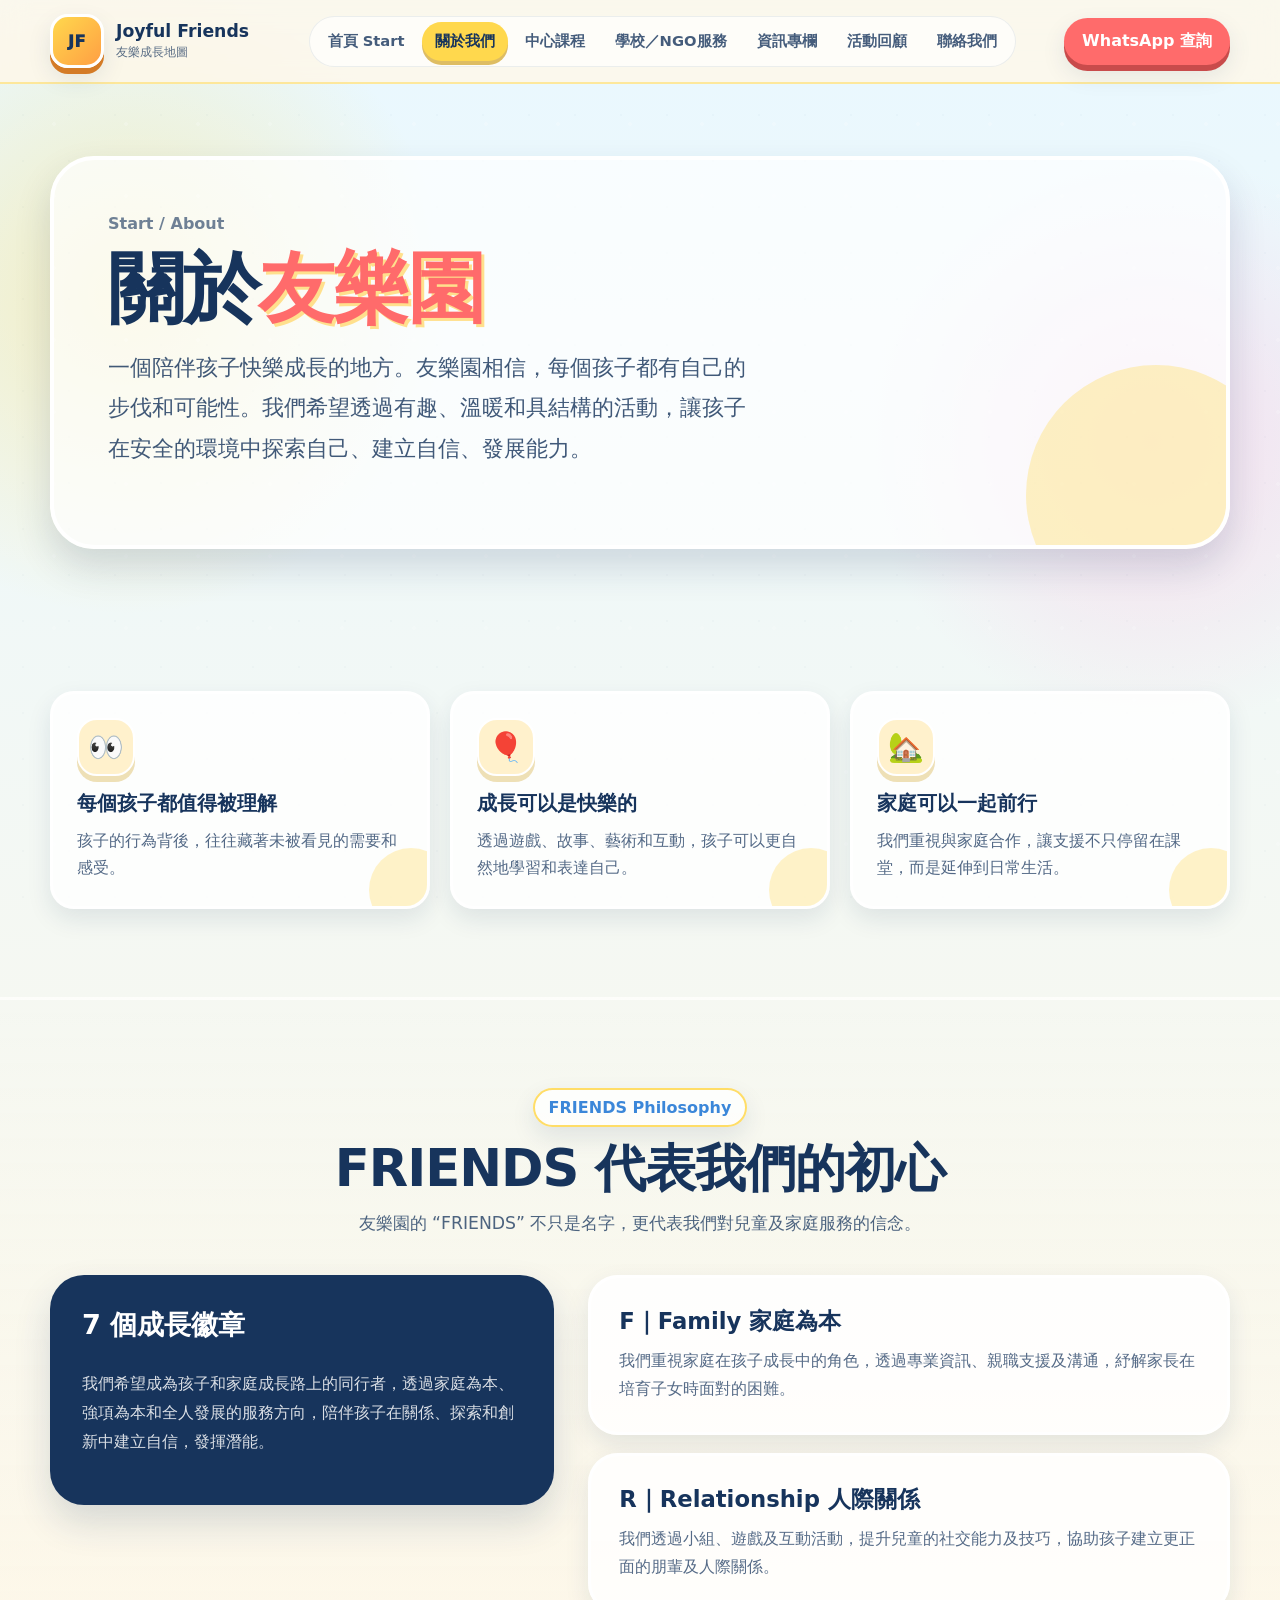
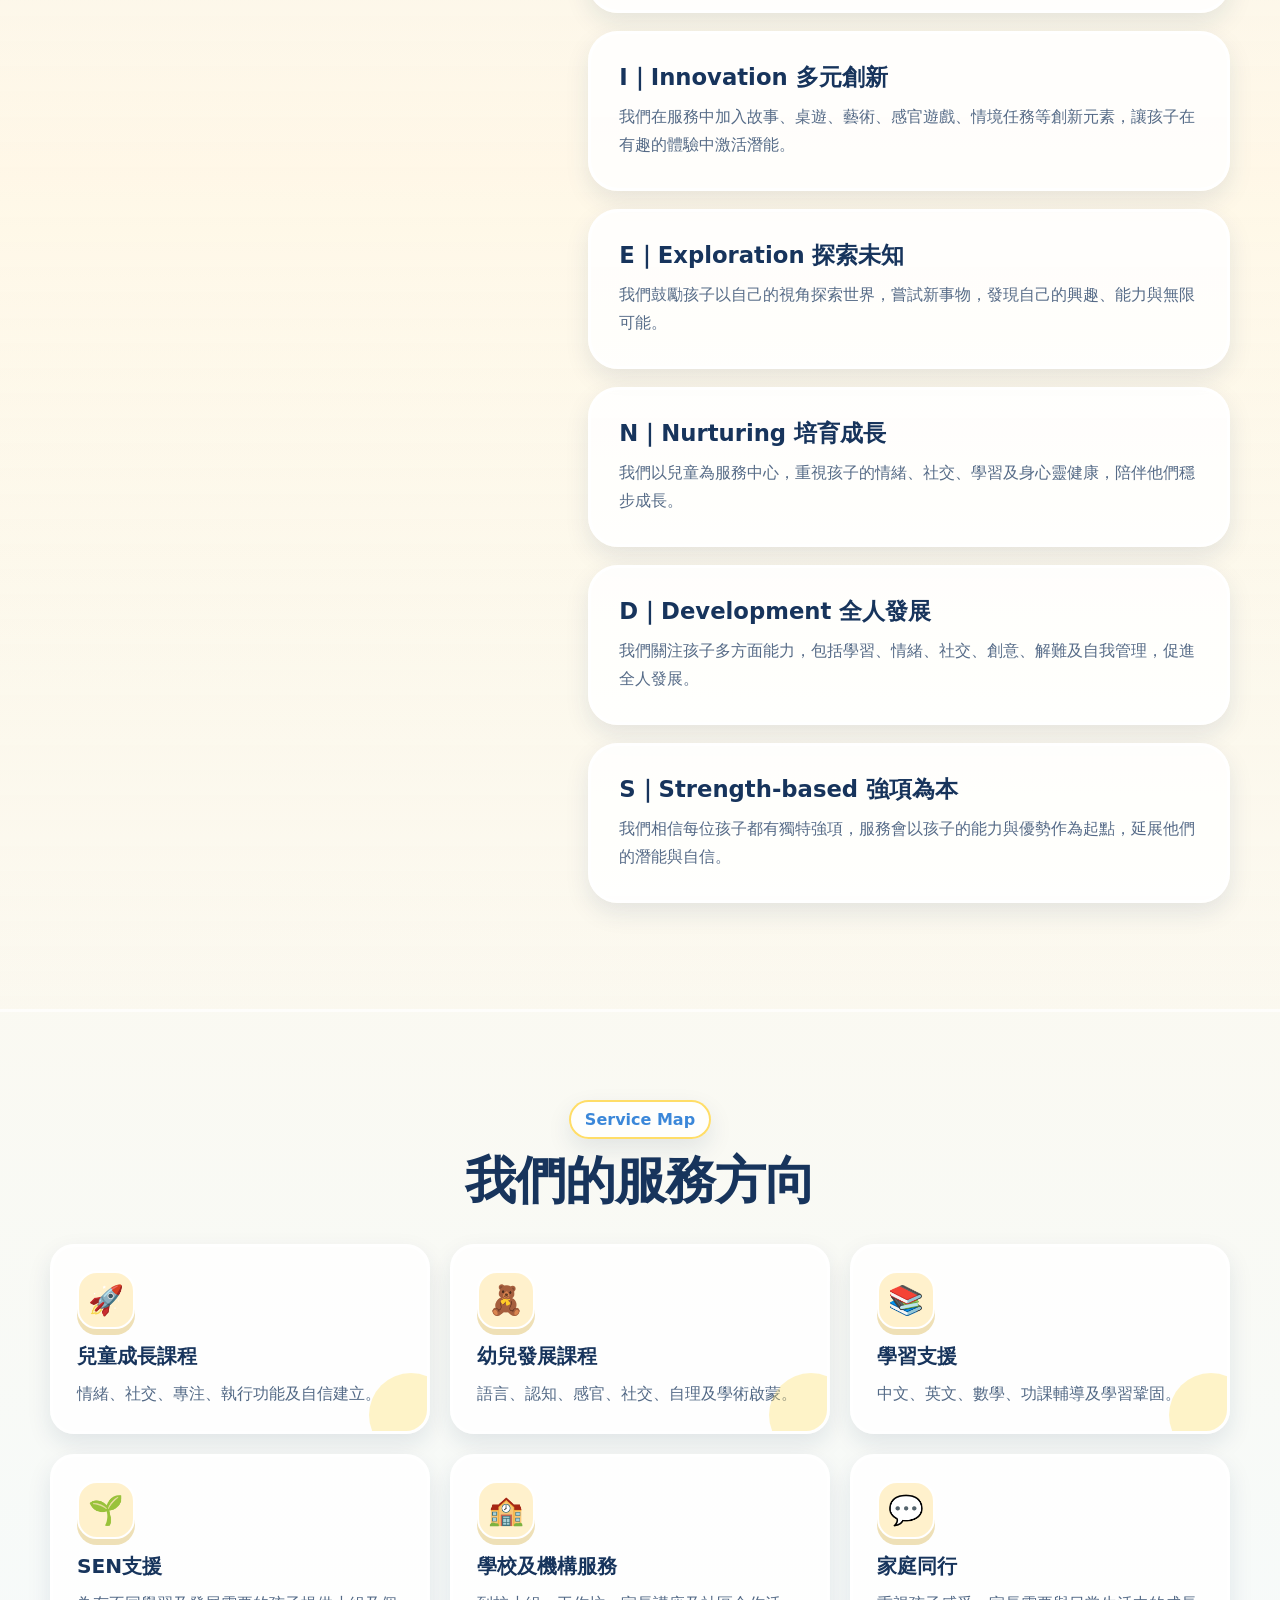
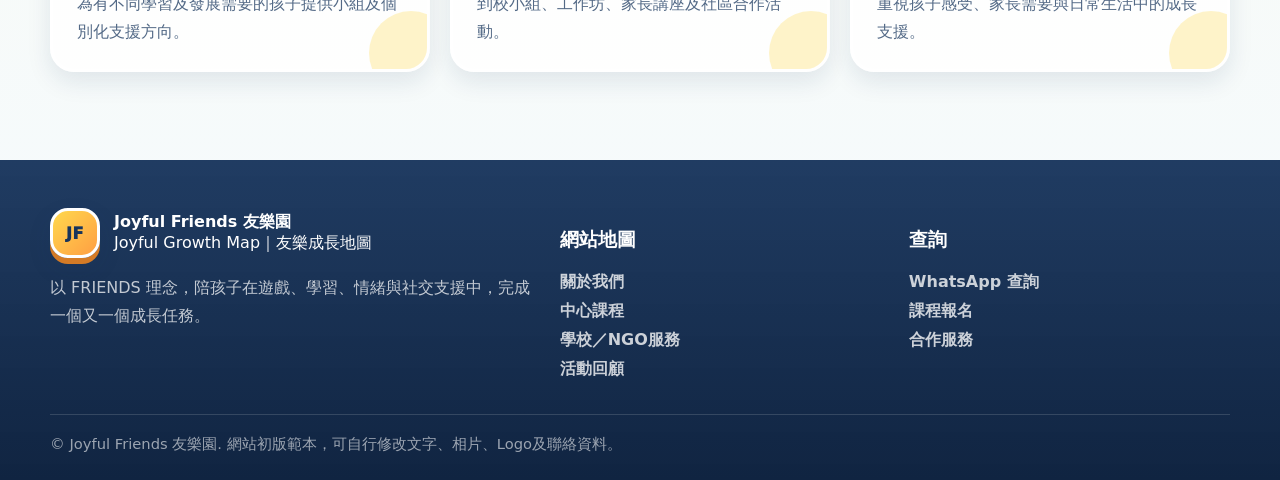
<file: about.html>
<!doctype html>
<html lang="zh-Hant-HK">
<head>
  <meta charset="utf-8">
  <meta name="viewport" content="width=device-width, initial-scale=1">
  <title>關於我們｜Joyful Friends 友樂園</title>
  <meta name="description" content="Joyful Friends 友樂園｜以 FRIENDS 理念，陪孩子完成一個又一個成長任務。">
  <style>
:root {
  --sky: #8dd8ff;
  --sky-deep: #3b87d9;
  --navy: #17345c;
  --cream: #fff8e8;
  --cream-2: #fff1cc;
  --yellow: #ffd84d;
  --orange: #ff9f43;
  --coral: #ff6b6b;
  --green: #6bd072;
  --mint: #b8f4d1;
  --blue: #4ca7ff;
  --purple: #9d7dff;
  --pink: #ff9ed1;
  --brown: #7a4b24;
  --white: #ffffff;
  --shadow: 0 18px 36px rgba(23, 52, 92, .16);
  --soft-shadow: 0 10px 24px rgba(23, 52, 92, .10);
  --radius-xl: 32px;
  --radius-lg: 24px;
  --radius-md: 18px;
  --radius-sm: 12px;
  --max: 1180px;
}

* { box-sizing: border-box; }
html { scroll-behavior: smooth; }
body {
  margin: 0;
  font-family: "PingFang HK", "PingFang TC", "Microsoft JhengHei", "Noto Sans TC", system-ui, -apple-system, BlinkMacSystemFont, sans-serif;
  color: var(--navy);
  background:
    radial-gradient(circle at 10% 8%, rgba(255, 216, 77, .35), transparent 20rem),
    radial-gradient(circle at 90% 12%, rgba(255, 158, 209, .30), transparent 18rem),
    linear-gradient(180deg, #e9f8ff 0%, #fff8e8 48%, #f4fbff 100%);
  min-height: 100vh;
  overflow-x: hidden;
}

body::before {
  content: "";
  position: fixed;
  inset: 0;
  pointer-events: none;
  background-image:
    radial-gradient(circle, rgba(23,52,92,.10) 1.5px, transparent 1.5px),
    radial-gradient(circle, rgba(255,255,255,.9) 2px, transparent 2px);
  background-size: 46px 46px, 72px 72px;
  background-position: 0 0, 18px 16px;
  opacity: .22;
  z-index: -2;
}

a { color: inherit; text-decoration: none; }
img { max-width: 100%; display: block; }
button, input, textarea { font: inherit; }

.container {
  width: min(calc(100% - 32px), var(--max));
  margin: 0 auto;
}

.skip-link {
  position: absolute;
  left: -999px;
  top: 12px;
  background: var(--navy);
  color: white;
  padding: 10px 14px;
  border-radius: 10px;
  z-index: 200;
}
.skip-link:focus { left: 12px; }

.site-header {
  position: sticky;
  top: 0;
  z-index: 100;
  padding: 14px 0;
  backdrop-filter: blur(14px);
  background: rgba(255, 248, 232, .78);
  border-bottom: 2px solid rgba(255, 216, 77, .50);
}

.nav-wrap {
  display: flex;
  align-items: center;
  justify-content: space-between;
  gap: 18px;
}

.brand {
  display: flex;
  align-items: center;
  gap: 12px;
  min-width: 210px;
}
.logo-mark {
  width: 54px;
  height: 54px;
  border-radius: 18px;
  display: grid;
  place-items: center;
  background: linear-gradient(135deg, var(--yellow), var(--orange));
  color: var(--navy);
  box-shadow: 0 6px 0 #d47b26, var(--soft-shadow);
  border: 3px solid #fff;
  font-weight: 1000;
  letter-spacing: .5px;
}
.logo-text strong { display: block; font-size: 1.08rem; line-height: 1.1; }
.logo-text span { display: block; font-size: .78rem; color: rgba(23,52,92,.72); margin-top: 3px; }

.main-nav {
  display: flex;
  align-items: center;
  gap: 4px;
  padding: 6px;
  border-radius: 999px;
  background: rgba(255,255,255,.68);
  box-shadow: inset 0 0 0 1px rgba(23,52,92,.08);
}
.main-nav a {
  padding: 10px 13px;
  border-radius: 999px;
  font-weight: 800;
  font-size: .92rem;
  color: rgba(23,52,92,.80);
  transition: transform .2s ease, background .2s ease, color .2s ease;
  white-space: nowrap;
}
.main-nav a:hover { transform: translateY(-2px); background: rgba(255,216,77,.35); }
.main-nav a.active { color: var(--navy); background: var(--yellow); box-shadow: 0 4px 0 rgba(205, 154, 19, .65); }

.nav-actions { display: flex; align-items: center; gap: 10px; }
.btn,
.inline-link {
  display: inline-flex;
  align-items: center;
  justify-content: center;
  gap: 8px;
  padding: 13px 18px;
  border-radius: 999px;
  font-weight: 900;
  border: 0;
  cursor: pointer;
  transition: transform .2s ease, box-shadow .2s ease, filter .2s ease;
}
.btn:hover, .inline-link:hover { transform: translateY(-3px); filter: brightness(1.03); }
.btn-primary { background: var(--coral); color: white; box-shadow: 0 6px 0 #c84b4b, var(--soft-shadow); }
.btn-secondary { background: var(--yellow); color: var(--navy); box-shadow: 0 6px 0 #cfa52d, var(--soft-shadow); }
.btn-green { background: var(--green); color: var(--navy); box-shadow: 0 6px 0 #43a84d, var(--soft-shadow); }
.btn-ghost { background: white; color: var(--navy); border: 2px solid rgba(23,52,92,.12); box-shadow: var(--soft-shadow); }
.menu-toggle {
  display: none;
  width: 46px;
  height: 46px;
  border-radius: 14px;
  border: 0;
  background: var(--white);
  box-shadow: var(--soft-shadow);
  font-size: 1.25rem;
}

main { overflow: hidden; }
.section { padding: 88px 0; position: relative; }
.section-tight { padding: 58px 0; }

.eyebrow {
  display: inline-flex;
  align-items: center;
  gap: 8px;
  padding: 8px 14px;
  border-radius: 999px;
  background: rgba(255,255,255,.78);
  border: 2px solid rgba(255,216,77,.85);
  box-shadow: var(--soft-shadow);
  font-weight: 900;
  color: var(--sky-deep);
}

.hero {
  padding: 86px 0 70px;
  min-height: 720px;
  display: flex;
  align-items: center;
}
.hero-grid {
  display: grid;
  grid-template-columns: 1.02fr .98fr;
  align-items: center;
  gap: 46px;
}
.hero h1,
.page-hero h1 {
  margin: 18px 0 18px;
  font-size: clamp(2.5rem, 6vw, 5.3rem);
  line-height: .98;
  letter-spacing: -2px;
}
.hero h1 .highlight,
.page-hero h1 .highlight { color: var(--coral); text-shadow: 3px 3px 0 #ffe08d; }
.hero-lead,
.page-lead {
  font-size: clamp(1.08rem, 2vw, 1.36rem);
  line-height: 1.85;
  color: rgba(23,52,92,.82);
  max-width: 650px;
}
.hero-buttons { display: flex; flex-wrap: wrap; gap: 14px; margin-top: 30px; }
.hero-stats {
  display: grid;
  grid-template-columns: repeat(3, 1fr);
  gap: 12px;
  margin-top: 30px;
  max-width: 620px;
}
.stat-card {
  background: rgba(255,255,255,.76);
  border: 2px solid rgba(255,255,255,.9);
  border-radius: 22px;
  padding: 16px;
  box-shadow: var(--soft-shadow);
}
.stat-card strong { display: block; font-size: 1.35rem; }
.stat-card span { font-weight: 800; color: rgba(23,52,92,.68); font-size: .86rem; }

.map-stage {
  position: relative;
  min-height: 555px;
  border-radius: 42px;
  background:
    radial-gradient(circle at 28% 20%, rgba(255,255,255,.9), transparent 6rem),
    radial-gradient(circle at 70% 18%, rgba(255,216,77,.65), transparent 7rem),
    linear-gradient(180deg, #aee8ff 0%, #d7f7ff 48%, #b9efb5 48%, #9bdc84 100%);
  box-shadow: var(--shadow);
  border: 5px solid #fff;
  overflow: hidden;
}
.map-stage::before {
  content: "";
  position: absolute;
  left: -10%;
  right: -10%;
  bottom: -58px;
  height: 190px;
  border-radius: 50% 50% 0 0;
  background: linear-gradient(180deg, #9ade78, #65b95c);
  box-shadow: inset 0 18px 0 rgba(255,255,255,.18);
}
.map-path {
  position: absolute;
  inset: 0;
  background-image: url('../img/growth-map.svg');
  background-size: 92% auto;
  background-repeat: no-repeat;
  background-position: center 62%;
}
.cloud {
  position: absolute;
  background: white;
  border-radius: 999px;
  opacity: .88;
  box-shadow: 0 8px 0 rgba(255,255,255,.4);
}
.cloud::before, .cloud::after {
  content: "";
  position: absolute;
  background: white;
  border-radius: 50%;
}
.cloud-one { width: 124px; height: 42px; top: 56px; left: 48px; }
.cloud-one::before { width: 58px; height: 58px; left: 22px; top: -24px; }
.cloud-one::after { width: 46px; height: 46px; right: 22px; top: -16px; }
.cloud-two { width: 104px; height: 36px; top: 100px; right: 54px; }
.cloud-two::before { width: 50px; height: 50px; left: 16px; top: -20px; }
.cloud-two::after { width: 38px; height: 38px; right: 18px; top: -13px; }
.float-star { position: absolute; font-size: 2.2rem; filter: drop-shadow(0 4px 0 rgba(23,52,92,.12)); animation: floaty 4s ease-in-out infinite; }
.star-a { top: 46px; right: 174px; }
.star-b { bottom: 128px; left: 36px; animation-delay: -1s; }
.star-c { bottom: 220px; right: 44px; animation-delay: -2s; }
@keyframes floaty { 0%,100%{ transform: translateY(0) rotate(-4deg);} 50%{ transform: translateY(-12px) rotate(4deg);} }

.level-pin {
  position: absolute;
  width: 112px;
  padding: 12px 10px;
  text-align: center;
  background: white;
  border: 3px solid var(--navy);
  border-radius: 20px;
  box-shadow: 0 8px 0 rgba(23,52,92,.20);
  font-weight: 1000;
  transform: rotate(-3deg);
}
.level-pin span { display: block; font-size: 1.55rem; }
.level-pin small { display: block; color: rgba(23,52,92,.70); }
.pin-1 { left: 72px; bottom: 124px; background: #fff2f2; }
.pin-2 { left: 222px; top: 188px; background: #fff7c7; transform: rotate(4deg); }
.pin-3 { right: 186px; bottom: 158px; background: #e7fff0; transform: rotate(2deg); }
.pin-4 { right: 64px; top: 168px; background: #edf4ff; transform: rotate(-5deg); }
.character {
  position: absolute;
  left: 40px;
  bottom: 54px;
  width: 88px;
  height: 88px;
  border-radius: 50% 50% 42% 42%;
  background: linear-gradient(180deg, #ffdca5, #ffb367);
  border: 4px solid #fff;
  box-shadow: 0 10px 0 rgba(23,52,92,.18);
}
.character::before {
  content: "😊";
  position: absolute;
  font-size: 2.3rem;
  left: 18px;
  top: 14px;
}
.flag-finish {
  position: absolute;
  right: 78px;
  bottom: 70px;
  width: 86px;
  height: 136px;
}
.flag-finish::before {
  content: "";
  position: absolute;
  left: 12px;
  top: 0;
  width: 8px;
  height: 132px;
  background: var(--navy);
  border-radius: 999px;
}
.flag-finish::after {
  content: "GOAL";
  position: absolute;
  left: 20px;
  top: 8px;
  width: 64px;
  height: 42px;
  background: var(--coral);
  color: white;
  display: grid;
  place-items: center;
  font-weight: 1000;
  border-radius: 0 12px 12px 0;
  box-shadow: 0 5px 0 #c84b4b;
}

.section-head {
  text-align: center;
  max-width: 780px;
  margin: 0 auto 36px;
}
.section-head.left { text-align: left; margin-left: 0; }
.section-head h2 {
  margin: 14px 0 12px;
  font-size: clamp(2rem, 4vw, 3.35rem);
  line-height: 1.08;
  letter-spacing: -1px;
}
.section-head p {
  margin: 0;
  font-size: 1.08rem;
  line-height: 1.8;
  color: rgba(23,52,92,.76);
}

.grid-4, .grid-3, .grid-2, .grid-6 {
  display: grid;
  gap: 20px;
}
.grid-4 { grid-template-columns: repeat(4, 1fr); }
.grid-3 { grid-template-columns: repeat(3, 1fr); }
.grid-2 { grid-template-columns: repeat(2, 1fr); }
.grid-6 { grid-template-columns: repeat(6, 1fr); }

.card {
  background: rgba(255,255,255,.82);
  border: 3px solid #fff;
  border-radius: var(--radius-lg);
  padding: 24px;
  box-shadow: var(--soft-shadow);
  position: relative;
  overflow: hidden;
}
.card::after {
  content: "";
  position: absolute;
  width: 84px;
  height: 84px;
  right: -26px;
  bottom: -26px;
  border-radius: 50%;
  background: rgba(255,216,77,.30);
}
.card h3 { margin: 0 0 10px; font-size: 1.26rem; }
.card p { margin: 0; color: rgba(23,52,92,.74); line-height: 1.72; }
.icon-bubble {
  width: 58px;
  height: 58px;
  border-radius: 20px;
  display: grid;
  place-items: center;
  margin-bottom: 14px;
  font-size: 1.8rem;
  background: var(--cream-2);
  box-shadow: 0 6px 0 rgba(207,165,45,.34);
  border: 2px solid #fff;
}
.level-card { border-color: rgba(255,255,255,.9); min-height: 260px; }
.level-card .level-label {
  display: inline-flex;
  padding: 6px 11px;
  border-radius: 999px;
  background: var(--navy);
  color: white;
  font-size: .82rem;
  font-weight: 900;
  margin-bottom: 12px;
}
.level-card:nth-child(1) { background: linear-gradient(180deg, #fff, #fff2f2); }
.level-card:nth-child(2) { background: linear-gradient(180deg, #fff, #fff8d7); }
.level-card:nth-child(3) { background: linear-gradient(180deg, #fff, #eafff1); }
.level-card:nth-child(4) { background: linear-gradient(180deg, #fff, #eff6ff); }

.route-card {
  min-height: 330px;
  padding: 28px;
  display: flex;
  flex-direction: column;
  justify-content: space-between;
  background: linear-gradient(180deg, rgba(255,255,255,.92), rgba(255,248,232,.86));
}
.route-top { display: flex; align-items: flex-start; justify-content: space-between; gap: 14px; }
.route-badge {
  display: inline-flex;
  padding: 7px 12px;
  border-radius: 999px;
  font-weight: 900;
  background: var(--mint);
  color: var(--navy);
}
.route-emoji { font-size: 3rem; filter: drop-shadow(0 5px 0 rgba(23,52,92,.10)); }
.route-card h3 { font-size: 1.7rem; margin: 20px 0 12px; }
.route-card p { margin-bottom: 20px; }
.route-card .inline-link { align-self: flex-start; background: var(--navy); color: white; padding: 10px 14px; }

.badge-wall {
  display: grid;
  grid-template-columns: repeat(7, 1fr);
  gap: 14px;
  align-items: stretch;
}
.friend-badge {
  background: white;
  border: 3px solid #fff;
  border-radius: 26px;
  padding: 16px 12px;
  text-align: center;
  box-shadow: 0 8px 0 rgba(23,52,92,.10), var(--soft-shadow);
  transition: transform .2s ease;
}
.friend-badge:hover { transform: translateY(-6px) rotate(-1deg); }
.friend-letter {
  width: 58px;
  height: 58px;
  border-radius: 20px;
  display: grid;
  place-items: center;
  margin: 0 auto 10px;
  color: white;
  font-size: 1.9rem;
  font-weight: 1000;
  box-shadow: 0 6px 0 rgba(23,52,92,.18);
}
.friend-badge:nth-child(1) .friend-letter { background: var(--coral); }
.friend-badge:nth-child(2) .friend-letter { background: var(--orange); }
.friend-badge:nth-child(3) .friend-letter { background: var(--yellow); color: var(--navy); }
.friend-badge:nth-child(4) .friend-letter { background: var(--green); }
.friend-badge:nth-child(5) .friend-letter { background: var(--blue); }
.friend-badge:nth-child(6) .friend-letter { background: var(--purple); }
.friend-badge:nth-child(7) .friend-letter { background: var(--pink); }
.friend-badge strong { display: block; font-size: .98rem; line-height: 1.25; }
.friend-badge span { display: block; margin-top: 5px; color: rgba(23,52,92,.65); font-weight: 800; font-size: .82rem; }

.feature-band {
  background:
    linear-gradient(135deg, rgba(255,216,77,.25), rgba(141,216,255,.24)),
    rgba(255,255,255,.70);
  border-top: 3px solid rgba(255,255,255,.7);
  border-bottom: 3px solid rgba(255,255,255,.7);
}

.course-card {
  min-height: 312px;
  display: flex;
  flex-direction: column;
  justify-content: space-between;
}
.course-tag {
  display: inline-flex;
  width: fit-content;
  padding: 7px 12px;
  border-radius: 999px;
  background: rgba(76,167,255,.14);
  color: var(--sky-deep);
  font-weight: 900;
  font-size: .86rem;
  margin-bottom: 12px;
}
.course-card h3 { font-size: 1.38rem; }
.card-actions { display: flex; flex-wrap: wrap; gap: 10px; margin-top: 20px; }
.small-btn {
  display: inline-flex;
  padding: 9px 12px;
  border-radius: 999px;
  font-weight: 900;
  background: var(--cream-2);
  border: 2px solid white;
}

.upgrade-list {
  display: grid;
  grid-template-columns: repeat(4, 1fr);
  gap: 18px;
}
.upgrade-item {
  background: white;
  border: 3px solid rgba(255,255,255,.85);
  border-radius: 28px;
  padding: 24px;
  box-shadow: var(--soft-shadow);
}
.upgrade-item strong { display: block; font-size: 1.24rem; margin-bottom: 8px; }
.upgrade-item p { margin: 0; line-height: 1.7; color: rgba(23,52,92,.72); }

.gallery-strip {
  display: grid;
  grid-template-columns: repeat(3, 1fr);
  gap: 20px;
}
.memory-card {
  background: white;
  border-radius: 30px;
  overflow: hidden;
  box-shadow: var(--soft-shadow);
  border: 3px solid #fff;
}
.memory-visual {
  height: 190px;
  display: grid;
  place-items: center;
  font-size: 4rem;
  background:
    radial-gradient(circle at 20% 20%, rgba(255,255,255,.9), transparent 4rem),
    linear-gradient(135deg, #ffe08d, #9ee7ff);
}
.memory-card:nth-child(2) .memory-visual { background: linear-gradient(135deg, #ffb5d9, #ffe7a8); }
.memory-card:nth-child(3) .memory-visual { background: linear-gradient(135deg, #b9f5c8, #b7d9ff); }
.memory-content { padding: 22px; }
.memory-content h3 { margin: 0 0 8px; }
.memory-content p { margin: 0; line-height: 1.7; color: rgba(23,52,92,.72); }

.cta-box {
  position: relative;
  padding: 48px;
  border-radius: 42px;
  background:
    radial-gradient(circle at 10% 20%, rgba(255,255,255,.85), transparent 8rem),
    linear-gradient(135deg, var(--navy), #2767b0);
  color: white;
  box-shadow: var(--shadow);
  overflow: hidden;
}
.cta-box::after {
  content: "⭐ 🚀 🎮 🌈";
  position: absolute;
  right: 34px;
  top: 30px;
  font-size: 3rem;
  opacity: .28;
}
.cta-box h2 { margin: 0 0 14px; font-size: clamp(2rem, 4vw, 3.35rem); }
.cta-box p { color: rgba(255,255,255,.86); max-width: 740px; line-height: 1.8; font-size: 1.08rem; }
.cta-box .btn { margin-top: 10px; }

.page-hero {
  padding: 72px 0 54px;
  position: relative;
}
.page-hero-card {
  border-radius: 44px;
  padding: 54px;
  background: rgba(255,255,255,.70);
  border: 4px solid #fff;
  box-shadow: var(--shadow);
  position: relative;
  overflow: hidden;
}
.page-hero-card::after {
  content: "";
  position: absolute;
  right: -60px;
  bottom: -80px;
  width: 260px;
  height: 260px;
  border-radius: 50%;
  background: rgba(255,216,77,.32);
}
.breadcrumb { font-weight: 900; color: rgba(23,52,92,.62); }

.two-col {
  display: grid;
  grid-template-columns: .88fr 1.12fr;
  gap: 34px;
  align-items: start;
}
.note-card {
  background: var(--navy);
  color: white;
  border-radius: 34px;
  padding: 32px;
  box-shadow: var(--shadow);
  position: sticky;
  top: 104px;
}
.note-card h3 { margin-top: 0; font-size: 1.7rem; }
.note-card p { line-height: 1.8; color: rgba(255,255,255,.84); }

.long-card {
  background: rgba(255,255,255,.84);
  border: 3px solid white;
  border-radius: 30px;
  padding: 28px;
  box-shadow: var(--soft-shadow);
  margin-bottom: 18px;
}
.long-card h3 { margin: 0 0 10px; font-size: 1.42rem; }
.long-card p { margin: 0; line-height: 1.78; color: rgba(23,52,92,.73); }

.pill-list { display: flex; flex-wrap: wrap; gap: 10px; margin-top: 18px; }
.pill {
  display: inline-flex;
  padding: 9px 13px;
  border-radius: 999px;
  background: white;
  border: 2px solid rgba(23,52,92,.09);
  box-shadow: 0 4px 0 rgba(23,52,92,.06);
  font-weight: 900;
}

.service-card { min-height: 258px; }
.service-card h3 span { display: block; font-size: .86rem; color: rgba(23,52,92,.58); margin-top: 4px; }
.topic-card { min-height: 232px; }

.mission-path {
  display: grid;
  grid-template-columns: repeat(4, 1fr);
  gap: 14px;
  position: relative;
}
.path-step {
  position: relative;
  background: white;
  border: 3px solid #fff;
  border-radius: 28px;
  padding: 24px;
  box-shadow: var(--soft-shadow);
}
.path-number {
  width: 48px;
  height: 48px;
  border-radius: 16px;
  display: grid;
  place-items: center;
  background: var(--yellow);
  color: var(--navy);
  font-weight: 1000;
  font-size: 1.3rem;
  box-shadow: 0 6px 0 #cfa52d;
  margin-bottom: 14px;
}
.path-step h3 { margin: 0 0 8px; }
.path-step p { margin: 0; color: rgba(23,52,92,.72); line-height: 1.7; }

.article-card { display: flex; flex-direction: column; gap: 14px; }
.article-meta { font-weight: 900; color: var(--sky-deep); }
.article-card h3 { font-size: 1.35rem; }

.contact-grid {
  display: grid;
  grid-template-columns: .9fr 1.1fr;
  gap: 26px;
}
.contact-card {
  background: white;
  border: 3px solid #fff;
  border-radius: 32px;
  padding: 28px;
  box-shadow: var(--soft-shadow);
}
.contact-row {
  display: grid;
  grid-template-columns: 112px 1fr;
  gap: 12px;
  padding: 14px 0;
  border-bottom: 1px dashed rgba(23,52,92,.16);
}
.contact-row:last-child { border-bottom: 0; }
.contact-row strong { color: rgba(23,52,92,.62); }
.form-preview {
  background: rgba(255,255,255,.84);
  border: 3px solid #fff;
  border-radius: 32px;
  padding: 28px;
  box-shadow: var(--soft-shadow);
}
.form-preview label { display: block; font-weight: 900; margin: 14px 0 8px; }
.form-preview input, .form-preview textarea, .form-preview select {
  width: 100%;
  border: 2px solid rgba(23,52,92,.12);
  border-radius: 16px;
  padding: 13px 14px;
  background: #fff;
  color: var(--navy);
}
.form-preview textarea { min-height: 120px; resize: vertical; }

.site-footer {
  padding: 48px 0 26px;
  background: linear-gradient(180deg, rgba(23,52,92,.96), #102441);
  color: white;
}
.footer-grid {
  display: grid;
  grid-template-columns: 1.2fr .8fr .8fr;
  gap: 28px;
  margin-bottom: 34px;
}
.footer-brand { display: flex; gap: 14px; align-items: center; margin-bottom: 14px; }
.footer-brand .logo-mark { width: 50px; height: 50px; }
.site-footer p { color: rgba(255,255,255,.74); line-height: 1.7; }
.footer-links { display: grid; gap: 8px; }
.footer-links a { color: rgba(255,255,255,.78); font-weight: 800; }
.footer-links a:hover { color: var(--yellow); }
.footer-bottom { border-top: 1px solid rgba(255,255,255,.14); padding-top: 20px; color: rgba(255,255,255,.58); font-size: .92rem; }

.reveal { opacity: 0; transform: translateY(18px); transition: opacity .6s ease, transform .6s ease; }
.reveal.is-visible { opacity: 1; transform: translateY(0); }

@media (max-width: 1080px) {
  .main-nav {
    position: fixed;
    inset: 84px 16px auto 16px;
    display: none;
    flex-direction: column;
    align-items: stretch;
    border-radius: 24px;
    padding: 14px;
    background: rgba(255,255,255,.96);
    box-shadow: var(--shadow);
  }
  .main-nav.open { display: flex; }
  .main-nav a { border-radius: 16px; padding: 14px; }
  .menu-toggle { display: grid; place-items: center; }
  .nav-actions .btn-primary { display: none; }
  .hero-grid, .two-col, .contact-grid { grid-template-columns: 1fr; }
  .map-stage { min-height: 500px; }
  .grid-4 { grid-template-columns: repeat(2, 1fr); }
  .grid-6 { grid-template-columns: repeat(3, 1fr); }
  .badge-wall { grid-template-columns: repeat(4, 1fr); }
  .upgrade-list { grid-template-columns: repeat(2, 1fr); }
  .mission-path { grid-template-columns: repeat(2, 1fr); }
  .note-card { position: static; }
}

@media (max-width: 760px) {
  .container { width: min(calc(100% - 24px), var(--max)); }
  .site-header { padding: 10px 0; }
  .brand { min-width: auto; }
  .logo-text span { display: none; }
  .hero { padding: 44px 0 42px; min-height: auto; }
  .hero h1, .page-hero h1 { letter-spacing: -1px; }
  .hero-stats, .grid-3, .grid-4, .grid-2, .grid-6, .badge-wall, .upgrade-list, .gallery-strip, .mission-path, .footer-grid { grid-template-columns: 1fr; }
  .section { padding: 58px 0; }
  .map-stage { min-height: 420px; border-radius: 30px; }
  .level-pin { width: 92px; font-size: .86rem; }
  .pin-2 { left: 150px; }
  .pin-3 { right: 112px; }
  .pin-4 { right: 24px; }
  .page-hero-card, .cta-box { padding: 30px 22px; border-radius: 30px; }
  .contact-row { grid-template-columns: 1fr; gap: 4px; }
  .hero-buttons .btn { width: 100%; }
}


/* Colour-safe patch: stronger Joyful Growth Map palette */
.hero { background: linear-gradient(135deg, rgba(141,216,255,.88), rgba(255,216,77,.58) 45%, rgba(255,158,209,.38)); }
.section:nth-of-type(odd) { background: linear-gradient(180deg, rgba(255,255,255,.0), rgba(255,248,232,.25)); }
.card, .memory-card, .friend-badge, .upgrade-item, .contact-card, .theme-card, .process-step { border: 3px solid rgba(255,255,255,.9); }
.friend-letter { background: linear-gradient(135deg, #ff6b6b, #ffd84d 55%, #4ca7ff); }
.level-card:nth-child(1) .icon-bubble { background: linear-gradient(135deg, #ffd84d, #ff9f43); }
.level-card:nth-child(2) .icon-bubble { background: linear-gradient(135deg, #4ca7ff, #9d7dff); }
.level-card:nth-child(3) .icon-bubble { background: linear-gradient(135deg, #6bd072, #b8f4d1); }
.level-card:nth-child(4) .icon-bubble { background: linear-gradient(135deg, #ff9ed1, #ff6b6b); }

  </style>
</head>
<body>
  <a class="skip-link" href="#main">跳到主要內容</a>
  <header class="site-header">
    <div class="container nav-wrap">
      <a class="brand" href="index.html" aria-label="Joyful Friends 友樂園首頁">
        <span class="logo-mark">JF</span>
        <span class="logo-text"><strong>Joyful Friends</strong><span>友樂成長地圖</span></span>
      </a>
      <nav class="main-nav" aria-label="主要選單">
        <a href="index.html" class="">首頁 Start</a>
<a href="about.html" class="active">關於我們</a>
<a href="courses.html" class="">中心課程</a>
<a href="support.html" class="">學校／NGO服務</a>
<a href="tips.html" class="">資訊專欄</a>
<a href="gallery.html" class="">活動回顧</a>
<a href="contact.html" class="">聯絡我們</a>
      </nav>
      <div class="nav-actions">
        <a class="btn btn-primary" href="contact.html">WhatsApp 查詢</a>
        <button class="menu-toggle" type="button" aria-label="開啟選單" aria-expanded="false">☰</button>
      </div>
    </div>
  </header>
  <main id="main">

    <section class="page-hero">
      <div class="container">
        <div class="page-hero-card reveal">
          <div class="breadcrumb">Start / About</div>
          <h1>關於<span class="highlight">友樂園</span></h1>
          <p class="page-lead">一個陪伴孩子快樂成長的地方。友樂園相信，每個孩子都有自己的步伐和可能性。我們希望透過有趣、溫暖和具結構的活動，讓孩子在安全的環境中探索自己、建立自信、發展能力。</p>
        </div>
      </div>
    </section>

    <section class="section">
      <div class="container grid-3">
        <article class="card reveal"><div class="icon-bubble">👀</div><h3>每個孩子都值得被理解</h3><p>孩子的行為背後，往往藏著未被看見的需要和感受。</p></article>
        <article class="card reveal"><div class="icon-bubble">🎈</div><h3>成長可以是快樂的</h3><p>透過遊戲、故事、藝術和互動，孩子可以更自然地學習和表達自己。</p></article>
        <article class="card reveal"><div class="icon-bubble">🏡</div><h3>家庭可以一起前行</h3><p>我們重視與家庭合作，讓支援不只停留在課堂，而是延伸到日常生活。</p></article>
      </div>
    </section>

    <section class="section feature-band">
      <div class="container">
        <div class="section-head reveal"><span class="eyebrow">FRIENDS Philosophy</span><h2>FRIENDS 代表我們的初心</h2><p>友樂園的 “FRIENDS” 不只是名字，更代表我們對兒童及家庭服務的信念。</p></div>
        <div class="two-col">
          <aside class="note-card reveal"><h3>7 個成長徽章</h3><p>我們希望成為孩子和家庭成長路上的同行者，透過家庭為本、強項為本和全人發展的服務方向，陪伴孩子在關係、探索和創新中建立自信，發揮潛能。</p></aside>
          <div>
            <div class="long-card reveal"><h3>F｜Family 家庭為本</h3><p>我們重視家庭在孩子成長中的角色，透過專業資訊、親職支援及溝通，紓解家長在培育子女時面對的困難。</p></div>
            <div class="long-card reveal"><h3>R｜Relationship 人際關係</h3><p>我們透過小組、遊戲及互動活動，提升兒童的社交能力及技巧，協助孩子建立更正面的朋輩及人際關係。</p></div>
            <div class="long-card reveal"><h3>I｜Innovation 多元創新</h3><p>我們在服務中加入故事、桌遊、藝術、感官遊戲、情境任務等創新元素，讓孩子在有趣的體驗中激活潛能。</p></div>
            <div class="long-card reveal"><h3>E｜Exploration 探索未知</h3><p>我們鼓勵孩子以自己的視角探索世界，嘗試新事物，發現自己的興趣、能力與無限可能。</p></div>
            <div class="long-card reveal"><h3>N｜Nurturing 培育成長</h3><p>我們以兒童為服務中心，重視孩子的情緒、社交、學習及身心靈健康，陪伴他們穩步成長。</p></div>
            <div class="long-card reveal"><h3>D｜Development 全人發展</h3><p>我們關注孩子多方面能力，包括學習、情緒、社交、創意、解難及自我管理，促進全人發展。</p></div>
            <div class="long-card reveal"><h3>S｜Strength-based 強項為本</h3><p>我們相信每位孩子都有獨特強項，服務會以孩子的能力與優勢作為起點，延展他們的潛能與自信。</p></div>
          </div>
        </div>
      </div>
    </section>

    <section class="section">
      <div class="container">
        <div class="section-head reveal"><span class="eyebrow">Service Map</span><h2>我們的服務方向</h2></div>
        <div class="grid-3">
          <article class="card reveal"><div class="icon-bubble">🚀</div><h3>兒童成長課程</h3><p>情緒、社交、專注、執行功能及自信建立。</p></article>
          <article class="card reveal"><div class="icon-bubble">🧸</div><h3>幼兒發展課程</h3><p>語言、認知、感官、社交、自理及學術啟蒙。</p></article>
          <article class="card reveal"><div class="icon-bubble">📚</div><h3>學習支援</h3><p>中文、英文、數學、功課輔導及學習鞏固。</p></article>
          <article class="card reveal"><div class="icon-bubble">🌱</div><h3>SEN支援</h3><p>為有不同學習及發展需要的孩子提供小組及個別化支援方向。</p></article>
          <article class="card reveal"><div class="icon-bubble">🏫</div><h3>學校及機構服務</h3><p>到校小組、工作坊、家長講座及社區合作活動。</p></article>
          <article class="card reveal"><div class="icon-bubble">💬</div><h3>家庭同行</h3><p>重視孩子感受、家長需要與日常生活中的成長支援。</p></article>
        </div>
      </div>
    </section>

  </main>
  <footer class="site-footer">
    <div class="container">
      <div class="footer-grid">
        <div>
          <div class="footer-brand">
            <span class="logo-mark">JF</span>
            <div><strong>Joyful Friends 友樂園</strong><br><span>Joyful Growth Map｜友樂成長地圖</span></div>
          </div>
          <p>以 FRIENDS 理念，陪孩子在遊戲、學習、情緒與社交支援中，完成一個又一個成長任務。</p>
        </div>
        <div>
          <h3>網站地圖</h3>
          <div class="footer-links">
            <a href="about.html">關於我們</a>
            <a href="courses.html">中心課程</a>
            <a href="support.html">學校／NGO服務</a>
            <a href="gallery.html">活動回顧</a>
          </div>
        </div>
        <div>
          <h3>查詢</h3>
          <div class="footer-links">
            <a href="contact.html">WhatsApp 查詢</a>
            <a href="contact.html">課程報名</a>
            <a href="contact.html">合作服務</a>
          </div>
        </div>
      </div>
      <div class="footer-bottom">© Joyful Friends 友樂園. 網站初版範本，可自行修改文字、相片、Logo及聯絡資料。</div>
    </div>
  </footer>
  <script>
const menuToggle = document.querySelector('.menu-toggle');
const mainNav = document.querySelector('.main-nav');

if (menuToggle && mainNav) {
  menuToggle.addEventListener('click', () => {
    const isOpen = mainNav.classList.toggle('open');
    menuToggle.setAttribute('aria-expanded', String(isOpen));
    menuToggle.textContent = isOpen ? '✕' : '☰';
  });

  mainNav.querySelectorAll('a').forEach((link) => {
    link.addEventListener('click', () => {
      mainNav.classList.remove('open');
      menuToggle.setAttribute('aria-expanded', 'false');
      menuToggle.textContent = '☰';
    });
  });
}

const revealItems = document.querySelectorAll('.reveal');
const observer = new IntersectionObserver((entries) => {
  entries.forEach((entry) => {
    if (entry.isIntersecting) {
      entry.target.classList.add('is-visible');
      observer.unobserve(entry.target);
    }
  });
}, { threshold: 0.12 });

revealItems.forEach((item) => observer.observe(item));

  </script>
</body>
</html>
</file>
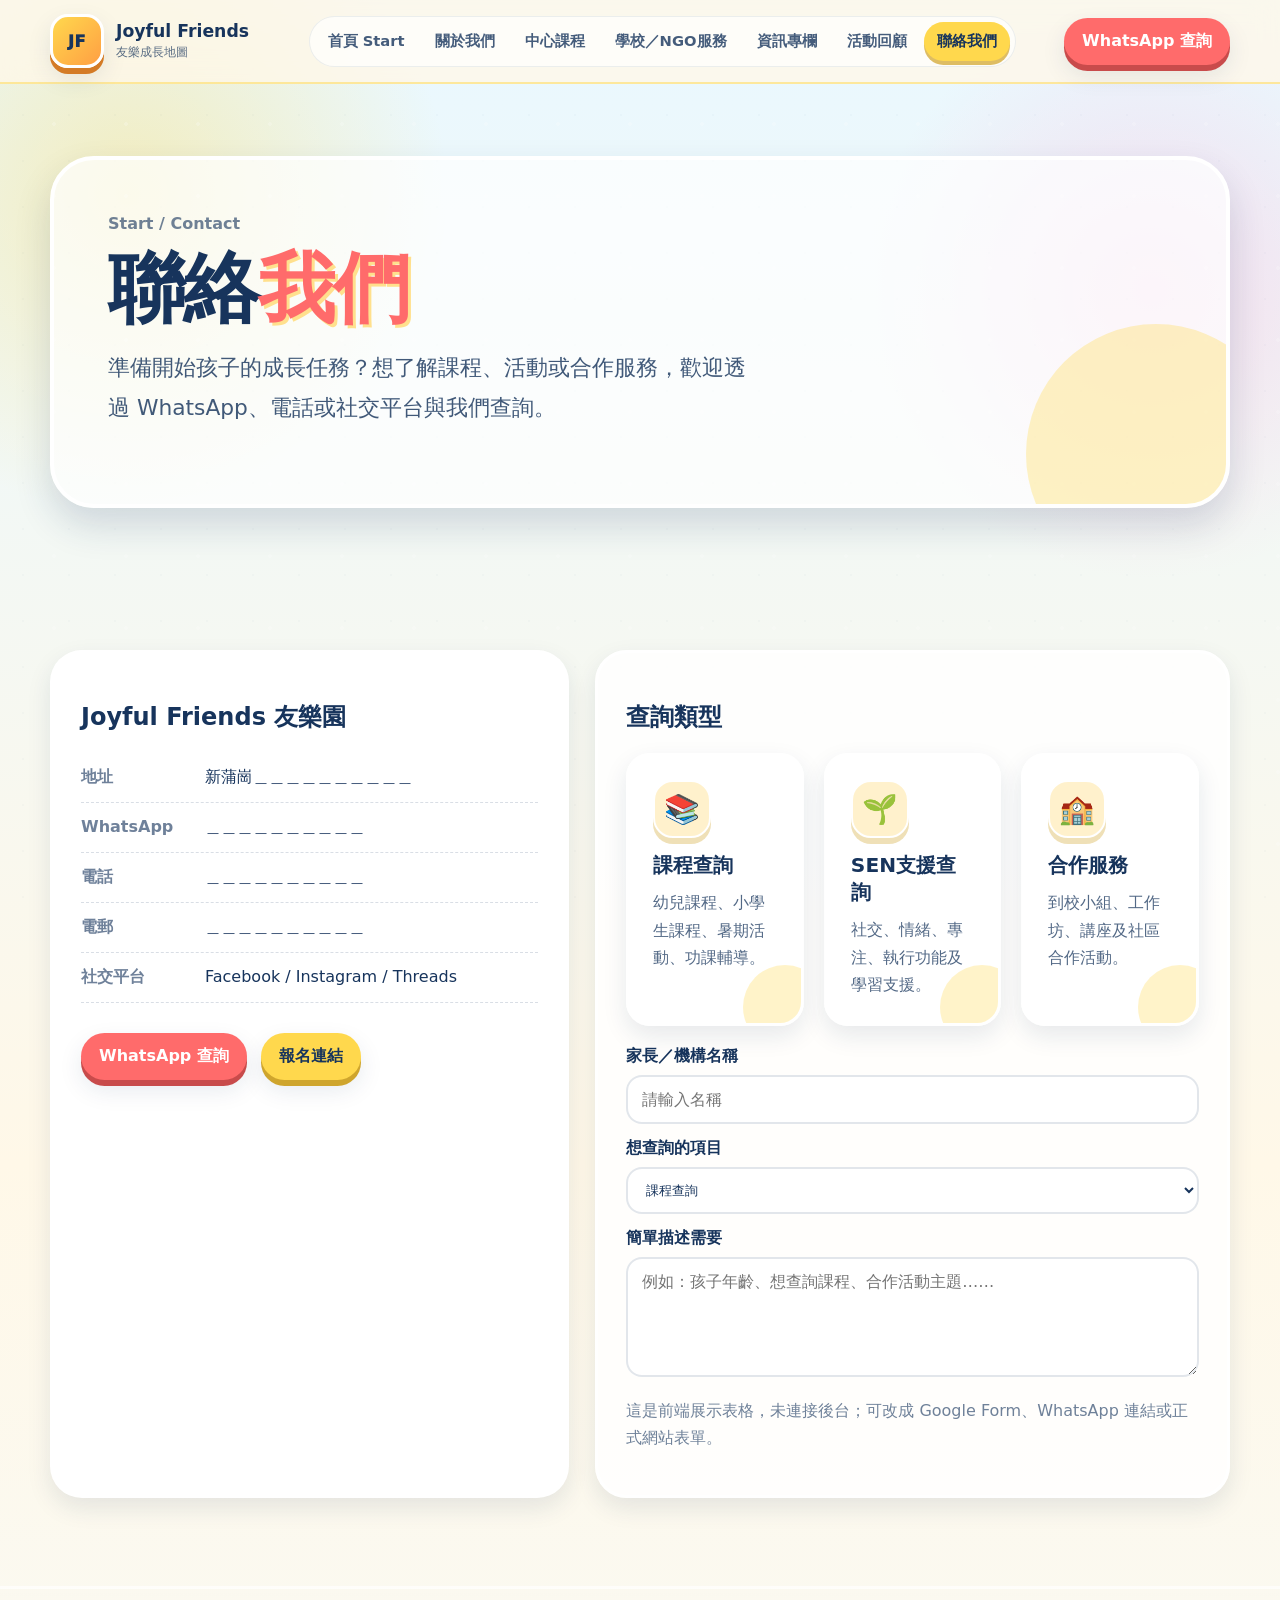
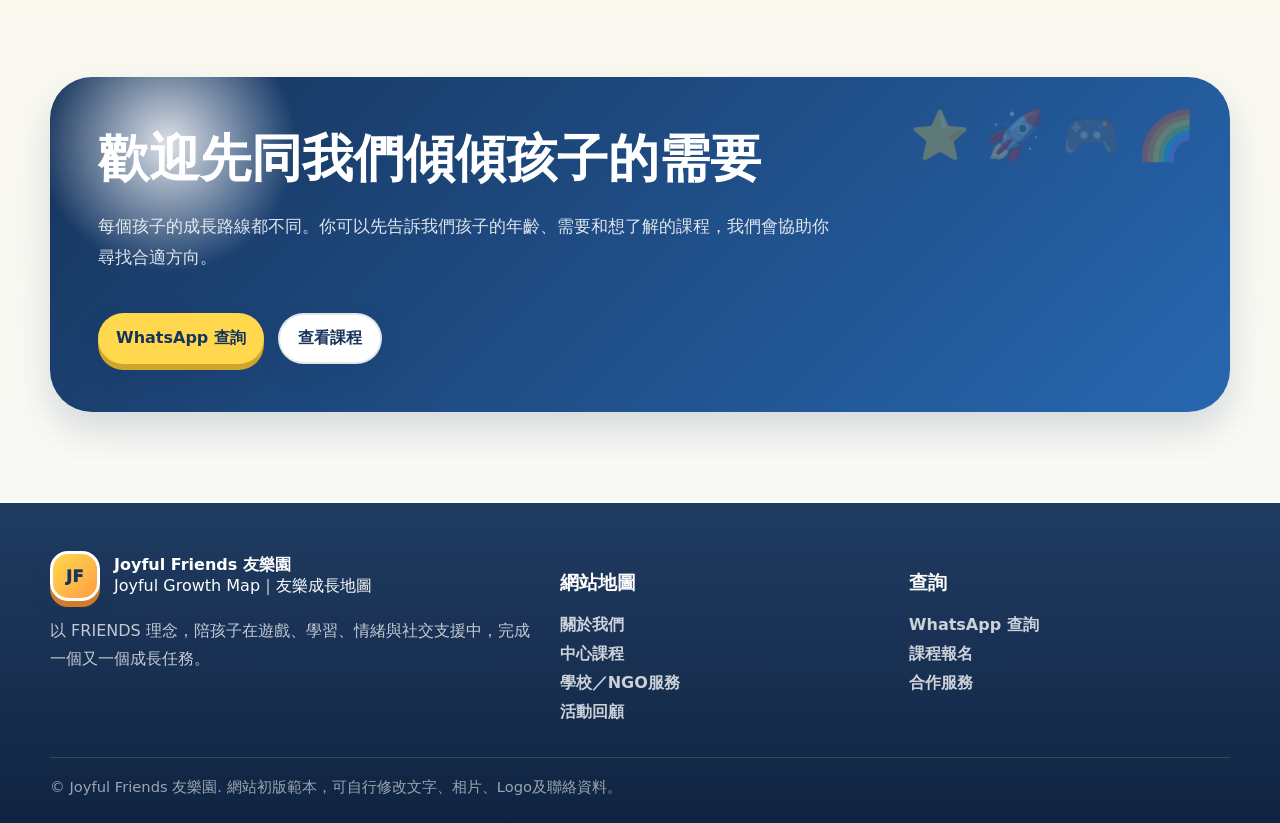
<file: contact.html>
<!doctype html>
<html lang="zh-Hant-HK">
<head>
  <meta charset="utf-8">
  <meta name="viewport" content="width=device-width, initial-scale=1">
  <title>聯絡我們｜Joyful Friends 友樂園</title>
  <meta name="description" content="Joyful Friends 友樂園｜以 FRIENDS 理念，陪孩子完成一個又一個成長任務。">
  <style>
:root {
  --sky: #8dd8ff;
  --sky-deep: #3b87d9;
  --navy: #17345c;
  --cream: #fff8e8;
  --cream-2: #fff1cc;
  --yellow: #ffd84d;
  --orange: #ff9f43;
  --coral: #ff6b6b;
  --green: #6bd072;
  --mint: #b8f4d1;
  --blue: #4ca7ff;
  --purple: #9d7dff;
  --pink: #ff9ed1;
  --brown: #7a4b24;
  --white: #ffffff;
  --shadow: 0 18px 36px rgba(23, 52, 92, .16);
  --soft-shadow: 0 10px 24px rgba(23, 52, 92, .10);
  --radius-xl: 32px;
  --radius-lg: 24px;
  --radius-md: 18px;
  --radius-sm: 12px;
  --max: 1180px;
}

* { box-sizing: border-box; }
html { scroll-behavior: smooth; }
body {
  margin: 0;
  font-family: "PingFang HK", "PingFang TC", "Microsoft JhengHei", "Noto Sans TC", system-ui, -apple-system, BlinkMacSystemFont, sans-serif;
  color: var(--navy);
  background:
    radial-gradient(circle at 10% 8%, rgba(255, 216, 77, .35), transparent 20rem),
    radial-gradient(circle at 90% 12%, rgba(255, 158, 209, .30), transparent 18rem),
    linear-gradient(180deg, #e9f8ff 0%, #fff8e8 48%, #f4fbff 100%);
  min-height: 100vh;
  overflow-x: hidden;
}

body::before {
  content: "";
  position: fixed;
  inset: 0;
  pointer-events: none;
  background-image:
    radial-gradient(circle, rgba(23,52,92,.10) 1.5px, transparent 1.5px),
    radial-gradient(circle, rgba(255,255,255,.9) 2px, transparent 2px);
  background-size: 46px 46px, 72px 72px;
  background-position: 0 0, 18px 16px;
  opacity: .22;
  z-index: -2;
}

a { color: inherit; text-decoration: none; }
img { max-width: 100%; display: block; }
button, input, textarea { font: inherit; }

.container {
  width: min(calc(100% - 32px), var(--max));
  margin: 0 auto;
}

.skip-link {
  position: absolute;
  left: -999px;
  top: 12px;
  background: var(--navy);
  color: white;
  padding: 10px 14px;
  border-radius: 10px;
  z-index: 200;
}
.skip-link:focus { left: 12px; }

.site-header {
  position: sticky;
  top: 0;
  z-index: 100;
  padding: 14px 0;
  backdrop-filter: blur(14px);
  background: rgba(255, 248, 232, .78);
  border-bottom: 2px solid rgba(255, 216, 77, .50);
}

.nav-wrap {
  display: flex;
  align-items: center;
  justify-content: space-between;
  gap: 18px;
}

.brand {
  display: flex;
  align-items: center;
  gap: 12px;
  min-width: 210px;
}
.logo-mark {
  width: 54px;
  height: 54px;
  border-radius: 18px;
  display: grid;
  place-items: center;
  background: linear-gradient(135deg, var(--yellow), var(--orange));
  color: var(--navy);
  box-shadow: 0 6px 0 #d47b26, var(--soft-shadow);
  border: 3px solid #fff;
  font-weight: 1000;
  letter-spacing: .5px;
}
.logo-text strong { display: block; font-size: 1.08rem; line-height: 1.1; }
.logo-text span { display: block; font-size: .78rem; color: rgba(23,52,92,.72); margin-top: 3px; }

.main-nav {
  display: flex;
  align-items: center;
  gap: 4px;
  padding: 6px;
  border-radius: 999px;
  background: rgba(255,255,255,.68);
  box-shadow: inset 0 0 0 1px rgba(23,52,92,.08);
}
.main-nav a {
  padding: 10px 13px;
  border-radius: 999px;
  font-weight: 800;
  font-size: .92rem;
  color: rgba(23,52,92,.80);
  transition: transform .2s ease, background .2s ease, color .2s ease;
  white-space: nowrap;
}
.main-nav a:hover { transform: translateY(-2px); background: rgba(255,216,77,.35); }
.main-nav a.active { color: var(--navy); background: var(--yellow); box-shadow: 0 4px 0 rgba(205, 154, 19, .65); }

.nav-actions { display: flex; align-items: center; gap: 10px; }
.btn,
.inline-link {
  display: inline-flex;
  align-items: center;
  justify-content: center;
  gap: 8px;
  padding: 13px 18px;
  border-radius: 999px;
  font-weight: 900;
  border: 0;
  cursor: pointer;
  transition: transform .2s ease, box-shadow .2s ease, filter .2s ease;
}
.btn:hover, .inline-link:hover { transform: translateY(-3px); filter: brightness(1.03); }
.btn-primary { background: var(--coral); color: white; box-shadow: 0 6px 0 #c84b4b, var(--soft-shadow); }
.btn-secondary { background: var(--yellow); color: var(--navy); box-shadow: 0 6px 0 #cfa52d, var(--soft-shadow); }
.btn-green { background: var(--green); color: var(--navy); box-shadow: 0 6px 0 #43a84d, var(--soft-shadow); }
.btn-ghost { background: white; color: var(--navy); border: 2px solid rgba(23,52,92,.12); box-shadow: var(--soft-shadow); }
.menu-toggle {
  display: none;
  width: 46px;
  height: 46px;
  border-radius: 14px;
  border: 0;
  background: var(--white);
  box-shadow: var(--soft-shadow);
  font-size: 1.25rem;
}

main { overflow: hidden; }
.section { padding: 88px 0; position: relative; }
.section-tight { padding: 58px 0; }

.eyebrow {
  display: inline-flex;
  align-items: center;
  gap: 8px;
  padding: 8px 14px;
  border-radius: 999px;
  background: rgba(255,255,255,.78);
  border: 2px solid rgba(255,216,77,.85);
  box-shadow: var(--soft-shadow);
  font-weight: 900;
  color: var(--sky-deep);
}

.hero {
  padding: 86px 0 70px;
  min-height: 720px;
  display: flex;
  align-items: center;
}
.hero-grid {
  display: grid;
  grid-template-columns: 1.02fr .98fr;
  align-items: center;
  gap: 46px;
}
.hero h1,
.page-hero h1 {
  margin: 18px 0 18px;
  font-size: clamp(2.5rem, 6vw, 5.3rem);
  line-height: .98;
  letter-spacing: -2px;
}
.hero h1 .highlight,
.page-hero h1 .highlight { color: var(--coral); text-shadow: 3px 3px 0 #ffe08d; }
.hero-lead,
.page-lead {
  font-size: clamp(1.08rem, 2vw, 1.36rem);
  line-height: 1.85;
  color: rgba(23,52,92,.82);
  max-width: 650px;
}
.hero-buttons { display: flex; flex-wrap: wrap; gap: 14px; margin-top: 30px; }
.hero-stats {
  display: grid;
  grid-template-columns: repeat(3, 1fr);
  gap: 12px;
  margin-top: 30px;
  max-width: 620px;
}
.stat-card {
  background: rgba(255,255,255,.76);
  border: 2px solid rgba(255,255,255,.9);
  border-radius: 22px;
  padding: 16px;
  box-shadow: var(--soft-shadow);
}
.stat-card strong { display: block; font-size: 1.35rem; }
.stat-card span { font-weight: 800; color: rgba(23,52,92,.68); font-size: .86rem; }

.map-stage {
  position: relative;
  min-height: 555px;
  border-radius: 42px;
  background:
    radial-gradient(circle at 28% 20%, rgba(255,255,255,.9), transparent 6rem),
    radial-gradient(circle at 70% 18%, rgba(255,216,77,.65), transparent 7rem),
    linear-gradient(180deg, #aee8ff 0%, #d7f7ff 48%, #b9efb5 48%, #9bdc84 100%);
  box-shadow: var(--shadow);
  border: 5px solid #fff;
  overflow: hidden;
}
.map-stage::before {
  content: "";
  position: absolute;
  left: -10%;
  right: -10%;
  bottom: -58px;
  height: 190px;
  border-radius: 50% 50% 0 0;
  background: linear-gradient(180deg, #9ade78, #65b95c);
  box-shadow: inset 0 18px 0 rgba(255,255,255,.18);
}
.map-path {
  position: absolute;
  inset: 0;
  background-image: url('../img/growth-map.svg');
  background-size: 92% auto;
  background-repeat: no-repeat;
  background-position: center 62%;
}
.cloud {
  position: absolute;
  background: white;
  border-radius: 999px;
  opacity: .88;
  box-shadow: 0 8px 0 rgba(255,255,255,.4);
}
.cloud::before, .cloud::after {
  content: "";
  position: absolute;
  background: white;
  border-radius: 50%;
}
.cloud-one { width: 124px; height: 42px; top: 56px; left: 48px; }
.cloud-one::before { width: 58px; height: 58px; left: 22px; top: -24px; }
.cloud-one::after { width: 46px; height: 46px; right: 22px; top: -16px; }
.cloud-two { width: 104px; height: 36px; top: 100px; right: 54px; }
.cloud-two::before { width: 50px; height: 50px; left: 16px; top: -20px; }
.cloud-two::after { width: 38px; height: 38px; right: 18px; top: -13px; }
.float-star { position: absolute; font-size: 2.2rem; filter: drop-shadow(0 4px 0 rgba(23,52,92,.12)); animation: floaty 4s ease-in-out infinite; }
.star-a { top: 46px; right: 174px; }
.star-b { bottom: 128px; left: 36px; animation-delay: -1s; }
.star-c { bottom: 220px; right: 44px; animation-delay: -2s; }
@keyframes floaty { 0%,100%{ transform: translateY(0) rotate(-4deg);} 50%{ transform: translateY(-12px) rotate(4deg);} }

.level-pin {
  position: absolute;
  width: 112px;
  padding: 12px 10px;
  text-align: center;
  background: white;
  border: 3px solid var(--navy);
  border-radius: 20px;
  box-shadow: 0 8px 0 rgba(23,52,92,.20);
  font-weight: 1000;
  transform: rotate(-3deg);
}
.level-pin span { display: block; font-size: 1.55rem; }
.level-pin small { display: block; color: rgba(23,52,92,.70); }
.pin-1 { left: 72px; bottom: 124px; background: #fff2f2; }
.pin-2 { left: 222px; top: 188px; background: #fff7c7; transform: rotate(4deg); }
.pin-3 { right: 186px; bottom: 158px; background: #e7fff0; transform: rotate(2deg); }
.pin-4 { right: 64px; top: 168px; background: #edf4ff; transform: rotate(-5deg); }
.character {
  position: absolute;
  left: 40px;
  bottom: 54px;
  width: 88px;
  height: 88px;
  border-radius: 50% 50% 42% 42%;
  background: linear-gradient(180deg, #ffdca5, #ffb367);
  border: 4px solid #fff;
  box-shadow: 0 10px 0 rgba(23,52,92,.18);
}
.character::before {
  content: "😊";
  position: absolute;
  font-size: 2.3rem;
  left: 18px;
  top: 14px;
}
.flag-finish {
  position: absolute;
  right: 78px;
  bottom: 70px;
  width: 86px;
  height: 136px;
}
.flag-finish::before {
  content: "";
  position: absolute;
  left: 12px;
  top: 0;
  width: 8px;
  height: 132px;
  background: var(--navy);
  border-radius: 999px;
}
.flag-finish::after {
  content: "GOAL";
  position: absolute;
  left: 20px;
  top: 8px;
  width: 64px;
  height: 42px;
  background: var(--coral);
  color: white;
  display: grid;
  place-items: center;
  font-weight: 1000;
  border-radius: 0 12px 12px 0;
  box-shadow: 0 5px 0 #c84b4b;
}

.section-head {
  text-align: center;
  max-width: 780px;
  margin: 0 auto 36px;
}
.section-head.left { text-align: left; margin-left: 0; }
.section-head h2 {
  margin: 14px 0 12px;
  font-size: clamp(2rem, 4vw, 3.35rem);
  line-height: 1.08;
  letter-spacing: -1px;
}
.section-head p {
  margin: 0;
  font-size: 1.08rem;
  line-height: 1.8;
  color: rgba(23,52,92,.76);
}

.grid-4, .grid-3, .grid-2, .grid-6 {
  display: grid;
  gap: 20px;
}
.grid-4 { grid-template-columns: repeat(4, 1fr); }
.grid-3 { grid-template-columns: repeat(3, 1fr); }
.grid-2 { grid-template-columns: repeat(2, 1fr); }
.grid-6 { grid-template-columns: repeat(6, 1fr); }

.card {
  background: rgba(255,255,255,.82);
  border: 3px solid #fff;
  border-radius: var(--radius-lg);
  padding: 24px;
  box-shadow: var(--soft-shadow);
  position: relative;
  overflow: hidden;
}
.card::after {
  content: "";
  position: absolute;
  width: 84px;
  height: 84px;
  right: -26px;
  bottom: -26px;
  border-radius: 50%;
  background: rgba(255,216,77,.30);
}
.card h3 { margin: 0 0 10px; font-size: 1.26rem; }
.card p { margin: 0; color: rgba(23,52,92,.74); line-height: 1.72; }
.icon-bubble {
  width: 58px;
  height: 58px;
  border-radius: 20px;
  display: grid;
  place-items: center;
  margin-bottom: 14px;
  font-size: 1.8rem;
  background: var(--cream-2);
  box-shadow: 0 6px 0 rgba(207,165,45,.34);
  border: 2px solid #fff;
}
.level-card { border-color: rgba(255,255,255,.9); min-height: 260px; }
.level-card .level-label {
  display: inline-flex;
  padding: 6px 11px;
  border-radius: 999px;
  background: var(--navy);
  color: white;
  font-size: .82rem;
  font-weight: 900;
  margin-bottom: 12px;
}
.level-card:nth-child(1) { background: linear-gradient(180deg, #fff, #fff2f2); }
.level-card:nth-child(2) { background: linear-gradient(180deg, #fff, #fff8d7); }
.level-card:nth-child(3) { background: linear-gradient(180deg, #fff, #eafff1); }
.level-card:nth-child(4) { background: linear-gradient(180deg, #fff, #eff6ff); }

.route-card {
  min-height: 330px;
  padding: 28px;
  display: flex;
  flex-direction: column;
  justify-content: space-between;
  background: linear-gradient(180deg, rgba(255,255,255,.92), rgba(255,248,232,.86));
}
.route-top { display: flex; align-items: flex-start; justify-content: space-between; gap: 14px; }
.route-badge {
  display: inline-flex;
  padding: 7px 12px;
  border-radius: 999px;
  font-weight: 900;
  background: var(--mint);
  color: var(--navy);
}
.route-emoji { font-size: 3rem; filter: drop-shadow(0 5px 0 rgba(23,52,92,.10)); }
.route-card h3 { font-size: 1.7rem; margin: 20px 0 12px; }
.route-card p { margin-bottom: 20px; }
.route-card .inline-link { align-self: flex-start; background: var(--navy); color: white; padding: 10px 14px; }

.badge-wall {
  display: grid;
  grid-template-columns: repeat(7, 1fr);
  gap: 14px;
  align-items: stretch;
}
.friend-badge {
  background: white;
  border: 3px solid #fff;
  border-radius: 26px;
  padding: 16px 12px;
  text-align: center;
  box-shadow: 0 8px 0 rgba(23,52,92,.10), var(--soft-shadow);
  transition: transform .2s ease;
}
.friend-badge:hover { transform: translateY(-6px) rotate(-1deg); }
.friend-letter {
  width: 58px;
  height: 58px;
  border-radius: 20px;
  display: grid;
  place-items: center;
  margin: 0 auto 10px;
  color: white;
  font-size: 1.9rem;
  font-weight: 1000;
  box-shadow: 0 6px 0 rgba(23,52,92,.18);
}
.friend-badge:nth-child(1) .friend-letter { background: var(--coral); }
.friend-badge:nth-child(2) .friend-letter { background: var(--orange); }
.friend-badge:nth-child(3) .friend-letter { background: var(--yellow); color: var(--navy); }
.friend-badge:nth-child(4) .friend-letter { background: var(--green); }
.friend-badge:nth-child(5) .friend-letter { background: var(--blue); }
.friend-badge:nth-child(6) .friend-letter { background: var(--purple); }
.friend-badge:nth-child(7) .friend-letter { background: var(--pink); }
.friend-badge strong { display: block; font-size: .98rem; line-height: 1.25; }
.friend-badge span { display: block; margin-top: 5px; color: rgba(23,52,92,.65); font-weight: 800; font-size: .82rem; }

.feature-band {
  background:
    linear-gradient(135deg, rgba(255,216,77,.25), rgba(141,216,255,.24)),
    rgba(255,255,255,.70);
  border-top: 3px solid rgba(255,255,255,.7);
  border-bottom: 3px solid rgba(255,255,255,.7);
}

.course-card {
  min-height: 312px;
  display: flex;
  flex-direction: column;
  justify-content: space-between;
}
.course-tag {
  display: inline-flex;
  width: fit-content;
  padding: 7px 12px;
  border-radius: 999px;
  background: rgba(76,167,255,.14);
  color: var(--sky-deep);
  font-weight: 900;
  font-size: .86rem;
  margin-bottom: 12px;
}
.course-card h3 { font-size: 1.38rem; }
.card-actions { display: flex; flex-wrap: wrap; gap: 10px; margin-top: 20px; }
.small-btn {
  display: inline-flex;
  padding: 9px 12px;
  border-radius: 999px;
  font-weight: 900;
  background: var(--cream-2);
  border: 2px solid white;
}

.upgrade-list {
  display: grid;
  grid-template-columns: repeat(4, 1fr);
  gap: 18px;
}
.upgrade-item {
  background: white;
  border: 3px solid rgba(255,255,255,.85);
  border-radius: 28px;
  padding: 24px;
  box-shadow: var(--soft-shadow);
}
.upgrade-item strong { display: block; font-size: 1.24rem; margin-bottom: 8px; }
.upgrade-item p { margin: 0; line-height: 1.7; color: rgba(23,52,92,.72); }

.gallery-strip {
  display: grid;
  grid-template-columns: repeat(3, 1fr);
  gap: 20px;
}
.memory-card {
  background: white;
  border-radius: 30px;
  overflow: hidden;
  box-shadow: var(--soft-shadow);
  border: 3px solid #fff;
}
.memory-visual {
  height: 190px;
  display: grid;
  place-items: center;
  font-size: 4rem;
  background:
    radial-gradient(circle at 20% 20%, rgba(255,255,255,.9), transparent 4rem),
    linear-gradient(135deg, #ffe08d, #9ee7ff);
}
.memory-card:nth-child(2) .memory-visual { background: linear-gradient(135deg, #ffb5d9, #ffe7a8); }
.memory-card:nth-child(3) .memory-visual { background: linear-gradient(135deg, #b9f5c8, #b7d9ff); }
.memory-content { padding: 22px; }
.memory-content h3 { margin: 0 0 8px; }
.memory-content p { margin: 0; line-height: 1.7; color: rgba(23,52,92,.72); }

.cta-box {
  position: relative;
  padding: 48px;
  border-radius: 42px;
  background:
    radial-gradient(circle at 10% 20%, rgba(255,255,255,.85), transparent 8rem),
    linear-gradient(135deg, var(--navy), #2767b0);
  color: white;
  box-shadow: var(--shadow);
  overflow: hidden;
}
.cta-box::after {
  content: "⭐ 🚀 🎮 🌈";
  position: absolute;
  right: 34px;
  top: 30px;
  font-size: 3rem;
  opacity: .28;
}
.cta-box h2 { margin: 0 0 14px; font-size: clamp(2rem, 4vw, 3.35rem); }
.cta-box p { color: rgba(255,255,255,.86); max-width: 740px; line-height: 1.8; font-size: 1.08rem; }
.cta-box .btn { margin-top: 10px; }

.page-hero {
  padding: 72px 0 54px;
  position: relative;
}
.page-hero-card {
  border-radius: 44px;
  padding: 54px;
  background: rgba(255,255,255,.70);
  border: 4px solid #fff;
  box-shadow: var(--shadow);
  position: relative;
  overflow: hidden;
}
.page-hero-card::after {
  content: "";
  position: absolute;
  right: -60px;
  bottom: -80px;
  width: 260px;
  height: 260px;
  border-radius: 50%;
  background: rgba(255,216,77,.32);
}
.breadcrumb { font-weight: 900; color: rgba(23,52,92,.62); }

.two-col {
  display: grid;
  grid-template-columns: .88fr 1.12fr;
  gap: 34px;
  align-items: start;
}
.note-card {
  background: var(--navy);
  color: white;
  border-radius: 34px;
  padding: 32px;
  box-shadow: var(--shadow);
  position: sticky;
  top: 104px;
}
.note-card h3 { margin-top: 0; font-size: 1.7rem; }
.note-card p { line-height: 1.8; color: rgba(255,255,255,.84); }

.long-card {
  background: rgba(255,255,255,.84);
  border: 3px solid white;
  border-radius: 30px;
  padding: 28px;
  box-shadow: var(--soft-shadow);
  margin-bottom: 18px;
}
.long-card h3 { margin: 0 0 10px; font-size: 1.42rem; }
.long-card p { margin: 0; line-height: 1.78; color: rgba(23,52,92,.73); }

.pill-list { display: flex; flex-wrap: wrap; gap: 10px; margin-top: 18px; }
.pill {
  display: inline-flex;
  padding: 9px 13px;
  border-radius: 999px;
  background: white;
  border: 2px solid rgba(23,52,92,.09);
  box-shadow: 0 4px 0 rgba(23,52,92,.06);
  font-weight: 900;
}

.service-card { min-height: 258px; }
.service-card h3 span { display: block; font-size: .86rem; color: rgba(23,52,92,.58); margin-top: 4px; }
.topic-card { min-height: 232px; }

.mission-path {
  display: grid;
  grid-template-columns: repeat(4, 1fr);
  gap: 14px;
  position: relative;
}
.path-step {
  position: relative;
  background: white;
  border: 3px solid #fff;
  border-radius: 28px;
  padding: 24px;
  box-shadow: var(--soft-shadow);
}
.path-number {
  width: 48px;
  height: 48px;
  border-radius: 16px;
  display: grid;
  place-items: center;
  background: var(--yellow);
  color: var(--navy);
  font-weight: 1000;
  font-size: 1.3rem;
  box-shadow: 0 6px 0 #cfa52d;
  margin-bottom: 14px;
}
.path-step h3 { margin: 0 0 8px; }
.path-step p { margin: 0; color: rgba(23,52,92,.72); line-height: 1.7; }

.article-card { display: flex; flex-direction: column; gap: 14px; }
.article-meta { font-weight: 900; color: var(--sky-deep); }
.article-card h3 { font-size: 1.35rem; }

.contact-grid {
  display: grid;
  grid-template-columns: .9fr 1.1fr;
  gap: 26px;
}
.contact-card {
  background: white;
  border: 3px solid #fff;
  border-radius: 32px;
  padding: 28px;
  box-shadow: var(--soft-shadow);
}
.contact-row {
  display: grid;
  grid-template-columns: 112px 1fr;
  gap: 12px;
  padding: 14px 0;
  border-bottom: 1px dashed rgba(23,52,92,.16);
}
.contact-row:last-child { border-bottom: 0; }
.contact-row strong { color: rgba(23,52,92,.62); }
.form-preview {
  background: rgba(255,255,255,.84);
  border: 3px solid #fff;
  border-radius: 32px;
  padding: 28px;
  box-shadow: var(--soft-shadow);
}
.form-preview label { display: block; font-weight: 900; margin: 14px 0 8px; }
.form-preview input, .form-preview textarea, .form-preview select {
  width: 100%;
  border: 2px solid rgba(23,52,92,.12);
  border-radius: 16px;
  padding: 13px 14px;
  background: #fff;
  color: var(--navy);
}
.form-preview textarea { min-height: 120px; resize: vertical; }

.site-footer {
  padding: 48px 0 26px;
  background: linear-gradient(180deg, rgba(23,52,92,.96), #102441);
  color: white;
}
.footer-grid {
  display: grid;
  grid-template-columns: 1.2fr .8fr .8fr;
  gap: 28px;
  margin-bottom: 34px;
}
.footer-brand { display: flex; gap: 14px; align-items: center; margin-bottom: 14px; }
.footer-brand .logo-mark { width: 50px; height: 50px; }
.site-footer p { color: rgba(255,255,255,.74); line-height: 1.7; }
.footer-links { display: grid; gap: 8px; }
.footer-links a { color: rgba(255,255,255,.78); font-weight: 800; }
.footer-links a:hover { color: var(--yellow); }
.footer-bottom { border-top: 1px solid rgba(255,255,255,.14); padding-top: 20px; color: rgba(255,255,255,.58); font-size: .92rem; }

.reveal { opacity: 0; transform: translateY(18px); transition: opacity .6s ease, transform .6s ease; }
.reveal.is-visible { opacity: 1; transform: translateY(0); }

@media (max-width: 1080px) {
  .main-nav {
    position: fixed;
    inset: 84px 16px auto 16px;
    display: none;
    flex-direction: column;
    align-items: stretch;
    border-radius: 24px;
    padding: 14px;
    background: rgba(255,255,255,.96);
    box-shadow: var(--shadow);
  }
  .main-nav.open { display: flex; }
  .main-nav a { border-radius: 16px; padding: 14px; }
  .menu-toggle { display: grid; place-items: center; }
  .nav-actions .btn-primary { display: none; }
  .hero-grid, .two-col, .contact-grid { grid-template-columns: 1fr; }
  .map-stage { min-height: 500px; }
  .grid-4 { grid-template-columns: repeat(2, 1fr); }
  .grid-6 { grid-template-columns: repeat(3, 1fr); }
  .badge-wall { grid-template-columns: repeat(4, 1fr); }
  .upgrade-list { grid-template-columns: repeat(2, 1fr); }
  .mission-path { grid-template-columns: repeat(2, 1fr); }
  .note-card { position: static; }
}

@media (max-width: 760px) {
  .container { width: min(calc(100% - 24px), var(--max)); }
  .site-header { padding: 10px 0; }
  .brand { min-width: auto; }
  .logo-text span { display: none; }
  .hero { padding: 44px 0 42px; min-height: auto; }
  .hero h1, .page-hero h1 { letter-spacing: -1px; }
  .hero-stats, .grid-3, .grid-4, .grid-2, .grid-6, .badge-wall, .upgrade-list, .gallery-strip, .mission-path, .footer-grid { grid-template-columns: 1fr; }
  .section { padding: 58px 0; }
  .map-stage { min-height: 420px; border-radius: 30px; }
  .level-pin { width: 92px; font-size: .86rem; }
  .pin-2 { left: 150px; }
  .pin-3 { right: 112px; }
  .pin-4 { right: 24px; }
  .page-hero-card, .cta-box { padding: 30px 22px; border-radius: 30px; }
  .contact-row { grid-template-columns: 1fr; gap: 4px; }
  .hero-buttons .btn { width: 100%; }
}


/* Colour-safe patch: stronger Joyful Growth Map palette */
.hero { background: linear-gradient(135deg, rgba(141,216,255,.88), rgba(255,216,77,.58) 45%, rgba(255,158,209,.38)); }
.section:nth-of-type(odd) { background: linear-gradient(180deg, rgba(255,255,255,.0), rgba(255,248,232,.25)); }
.card, .memory-card, .friend-badge, .upgrade-item, .contact-card, .theme-card, .process-step { border: 3px solid rgba(255,255,255,.9); }
.friend-letter { background: linear-gradient(135deg, #ff6b6b, #ffd84d 55%, #4ca7ff); }
.level-card:nth-child(1) .icon-bubble { background: linear-gradient(135deg, #ffd84d, #ff9f43); }
.level-card:nth-child(2) .icon-bubble { background: linear-gradient(135deg, #4ca7ff, #9d7dff); }
.level-card:nth-child(3) .icon-bubble { background: linear-gradient(135deg, #6bd072, #b8f4d1); }
.level-card:nth-child(4) .icon-bubble { background: linear-gradient(135deg, #ff9ed1, #ff6b6b); }

  </style>
</head>
<body>
  <a class="skip-link" href="#main">跳到主要內容</a>
  <header class="site-header">
    <div class="container nav-wrap">
      <a class="brand" href="index.html" aria-label="Joyful Friends 友樂園首頁">
        <span class="logo-mark">JF</span>
        <span class="logo-text"><strong>Joyful Friends</strong><span>友樂成長地圖</span></span>
      </a>
      <nav class="main-nav" aria-label="主要選單">
        <a href="index.html" class="">首頁 Start</a>
<a href="about.html" class="">關於我們</a>
<a href="courses.html" class="">中心課程</a>
<a href="support.html" class="">學校／NGO服務</a>
<a href="tips.html" class="">資訊專欄</a>
<a href="gallery.html" class="">活動回顧</a>
<a href="contact.html" class="active">聯絡我們</a>
      </nav>
      <div class="nav-actions">
        <a class="btn btn-primary" href="contact.html">WhatsApp 查詢</a>
        <button class="menu-toggle" type="button" aria-label="開啟選單" aria-expanded="false">☰</button>
      </div>
    </div>
  </header>
  <main id="main">

    <section class="page-hero"><div class="container"><div class="page-hero-card reveal"><div class="breadcrumb">Start / Contact</div><h1>聯絡<span class="highlight">我們</span></h1><p class="page-lead">準備開始孩子的成長任務？想了解課程、活動或合作服務，歡迎透過 WhatsApp、電話或社交平台與我們查詢。</p></div></div></section>
    <section class="section">
      <div class="container contact-grid">
        <div class="contact-card reveal">
          <h2>Joyful Friends 友樂園</h2>
          <div class="contact-row"><strong>地址</strong><span>新蒲崗＿＿＿＿＿＿＿＿＿＿</span></div>
          <div class="contact-row"><strong>WhatsApp</strong><span>＿＿＿＿＿＿＿＿＿＿</span></div>
          <div class="contact-row"><strong>電話</strong><span>＿＿＿＿＿＿＿＿＿＿</span></div>
          <div class="contact-row"><strong>電郵</strong><span>＿＿＿＿＿＿＿＿＿＿</span></div>
          <div class="contact-row"><strong>社交平台</strong><span>Facebook / Instagram / Threads</span></div>
          <div class="hero-buttons"><a class="btn btn-primary" href="#">WhatsApp 查詢</a><a class="btn btn-secondary" href="#">報名連結</a></div>
        </div>
        <div class="form-preview reveal">
          <h2>查詢類型</h2>
          <div class="grid-3" style="margin: 16px 0 20px">
            <article class="card"><div class="icon-bubble">📚</div><h3>課程查詢</h3><p>幼兒課程、小學生課程、暑期活動、功課輔導。</p></article>
            <article class="card"><div class="icon-bubble">🌱</div><h3>SEN支援查詢</h3><p>社交、情緒、專注、執行功能及學習支援。</p></article>
            <article class="card"><div class="icon-bubble">🏫</div><h3>合作服務</h3><p>到校小組、工作坊、講座及社區合作活動。</p></article>
          </div>
          <label for="name">家長／機構名稱</label><input id="name" type="text" placeholder="請輸入名稱">
          <label for="type">想查詢的項目</label><select id="type"><option>課程查詢</option><option>SEN支援查詢</option><option>學校／NGO合作</option></select>
          <label for="message">簡單描述需要</label><textarea id="message" placeholder="例如：孩子年齡、想查詢課程、合作活動主題……"></textarea>
          <p style="color:rgba(23,52,92,.62);line-height:1.7">這是前端展示表格，未連接後台；可改成 Google Form、WhatsApp 連結或正式網站表單。</p>
        </div>
      </div>
    </section>
    <section class="section feature-band"><div class="container"><div class="cta-box reveal"><h2>歡迎先同我們傾傾孩子的需要</h2><p>每個孩子的成長路線都不同。你可以先告訴我們孩子的年齡、需要和想了解的課程，我們會協助你尋找合適方向。</p><div class="hero-buttons"><a class="btn btn-secondary" href="#">WhatsApp 查詢</a><a class="btn btn-ghost" href="courses.html">查看課程</a></div></div></div></section>

  </main>
  <footer class="site-footer">
    <div class="container">
      <div class="footer-grid">
        <div>
          <div class="footer-brand">
            <span class="logo-mark">JF</span>
            <div><strong>Joyful Friends 友樂園</strong><br><span>Joyful Growth Map｜友樂成長地圖</span></div>
          </div>
          <p>以 FRIENDS 理念，陪孩子在遊戲、學習、情緒與社交支援中，完成一個又一個成長任務。</p>
        </div>
        <div>
          <h3>網站地圖</h3>
          <div class="footer-links">
            <a href="about.html">關於我們</a>
            <a href="courses.html">中心課程</a>
            <a href="support.html">學校／NGO服務</a>
            <a href="gallery.html">活動回顧</a>
          </div>
        </div>
        <div>
          <h3>查詢</h3>
          <div class="footer-links">
            <a href="contact.html">WhatsApp 查詢</a>
            <a href="contact.html">課程報名</a>
            <a href="contact.html">合作服務</a>
          </div>
        </div>
      </div>
      <div class="footer-bottom">© Joyful Friends 友樂園. 網站初版範本，可自行修改文字、相片、Logo及聯絡資料。</div>
    </div>
  </footer>
  <script>
const menuToggle = document.querySelector('.menu-toggle');
const mainNav = document.querySelector('.main-nav');

if (menuToggle && mainNav) {
  menuToggle.addEventListener('click', () => {
    const isOpen = mainNav.classList.toggle('open');
    menuToggle.setAttribute('aria-expanded', String(isOpen));
    menuToggle.textContent = isOpen ? '✕' : '☰';
  });

  mainNav.querySelectorAll('a').forEach((link) => {
    link.addEventListener('click', () => {
      mainNav.classList.remove('open');
      menuToggle.setAttribute('aria-expanded', 'false');
      menuToggle.textContent = '☰';
    });
  });
}

const revealItems = document.querySelectorAll('.reveal');
const observer = new IntersectionObserver((entries) => {
  entries.forEach((entry) => {
    if (entry.isIntersecting) {
      entry.target.classList.add('is-visible');
      observer.unobserve(entry.target);
    }
  });
}, { threshold: 0.12 });

revealItems.forEach((item) => observer.observe(item));

  </script>
</body>
</html>
</file>
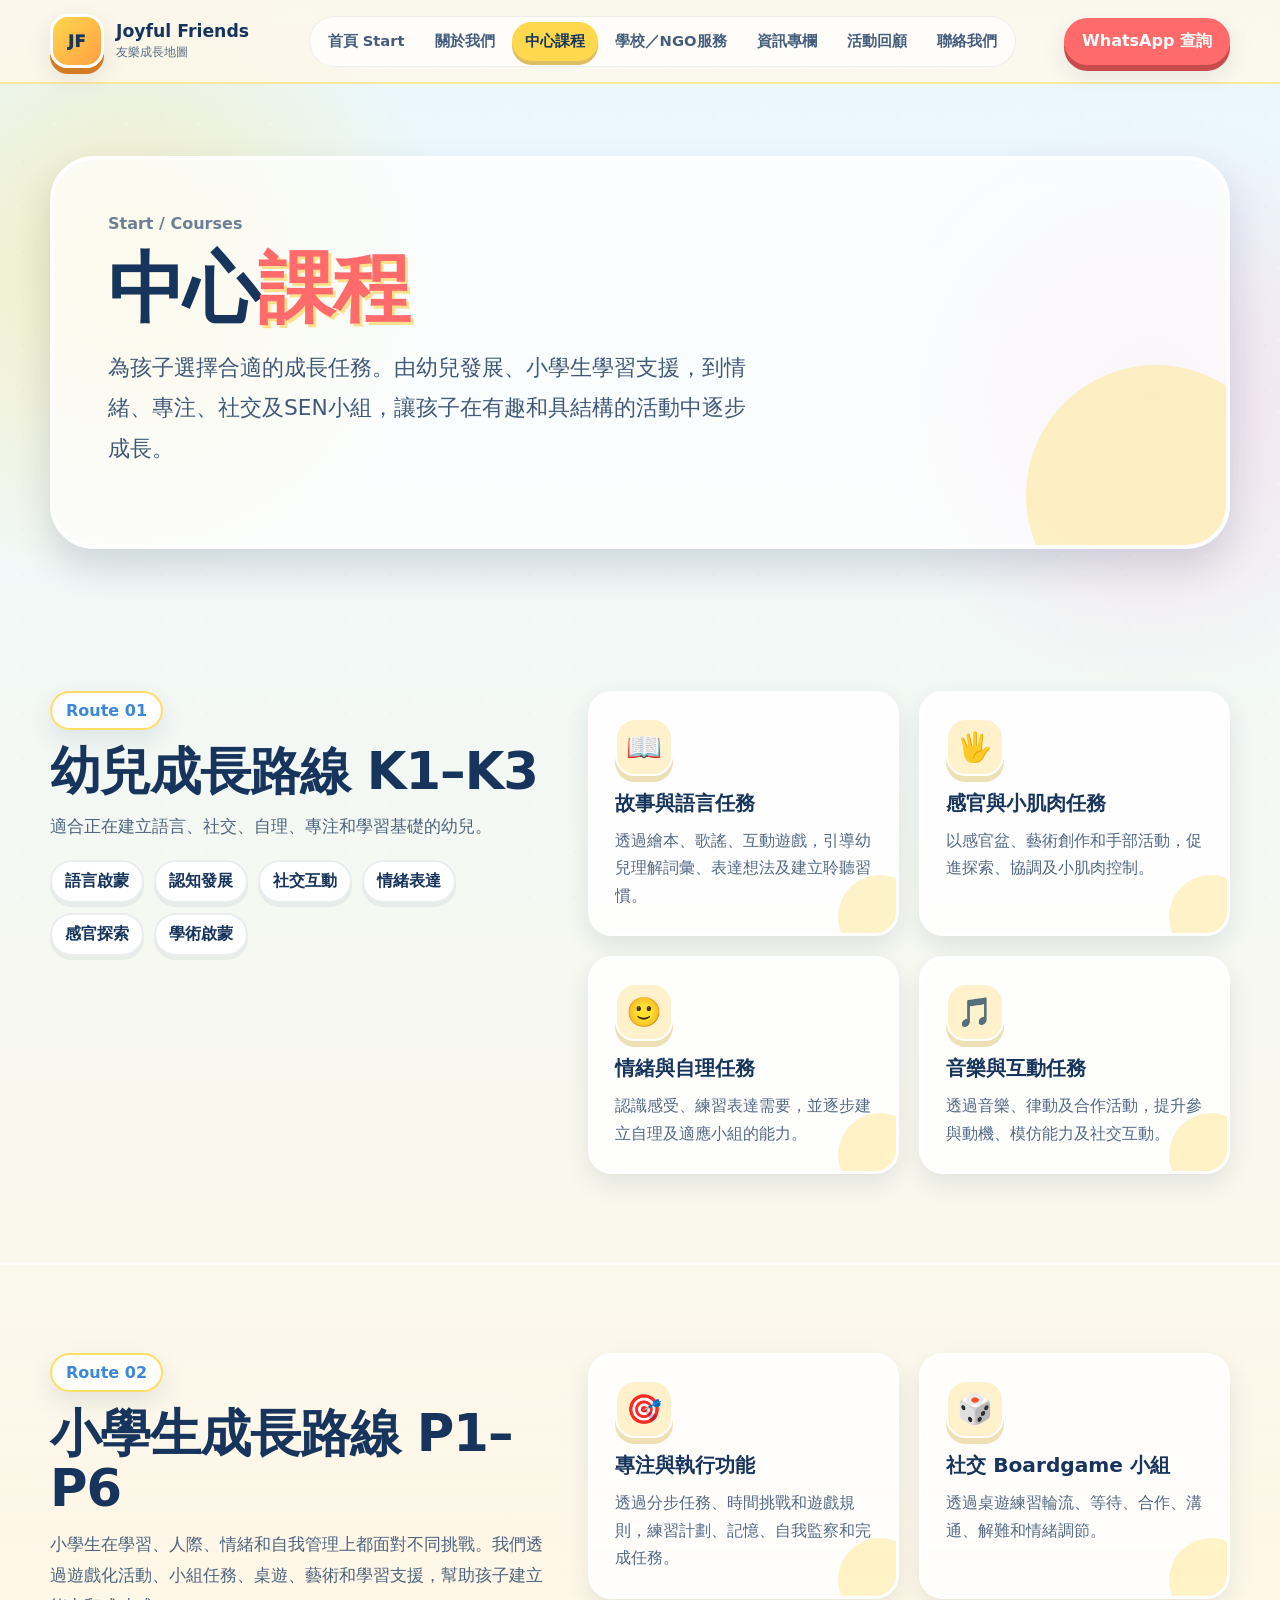
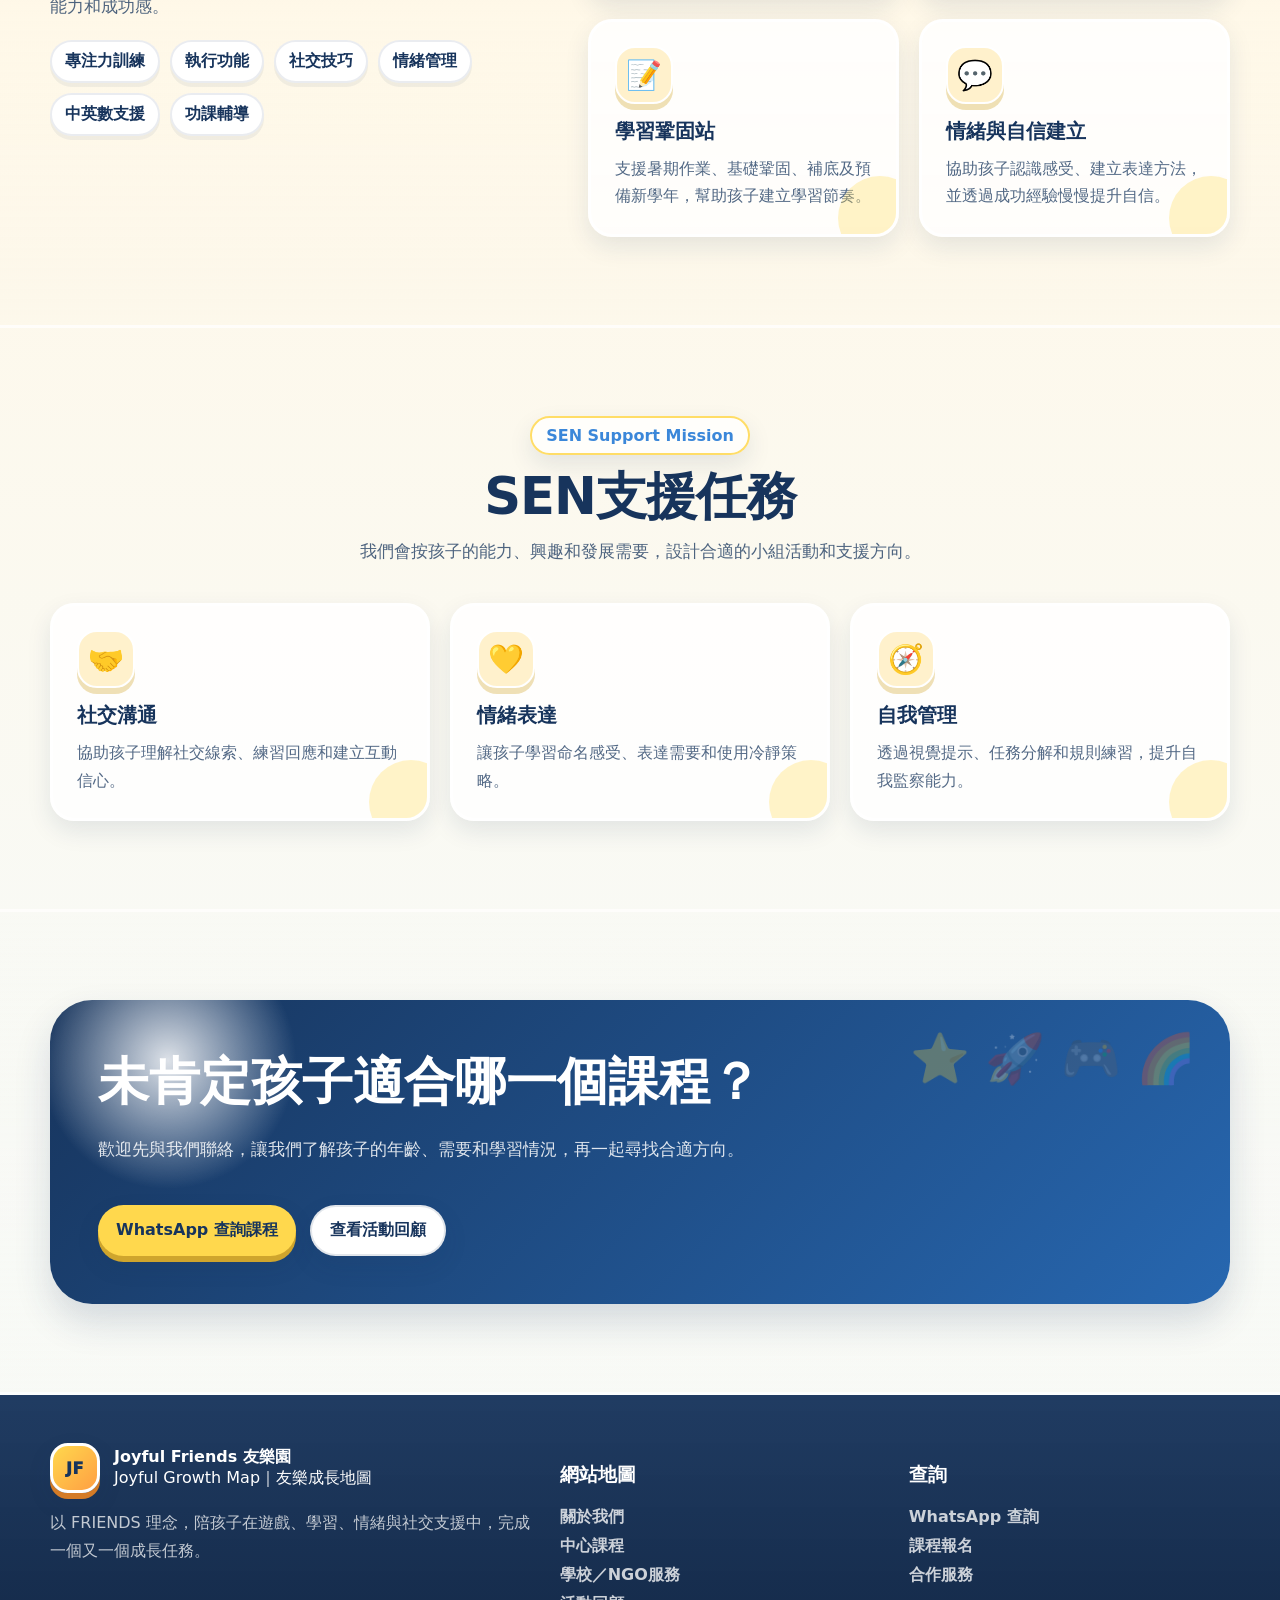
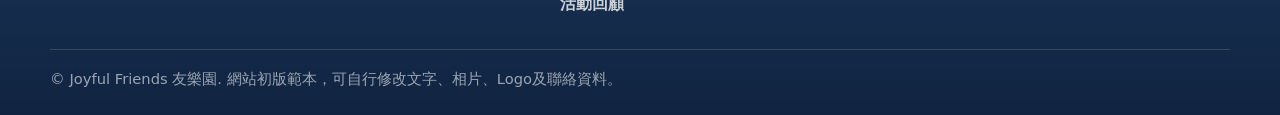
<file: courses.html>
<!doctype html>
<html lang="zh-Hant-HK">
<head>
  <meta charset="utf-8">
  <meta name="viewport" content="width=device-width, initial-scale=1">
  <title>中心課程｜Joyful Friends 友樂園</title>
  <meta name="description" content="Joyful Friends 友樂園｜以 FRIENDS 理念，陪孩子完成一個又一個成長任務。">
  <style>
:root {
  --sky: #8dd8ff;
  --sky-deep: #3b87d9;
  --navy: #17345c;
  --cream: #fff8e8;
  --cream-2: #fff1cc;
  --yellow: #ffd84d;
  --orange: #ff9f43;
  --coral: #ff6b6b;
  --green: #6bd072;
  --mint: #b8f4d1;
  --blue: #4ca7ff;
  --purple: #9d7dff;
  --pink: #ff9ed1;
  --brown: #7a4b24;
  --white: #ffffff;
  --shadow: 0 18px 36px rgba(23, 52, 92, .16);
  --soft-shadow: 0 10px 24px rgba(23, 52, 92, .10);
  --radius-xl: 32px;
  --radius-lg: 24px;
  --radius-md: 18px;
  --radius-sm: 12px;
  --max: 1180px;
}

* { box-sizing: border-box; }
html { scroll-behavior: smooth; }
body {
  margin: 0;
  font-family: "PingFang HK", "PingFang TC", "Microsoft JhengHei", "Noto Sans TC", system-ui, -apple-system, BlinkMacSystemFont, sans-serif;
  color: var(--navy);
  background:
    radial-gradient(circle at 10% 8%, rgba(255, 216, 77, .35), transparent 20rem),
    radial-gradient(circle at 90% 12%, rgba(255, 158, 209, .30), transparent 18rem),
    linear-gradient(180deg, #e9f8ff 0%, #fff8e8 48%, #f4fbff 100%);
  min-height: 100vh;
  overflow-x: hidden;
}

body::before {
  content: "";
  position: fixed;
  inset: 0;
  pointer-events: none;
  background-image:
    radial-gradient(circle, rgba(23,52,92,.10) 1.5px, transparent 1.5px),
    radial-gradient(circle, rgba(255,255,255,.9) 2px, transparent 2px);
  background-size: 46px 46px, 72px 72px;
  background-position: 0 0, 18px 16px;
  opacity: .22;
  z-index: -2;
}

a { color: inherit; text-decoration: none; }
img { max-width: 100%; display: block; }
button, input, textarea { font: inherit; }

.container {
  width: min(calc(100% - 32px), var(--max));
  margin: 0 auto;
}

.skip-link {
  position: absolute;
  left: -999px;
  top: 12px;
  background: var(--navy);
  color: white;
  padding: 10px 14px;
  border-radius: 10px;
  z-index: 200;
}
.skip-link:focus { left: 12px; }

.site-header {
  position: sticky;
  top: 0;
  z-index: 100;
  padding: 14px 0;
  backdrop-filter: blur(14px);
  background: rgba(255, 248, 232, .78);
  border-bottom: 2px solid rgba(255, 216, 77, .50);
}

.nav-wrap {
  display: flex;
  align-items: center;
  justify-content: space-between;
  gap: 18px;
}

.brand {
  display: flex;
  align-items: center;
  gap: 12px;
  min-width: 210px;
}
.logo-mark {
  width: 54px;
  height: 54px;
  border-radius: 18px;
  display: grid;
  place-items: center;
  background: linear-gradient(135deg, var(--yellow), var(--orange));
  color: var(--navy);
  box-shadow: 0 6px 0 #d47b26, var(--soft-shadow);
  border: 3px solid #fff;
  font-weight: 1000;
  letter-spacing: .5px;
}
.logo-text strong { display: block; font-size: 1.08rem; line-height: 1.1; }
.logo-text span { display: block; font-size: .78rem; color: rgba(23,52,92,.72); margin-top: 3px; }

.main-nav {
  display: flex;
  align-items: center;
  gap: 4px;
  padding: 6px;
  border-radius: 999px;
  background: rgba(255,255,255,.68);
  box-shadow: inset 0 0 0 1px rgba(23,52,92,.08);
}
.main-nav a {
  padding: 10px 13px;
  border-radius: 999px;
  font-weight: 800;
  font-size: .92rem;
  color: rgba(23,52,92,.80);
  transition: transform .2s ease, background .2s ease, color .2s ease;
  white-space: nowrap;
}
.main-nav a:hover { transform: translateY(-2px); background: rgba(255,216,77,.35); }
.main-nav a.active { color: var(--navy); background: var(--yellow); box-shadow: 0 4px 0 rgba(205, 154, 19, .65); }

.nav-actions { display: flex; align-items: center; gap: 10px; }
.btn,
.inline-link {
  display: inline-flex;
  align-items: center;
  justify-content: center;
  gap: 8px;
  padding: 13px 18px;
  border-radius: 999px;
  font-weight: 900;
  border: 0;
  cursor: pointer;
  transition: transform .2s ease, box-shadow .2s ease, filter .2s ease;
}
.btn:hover, .inline-link:hover { transform: translateY(-3px); filter: brightness(1.03); }
.btn-primary { background: var(--coral); color: white; box-shadow: 0 6px 0 #c84b4b, var(--soft-shadow); }
.btn-secondary { background: var(--yellow); color: var(--navy); box-shadow: 0 6px 0 #cfa52d, var(--soft-shadow); }
.btn-green { background: var(--green); color: var(--navy); box-shadow: 0 6px 0 #43a84d, var(--soft-shadow); }
.btn-ghost { background: white; color: var(--navy); border: 2px solid rgba(23,52,92,.12); box-shadow: var(--soft-shadow); }
.menu-toggle {
  display: none;
  width: 46px;
  height: 46px;
  border-radius: 14px;
  border: 0;
  background: var(--white);
  box-shadow: var(--soft-shadow);
  font-size: 1.25rem;
}

main { overflow: hidden; }
.section { padding: 88px 0; position: relative; }
.section-tight { padding: 58px 0; }

.eyebrow {
  display: inline-flex;
  align-items: center;
  gap: 8px;
  padding: 8px 14px;
  border-radius: 999px;
  background: rgba(255,255,255,.78);
  border: 2px solid rgba(255,216,77,.85);
  box-shadow: var(--soft-shadow);
  font-weight: 900;
  color: var(--sky-deep);
}

.hero {
  padding: 86px 0 70px;
  min-height: 720px;
  display: flex;
  align-items: center;
}
.hero-grid {
  display: grid;
  grid-template-columns: 1.02fr .98fr;
  align-items: center;
  gap: 46px;
}
.hero h1,
.page-hero h1 {
  margin: 18px 0 18px;
  font-size: clamp(2.5rem, 6vw, 5.3rem);
  line-height: .98;
  letter-spacing: -2px;
}
.hero h1 .highlight,
.page-hero h1 .highlight { color: var(--coral); text-shadow: 3px 3px 0 #ffe08d; }
.hero-lead,
.page-lead {
  font-size: clamp(1.08rem, 2vw, 1.36rem);
  line-height: 1.85;
  color: rgba(23,52,92,.82);
  max-width: 650px;
}
.hero-buttons { display: flex; flex-wrap: wrap; gap: 14px; margin-top: 30px; }
.hero-stats {
  display: grid;
  grid-template-columns: repeat(3, 1fr);
  gap: 12px;
  margin-top: 30px;
  max-width: 620px;
}
.stat-card {
  background: rgba(255,255,255,.76);
  border: 2px solid rgba(255,255,255,.9);
  border-radius: 22px;
  padding: 16px;
  box-shadow: var(--soft-shadow);
}
.stat-card strong { display: block; font-size: 1.35rem; }
.stat-card span { font-weight: 800; color: rgba(23,52,92,.68); font-size: .86rem; }

.map-stage {
  position: relative;
  min-height: 555px;
  border-radius: 42px;
  background:
    radial-gradient(circle at 28% 20%, rgba(255,255,255,.9), transparent 6rem),
    radial-gradient(circle at 70% 18%, rgba(255,216,77,.65), transparent 7rem),
    linear-gradient(180deg, #aee8ff 0%, #d7f7ff 48%, #b9efb5 48%, #9bdc84 100%);
  box-shadow: var(--shadow);
  border: 5px solid #fff;
  overflow: hidden;
}
.map-stage::before {
  content: "";
  position: absolute;
  left: -10%;
  right: -10%;
  bottom: -58px;
  height: 190px;
  border-radius: 50% 50% 0 0;
  background: linear-gradient(180deg, #9ade78, #65b95c);
  box-shadow: inset 0 18px 0 rgba(255,255,255,.18);
}
.map-path {
  position: absolute;
  inset: 0;
  background-image: url('../img/growth-map.svg');
  background-size: 92% auto;
  background-repeat: no-repeat;
  background-position: center 62%;
}
.cloud {
  position: absolute;
  background: white;
  border-radius: 999px;
  opacity: .88;
  box-shadow: 0 8px 0 rgba(255,255,255,.4);
}
.cloud::before, .cloud::after {
  content: "";
  position: absolute;
  background: white;
  border-radius: 50%;
}
.cloud-one { width: 124px; height: 42px; top: 56px; left: 48px; }
.cloud-one::before { width: 58px; height: 58px; left: 22px; top: -24px; }
.cloud-one::after { width: 46px; height: 46px; right: 22px; top: -16px; }
.cloud-two { width: 104px; height: 36px; top: 100px; right: 54px; }
.cloud-two::before { width: 50px; height: 50px; left: 16px; top: -20px; }
.cloud-two::after { width: 38px; height: 38px; right: 18px; top: -13px; }
.float-star { position: absolute; font-size: 2.2rem; filter: drop-shadow(0 4px 0 rgba(23,52,92,.12)); animation: floaty 4s ease-in-out infinite; }
.star-a { top: 46px; right: 174px; }
.star-b { bottom: 128px; left: 36px; animation-delay: -1s; }
.star-c { bottom: 220px; right: 44px; animation-delay: -2s; }
@keyframes floaty { 0%,100%{ transform: translateY(0) rotate(-4deg);} 50%{ transform: translateY(-12px) rotate(4deg);} }

.level-pin {
  position: absolute;
  width: 112px;
  padding: 12px 10px;
  text-align: center;
  background: white;
  border: 3px solid var(--navy);
  border-radius: 20px;
  box-shadow: 0 8px 0 rgba(23,52,92,.20);
  font-weight: 1000;
  transform: rotate(-3deg);
}
.level-pin span { display: block; font-size: 1.55rem; }
.level-pin small { display: block; color: rgba(23,52,92,.70); }
.pin-1 { left: 72px; bottom: 124px; background: #fff2f2; }
.pin-2 { left: 222px; top: 188px; background: #fff7c7; transform: rotate(4deg); }
.pin-3 { right: 186px; bottom: 158px; background: #e7fff0; transform: rotate(2deg); }
.pin-4 { right: 64px; top: 168px; background: #edf4ff; transform: rotate(-5deg); }
.character {
  position: absolute;
  left: 40px;
  bottom: 54px;
  width: 88px;
  height: 88px;
  border-radius: 50% 50% 42% 42%;
  background: linear-gradient(180deg, #ffdca5, #ffb367);
  border: 4px solid #fff;
  box-shadow: 0 10px 0 rgba(23,52,92,.18);
}
.character::before {
  content: "😊";
  position: absolute;
  font-size: 2.3rem;
  left: 18px;
  top: 14px;
}
.flag-finish {
  position: absolute;
  right: 78px;
  bottom: 70px;
  width: 86px;
  height: 136px;
}
.flag-finish::before {
  content: "";
  position: absolute;
  left: 12px;
  top: 0;
  width: 8px;
  height: 132px;
  background: var(--navy);
  border-radius: 999px;
}
.flag-finish::after {
  content: "GOAL";
  position: absolute;
  left: 20px;
  top: 8px;
  width: 64px;
  height: 42px;
  background: var(--coral);
  color: white;
  display: grid;
  place-items: center;
  font-weight: 1000;
  border-radius: 0 12px 12px 0;
  box-shadow: 0 5px 0 #c84b4b;
}

.section-head {
  text-align: center;
  max-width: 780px;
  margin: 0 auto 36px;
}
.section-head.left { text-align: left; margin-left: 0; }
.section-head h2 {
  margin: 14px 0 12px;
  font-size: clamp(2rem, 4vw, 3.35rem);
  line-height: 1.08;
  letter-spacing: -1px;
}
.section-head p {
  margin: 0;
  font-size: 1.08rem;
  line-height: 1.8;
  color: rgba(23,52,92,.76);
}

.grid-4, .grid-3, .grid-2, .grid-6 {
  display: grid;
  gap: 20px;
}
.grid-4 { grid-template-columns: repeat(4, 1fr); }
.grid-3 { grid-template-columns: repeat(3, 1fr); }
.grid-2 { grid-template-columns: repeat(2, 1fr); }
.grid-6 { grid-template-columns: repeat(6, 1fr); }

.card {
  background: rgba(255,255,255,.82);
  border: 3px solid #fff;
  border-radius: var(--radius-lg);
  padding: 24px;
  box-shadow: var(--soft-shadow);
  position: relative;
  overflow: hidden;
}
.card::after {
  content: "";
  position: absolute;
  width: 84px;
  height: 84px;
  right: -26px;
  bottom: -26px;
  border-radius: 50%;
  background: rgba(255,216,77,.30);
}
.card h3 { margin: 0 0 10px; font-size: 1.26rem; }
.card p { margin: 0; color: rgba(23,52,92,.74); line-height: 1.72; }
.icon-bubble {
  width: 58px;
  height: 58px;
  border-radius: 20px;
  display: grid;
  place-items: center;
  margin-bottom: 14px;
  font-size: 1.8rem;
  background: var(--cream-2);
  box-shadow: 0 6px 0 rgba(207,165,45,.34);
  border: 2px solid #fff;
}
.level-card { border-color: rgba(255,255,255,.9); min-height: 260px; }
.level-card .level-label {
  display: inline-flex;
  padding: 6px 11px;
  border-radius: 999px;
  background: var(--navy);
  color: white;
  font-size: .82rem;
  font-weight: 900;
  margin-bottom: 12px;
}
.level-card:nth-child(1) { background: linear-gradient(180deg, #fff, #fff2f2); }
.level-card:nth-child(2) { background: linear-gradient(180deg, #fff, #fff8d7); }
.level-card:nth-child(3) { background: linear-gradient(180deg, #fff, #eafff1); }
.level-card:nth-child(4) { background: linear-gradient(180deg, #fff, #eff6ff); }

.route-card {
  min-height: 330px;
  padding: 28px;
  display: flex;
  flex-direction: column;
  justify-content: space-between;
  background: linear-gradient(180deg, rgba(255,255,255,.92), rgba(255,248,232,.86));
}
.route-top { display: flex; align-items: flex-start; justify-content: space-between; gap: 14px; }
.route-badge {
  display: inline-flex;
  padding: 7px 12px;
  border-radius: 999px;
  font-weight: 900;
  background: var(--mint);
  color: var(--navy);
}
.route-emoji { font-size: 3rem; filter: drop-shadow(0 5px 0 rgba(23,52,92,.10)); }
.route-card h3 { font-size: 1.7rem; margin: 20px 0 12px; }
.route-card p { margin-bottom: 20px; }
.route-card .inline-link { align-self: flex-start; background: var(--navy); color: white; padding: 10px 14px; }

.badge-wall {
  display: grid;
  grid-template-columns: repeat(7, 1fr);
  gap: 14px;
  align-items: stretch;
}
.friend-badge {
  background: white;
  border: 3px solid #fff;
  border-radius: 26px;
  padding: 16px 12px;
  text-align: center;
  box-shadow: 0 8px 0 rgba(23,52,92,.10), var(--soft-shadow);
  transition: transform .2s ease;
}
.friend-badge:hover { transform: translateY(-6px) rotate(-1deg); }
.friend-letter {
  width: 58px;
  height: 58px;
  border-radius: 20px;
  display: grid;
  place-items: center;
  margin: 0 auto 10px;
  color: white;
  font-size: 1.9rem;
  font-weight: 1000;
  box-shadow: 0 6px 0 rgba(23,52,92,.18);
}
.friend-badge:nth-child(1) .friend-letter { background: var(--coral); }
.friend-badge:nth-child(2) .friend-letter { background: var(--orange); }
.friend-badge:nth-child(3) .friend-letter { background: var(--yellow); color: var(--navy); }
.friend-badge:nth-child(4) .friend-letter { background: var(--green); }
.friend-badge:nth-child(5) .friend-letter { background: var(--blue); }
.friend-badge:nth-child(6) .friend-letter { background: var(--purple); }
.friend-badge:nth-child(7) .friend-letter { background: var(--pink); }
.friend-badge strong { display: block; font-size: .98rem; line-height: 1.25; }
.friend-badge span { display: block; margin-top: 5px; color: rgba(23,52,92,.65); font-weight: 800; font-size: .82rem; }

.feature-band {
  background:
    linear-gradient(135deg, rgba(255,216,77,.25), rgba(141,216,255,.24)),
    rgba(255,255,255,.70);
  border-top: 3px solid rgba(255,255,255,.7);
  border-bottom: 3px solid rgba(255,255,255,.7);
}

.course-card {
  min-height: 312px;
  display: flex;
  flex-direction: column;
  justify-content: space-between;
}
.course-tag {
  display: inline-flex;
  width: fit-content;
  padding: 7px 12px;
  border-radius: 999px;
  background: rgba(76,167,255,.14);
  color: var(--sky-deep);
  font-weight: 900;
  font-size: .86rem;
  margin-bottom: 12px;
}
.course-card h3 { font-size: 1.38rem; }
.card-actions { display: flex; flex-wrap: wrap; gap: 10px; margin-top: 20px; }
.small-btn {
  display: inline-flex;
  padding: 9px 12px;
  border-radius: 999px;
  font-weight: 900;
  background: var(--cream-2);
  border: 2px solid white;
}

.upgrade-list {
  display: grid;
  grid-template-columns: repeat(4, 1fr);
  gap: 18px;
}
.upgrade-item {
  background: white;
  border: 3px solid rgba(255,255,255,.85);
  border-radius: 28px;
  padding: 24px;
  box-shadow: var(--soft-shadow);
}
.upgrade-item strong { display: block; font-size: 1.24rem; margin-bottom: 8px; }
.upgrade-item p { margin: 0; line-height: 1.7; color: rgba(23,52,92,.72); }

.gallery-strip {
  display: grid;
  grid-template-columns: repeat(3, 1fr);
  gap: 20px;
}
.memory-card {
  background: white;
  border-radius: 30px;
  overflow: hidden;
  box-shadow: var(--soft-shadow);
  border: 3px solid #fff;
}
.memory-visual {
  height: 190px;
  display: grid;
  place-items: center;
  font-size: 4rem;
  background:
    radial-gradient(circle at 20% 20%, rgba(255,255,255,.9), transparent 4rem),
    linear-gradient(135deg, #ffe08d, #9ee7ff);
}
.memory-card:nth-child(2) .memory-visual { background: linear-gradient(135deg, #ffb5d9, #ffe7a8); }
.memory-card:nth-child(3) .memory-visual { background: linear-gradient(135deg, #b9f5c8, #b7d9ff); }
.memory-content { padding: 22px; }
.memory-content h3 { margin: 0 0 8px; }
.memory-content p { margin: 0; line-height: 1.7; color: rgba(23,52,92,.72); }

.cta-box {
  position: relative;
  padding: 48px;
  border-radius: 42px;
  background:
    radial-gradient(circle at 10% 20%, rgba(255,255,255,.85), transparent 8rem),
    linear-gradient(135deg, var(--navy), #2767b0);
  color: white;
  box-shadow: var(--shadow);
  overflow: hidden;
}
.cta-box::after {
  content: "⭐ 🚀 🎮 🌈";
  position: absolute;
  right: 34px;
  top: 30px;
  font-size: 3rem;
  opacity: .28;
}
.cta-box h2 { margin: 0 0 14px; font-size: clamp(2rem, 4vw, 3.35rem); }
.cta-box p { color: rgba(255,255,255,.86); max-width: 740px; line-height: 1.8; font-size: 1.08rem; }
.cta-box .btn { margin-top: 10px; }

.page-hero {
  padding: 72px 0 54px;
  position: relative;
}
.page-hero-card {
  border-radius: 44px;
  padding: 54px;
  background: rgba(255,255,255,.70);
  border: 4px solid #fff;
  box-shadow: var(--shadow);
  position: relative;
  overflow: hidden;
}
.page-hero-card::after {
  content: "";
  position: absolute;
  right: -60px;
  bottom: -80px;
  width: 260px;
  height: 260px;
  border-radius: 50%;
  background: rgba(255,216,77,.32);
}
.breadcrumb { font-weight: 900; color: rgba(23,52,92,.62); }

.two-col {
  display: grid;
  grid-template-columns: .88fr 1.12fr;
  gap: 34px;
  align-items: start;
}
.note-card {
  background: var(--navy);
  color: white;
  border-radius: 34px;
  padding: 32px;
  box-shadow: var(--shadow);
  position: sticky;
  top: 104px;
}
.note-card h3 { margin-top: 0; font-size: 1.7rem; }
.note-card p { line-height: 1.8; color: rgba(255,255,255,.84); }

.long-card {
  background: rgba(255,255,255,.84);
  border: 3px solid white;
  border-radius: 30px;
  padding: 28px;
  box-shadow: var(--soft-shadow);
  margin-bottom: 18px;
}
.long-card h3 { margin: 0 0 10px; font-size: 1.42rem; }
.long-card p { margin: 0; line-height: 1.78; color: rgba(23,52,92,.73); }

.pill-list { display: flex; flex-wrap: wrap; gap: 10px; margin-top: 18px; }
.pill {
  display: inline-flex;
  padding: 9px 13px;
  border-radius: 999px;
  background: white;
  border: 2px solid rgba(23,52,92,.09);
  box-shadow: 0 4px 0 rgba(23,52,92,.06);
  font-weight: 900;
}

.service-card { min-height: 258px; }
.service-card h3 span { display: block; font-size: .86rem; color: rgba(23,52,92,.58); margin-top: 4px; }
.topic-card { min-height: 232px; }

.mission-path {
  display: grid;
  grid-template-columns: repeat(4, 1fr);
  gap: 14px;
  position: relative;
}
.path-step {
  position: relative;
  background: white;
  border: 3px solid #fff;
  border-radius: 28px;
  padding: 24px;
  box-shadow: var(--soft-shadow);
}
.path-number {
  width: 48px;
  height: 48px;
  border-radius: 16px;
  display: grid;
  place-items: center;
  background: var(--yellow);
  color: var(--navy);
  font-weight: 1000;
  font-size: 1.3rem;
  box-shadow: 0 6px 0 #cfa52d;
  margin-bottom: 14px;
}
.path-step h3 { margin: 0 0 8px; }
.path-step p { margin: 0; color: rgba(23,52,92,.72); line-height: 1.7; }

.article-card { display: flex; flex-direction: column; gap: 14px; }
.article-meta { font-weight: 900; color: var(--sky-deep); }
.article-card h3 { font-size: 1.35rem; }

.contact-grid {
  display: grid;
  grid-template-columns: .9fr 1.1fr;
  gap: 26px;
}
.contact-card {
  background: white;
  border: 3px solid #fff;
  border-radius: 32px;
  padding: 28px;
  box-shadow: var(--soft-shadow);
}
.contact-row {
  display: grid;
  grid-template-columns: 112px 1fr;
  gap: 12px;
  padding: 14px 0;
  border-bottom: 1px dashed rgba(23,52,92,.16);
}
.contact-row:last-child { border-bottom: 0; }
.contact-row strong { color: rgba(23,52,92,.62); }
.form-preview {
  background: rgba(255,255,255,.84);
  border: 3px solid #fff;
  border-radius: 32px;
  padding: 28px;
  box-shadow: var(--soft-shadow);
}
.form-preview label { display: block; font-weight: 900; margin: 14px 0 8px; }
.form-preview input, .form-preview textarea, .form-preview select {
  width: 100%;
  border: 2px solid rgba(23,52,92,.12);
  border-radius: 16px;
  padding: 13px 14px;
  background: #fff;
  color: var(--navy);
}
.form-preview textarea { min-height: 120px; resize: vertical; }

.site-footer {
  padding: 48px 0 26px;
  background: linear-gradient(180deg, rgba(23,52,92,.96), #102441);
  color: white;
}
.footer-grid {
  display: grid;
  grid-template-columns: 1.2fr .8fr .8fr;
  gap: 28px;
  margin-bottom: 34px;
}
.footer-brand { display: flex; gap: 14px; align-items: center; margin-bottom: 14px; }
.footer-brand .logo-mark { width: 50px; height: 50px; }
.site-footer p { color: rgba(255,255,255,.74); line-height: 1.7; }
.footer-links { display: grid; gap: 8px; }
.footer-links a { color: rgba(255,255,255,.78); font-weight: 800; }
.footer-links a:hover { color: var(--yellow); }
.footer-bottom { border-top: 1px solid rgba(255,255,255,.14); padding-top: 20px; color: rgba(255,255,255,.58); font-size: .92rem; }

.reveal { opacity: 0; transform: translateY(18px); transition: opacity .6s ease, transform .6s ease; }
.reveal.is-visible { opacity: 1; transform: translateY(0); }

@media (max-width: 1080px) {
  .main-nav {
    position: fixed;
    inset: 84px 16px auto 16px;
    display: none;
    flex-direction: column;
    align-items: stretch;
    border-radius: 24px;
    padding: 14px;
    background: rgba(255,255,255,.96);
    box-shadow: var(--shadow);
  }
  .main-nav.open { display: flex; }
  .main-nav a { border-radius: 16px; padding: 14px; }
  .menu-toggle { display: grid; place-items: center; }
  .nav-actions .btn-primary { display: none; }
  .hero-grid, .two-col, .contact-grid { grid-template-columns: 1fr; }
  .map-stage { min-height: 500px; }
  .grid-4 { grid-template-columns: repeat(2, 1fr); }
  .grid-6 { grid-template-columns: repeat(3, 1fr); }
  .badge-wall { grid-template-columns: repeat(4, 1fr); }
  .upgrade-list { grid-template-columns: repeat(2, 1fr); }
  .mission-path { grid-template-columns: repeat(2, 1fr); }
  .note-card { position: static; }
}

@media (max-width: 760px) {
  .container { width: min(calc(100% - 24px), var(--max)); }
  .site-header { padding: 10px 0; }
  .brand { min-width: auto; }
  .logo-text span { display: none; }
  .hero { padding: 44px 0 42px; min-height: auto; }
  .hero h1, .page-hero h1 { letter-spacing: -1px; }
  .hero-stats, .grid-3, .grid-4, .grid-2, .grid-6, .badge-wall, .upgrade-list, .gallery-strip, .mission-path, .footer-grid { grid-template-columns: 1fr; }
  .section { padding: 58px 0; }
  .map-stage { min-height: 420px; border-radius: 30px; }
  .level-pin { width: 92px; font-size: .86rem; }
  .pin-2 { left: 150px; }
  .pin-3 { right: 112px; }
  .pin-4 { right: 24px; }
  .page-hero-card, .cta-box { padding: 30px 22px; border-radius: 30px; }
  .contact-row { grid-template-columns: 1fr; gap: 4px; }
  .hero-buttons .btn { width: 100%; }
}


/* Colour-safe patch: stronger Joyful Growth Map palette */
.hero { background: linear-gradient(135deg, rgba(141,216,255,.88), rgba(255,216,77,.58) 45%, rgba(255,158,209,.38)); }
.section:nth-of-type(odd) { background: linear-gradient(180deg, rgba(255,255,255,.0), rgba(255,248,232,.25)); }
.card, .memory-card, .friend-badge, .upgrade-item, .contact-card, .theme-card, .process-step { border: 3px solid rgba(255,255,255,.9); }
.friend-letter { background: linear-gradient(135deg, #ff6b6b, #ffd84d 55%, #4ca7ff); }
.level-card:nth-child(1) .icon-bubble { background: linear-gradient(135deg, #ffd84d, #ff9f43); }
.level-card:nth-child(2) .icon-bubble { background: linear-gradient(135deg, #4ca7ff, #9d7dff); }
.level-card:nth-child(3) .icon-bubble { background: linear-gradient(135deg, #6bd072, #b8f4d1); }
.level-card:nth-child(4) .icon-bubble { background: linear-gradient(135deg, #ff9ed1, #ff6b6b); }

  </style>
</head>
<body>
  <a class="skip-link" href="#main">跳到主要內容</a>
  <header class="site-header">
    <div class="container nav-wrap">
      <a class="brand" href="index.html" aria-label="Joyful Friends 友樂園首頁">
        <span class="logo-mark">JF</span>
        <span class="logo-text"><strong>Joyful Friends</strong><span>友樂成長地圖</span></span>
      </a>
      <nav class="main-nav" aria-label="主要選單">
        <a href="index.html" class="">首頁 Start</a>
<a href="about.html" class="">關於我們</a>
<a href="courses.html" class="active">中心課程</a>
<a href="support.html" class="">學校／NGO服務</a>
<a href="tips.html" class="">資訊專欄</a>
<a href="gallery.html" class="">活動回顧</a>
<a href="contact.html" class="">聯絡我們</a>
      </nav>
      <div class="nav-actions">
        <a class="btn btn-primary" href="contact.html">WhatsApp 查詢</a>
        <button class="menu-toggle" type="button" aria-label="開啟選單" aria-expanded="false">☰</button>
      </div>
    </div>
  </header>
  <main id="main">

    <section class="page-hero">
      <div class="container"><div class="page-hero-card reveal"><div class="breadcrumb">Start / Courses</div><h1>中心<span class="highlight">課程</span></h1><p class="page-lead">為孩子選擇合適的成長任務。由幼兒發展、小學生學習支援，到情緒、專注、社交及SEN小組，讓孩子在有趣和具結構的活動中逐步成長。</p></div></div>
    </section>

    <section class="section" id="preschool">
      <div class="container two-col">
        <div class="section-head left reveal"><span class="eyebrow">Route 01</span><h2>幼兒成長路線 K1–K3</h2><p>適合正在建立語言、社交、自理、專注和學習基礎的幼兒。</p><div class="pill-list"><span class="pill">語言啟蒙</span><span class="pill">認知發展</span><span class="pill">社交互動</span><span class="pill">情緒表達</span><span class="pill">感官探索</span><span class="pill">學術啟蒙</span></div></div>
        <div class="grid-2">
          <article class="card reveal"><div class="icon-bubble">📖</div><h3>故事與語言任務</h3><p>透過繪本、歌謠、互動遊戲，引導幼兒理解詞彙、表達想法及建立聆聽習慣。</p></article>
          <article class="card reveal"><div class="icon-bubble">🖐️</div><h3>感官與小肌肉任務</h3><p>以感官盆、藝術創作和手部活動，促進探索、協調及小肌肉控制。</p></article>
          <article class="card reveal"><div class="icon-bubble">🙂</div><h3>情緒與自理任務</h3><p>認識感受、練習表達需要，並逐步建立自理及適應小組的能力。</p></article>
          <article class="card reveal"><div class="icon-bubble">🎵</div><h3>音樂與互動任務</h3><p>透過音樂、律動及合作活動，提升參與動機、模仿能力及社交互動。</p></article>
        </div>
      </div>
    </section>

    <section class="section feature-band" id="primary">
      <div class="container two-col">
        <div class="section-head left reveal"><span class="eyebrow">Route 02</span><h2>小學生成長路線 P1–P6</h2><p>小學生在學習、人際、情緒和自我管理上都面對不同挑戰。我們透過遊戲化活動、小組任務、桌遊、藝術和學習支援，幫助孩子建立能力和成功感。</p><div class="pill-list"><span class="pill">專注力訓練</span><span class="pill">執行功能</span><span class="pill">社交技巧</span><span class="pill">情緒管理</span><span class="pill">中英數支援</span><span class="pill">功課輔導</span></div></div>
        <div class="grid-2">
          <article class="card reveal"><div class="icon-bubble">🎯</div><h3>專注與執行功能</h3><p>透過分步任務、時間挑戰和遊戲規則，練習計劃、記憶、自我監察和完成任務。</p></article>
          <article class="card reveal"><div class="icon-bubble">🎲</div><h3>社交 Boardgame 小組</h3><p>透過桌遊練習輪流、等待、合作、溝通、解難和情緒調節。</p></article>
          <article class="card reveal"><div class="icon-bubble">📝</div><h3>學習鞏固站</h3><p>支援暑期作業、基礎鞏固、補底及預備新學年，幫助孩子建立學習節奏。</p></article>
          <article class="card reveal"><div class="icon-bubble">💬</div><h3>情緒與自信建立</h3><p>協助孩子認識感受、建立表達方法，並透過成功經驗慢慢提升自信。</p></article>
        </div>
      </div>
    </section>

    <section class="section" id="sen">
      <div class="container">
        <div class="section-head reveal"><span class="eyebrow">SEN Support Mission</span><h2>SEN支援任務</h2><p>我們會按孩子的能力、興趣和發展需要，設計合適的小組活動和支援方向。</p></div>
        <div class="grid-3">
          <article class="card reveal"><div class="icon-bubble">🤝</div><h3>社交溝通</h3><p>協助孩子理解社交線索、練習回應和建立互動信心。</p></article>
          <article class="card reveal"><div class="icon-bubble">💛</div><h3>情緒表達</h3><p>讓孩子學習命名感受、表達需要和使用冷靜策略。</p></article>
          <article class="card reveal"><div class="icon-bubble">🧭</div><h3>自我管理</h3><p>透過視覺提示、任務分解和規則練習，提升自我監察能力。</p></article>
        </div>
      </div>
    </section>

    <section class="section feature-band">
      <div class="container"><div class="cta-box reveal"><h2>未肯定孩子適合哪一個課程？</h2><p>歡迎先與我們聯絡，讓我們了解孩子的年齡、需要和學習情況，再一起尋找合適方向。</p><div class="hero-buttons"><a class="btn btn-secondary" href="contact.html">WhatsApp 查詢課程</a><a class="btn btn-ghost" href="gallery.html">查看活動回顧</a></div></div></div>
    </section>

  </main>
  <footer class="site-footer">
    <div class="container">
      <div class="footer-grid">
        <div>
          <div class="footer-brand">
            <span class="logo-mark">JF</span>
            <div><strong>Joyful Friends 友樂園</strong><br><span>Joyful Growth Map｜友樂成長地圖</span></div>
          </div>
          <p>以 FRIENDS 理念，陪孩子在遊戲、學習、情緒與社交支援中，完成一個又一個成長任務。</p>
        </div>
        <div>
          <h3>網站地圖</h3>
          <div class="footer-links">
            <a href="about.html">關於我們</a>
            <a href="courses.html">中心課程</a>
            <a href="support.html">學校／NGO服務</a>
            <a href="gallery.html">活動回顧</a>
          </div>
        </div>
        <div>
          <h3>查詢</h3>
          <div class="footer-links">
            <a href="contact.html">WhatsApp 查詢</a>
            <a href="contact.html">課程報名</a>
            <a href="contact.html">合作服務</a>
          </div>
        </div>
      </div>
      <div class="footer-bottom">© Joyful Friends 友樂園. 網站初版範本，可自行修改文字、相片、Logo及聯絡資料。</div>
    </div>
  </footer>
  <script>
const menuToggle = document.querySelector('.menu-toggle');
const mainNav = document.querySelector('.main-nav');

if (menuToggle && mainNav) {
  menuToggle.addEventListener('click', () => {
    const isOpen = mainNav.classList.toggle('open');
    menuToggle.setAttribute('aria-expanded', String(isOpen));
    menuToggle.textContent = isOpen ? '✕' : '☰';
  });

  mainNav.querySelectorAll('a').forEach((link) => {
    link.addEventListener('click', () => {
      mainNav.classList.remove('open');
      menuToggle.setAttribute('aria-expanded', 'false');
      menuToggle.textContent = '☰';
    });
  });
}

const revealItems = document.querySelectorAll('.reveal');
const observer = new IntersectionObserver((entries) => {
  entries.forEach((entry) => {
    if (entry.isIntersecting) {
      entry.target.classList.add('is-visible');
      observer.unobserve(entry.target);
    }
  });
}, { threshold: 0.12 });

revealItems.forEach((item) => observer.observe(item));

  </script>
</body>
</html>
</file>
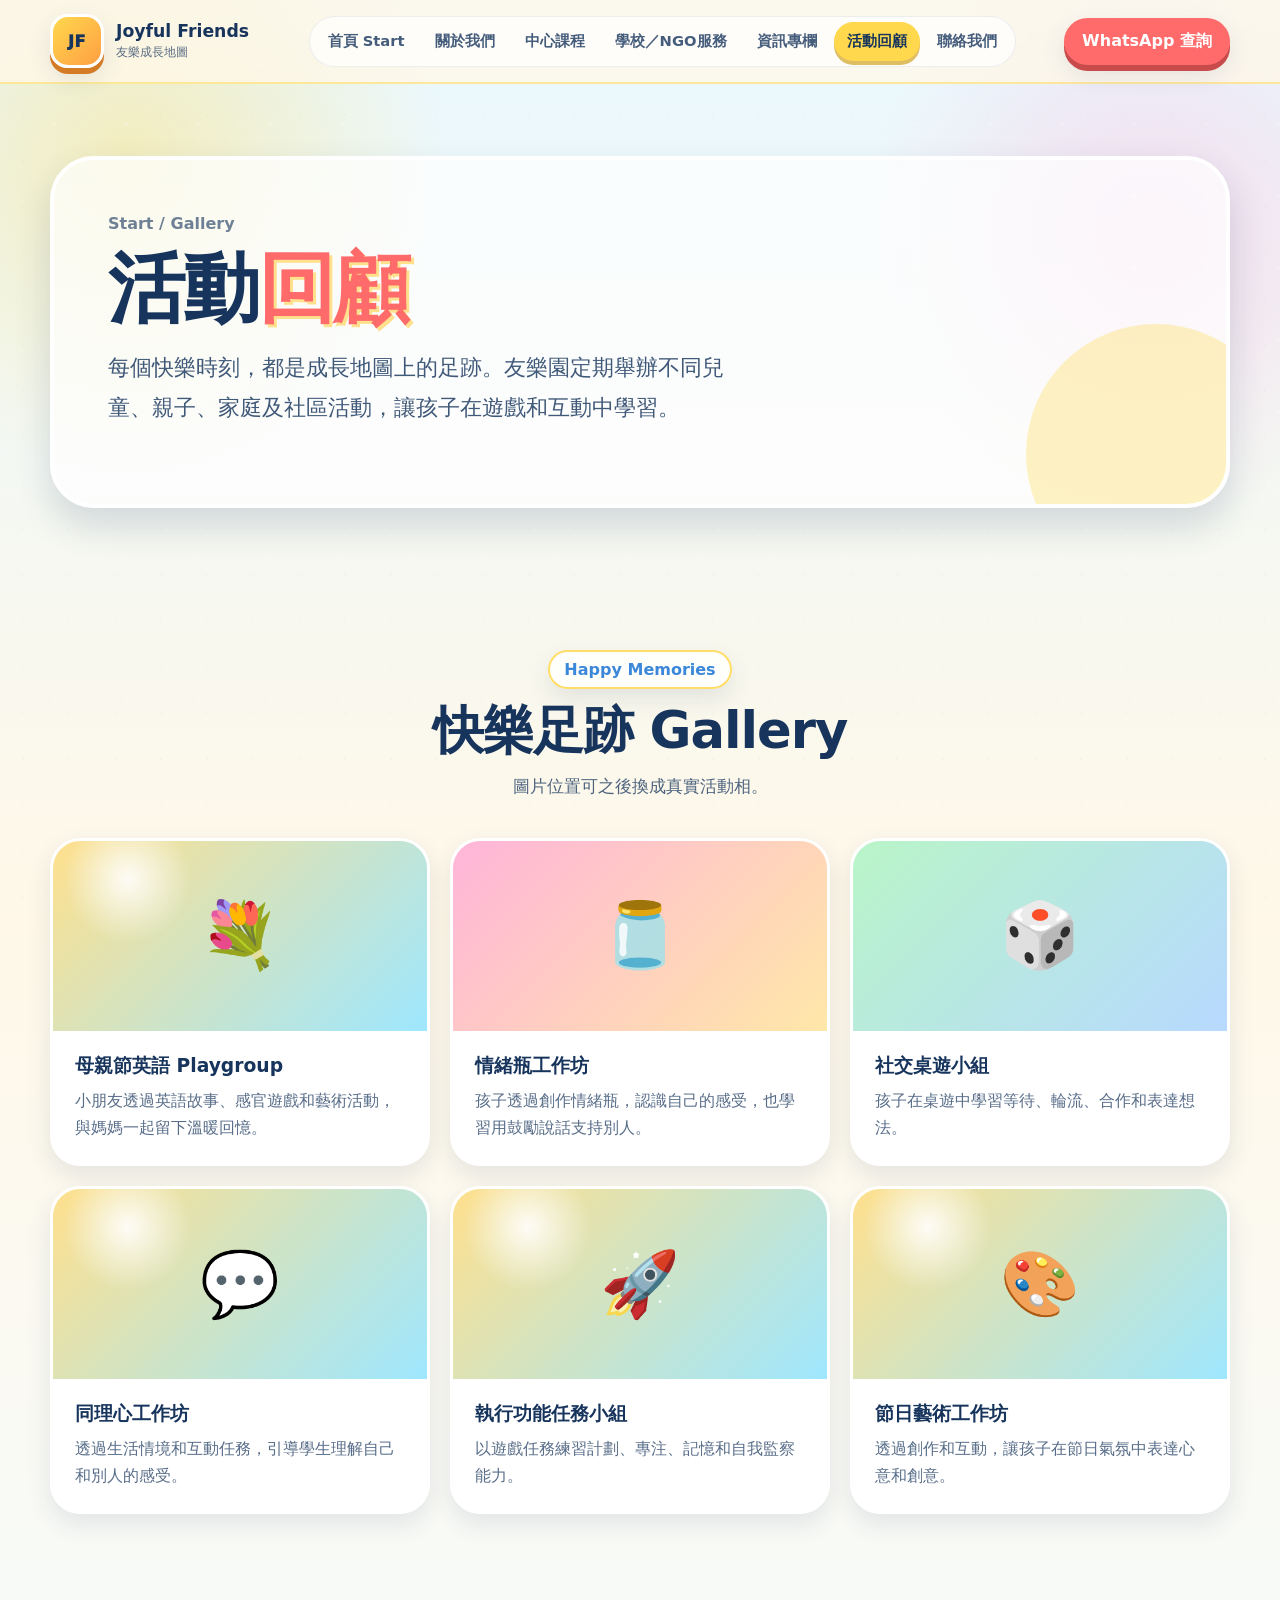
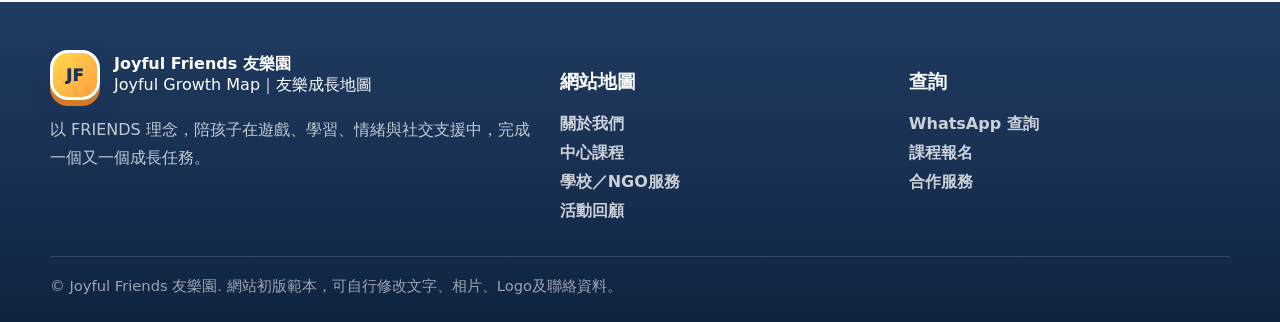
<file: gallery.html>
<!doctype html>
<html lang="zh-Hant-HK">
<head>
  <meta charset="utf-8">
  <meta name="viewport" content="width=device-width, initial-scale=1">
  <title>活動回顧｜Joyful Friends 友樂園</title>
  <meta name="description" content="Joyful Friends 友樂園｜以 FRIENDS 理念，陪孩子完成一個又一個成長任務。">
  <style>
:root {
  --sky: #8dd8ff;
  --sky-deep: #3b87d9;
  --navy: #17345c;
  --cream: #fff8e8;
  --cream-2: #fff1cc;
  --yellow: #ffd84d;
  --orange: #ff9f43;
  --coral: #ff6b6b;
  --green: #6bd072;
  --mint: #b8f4d1;
  --blue: #4ca7ff;
  --purple: #9d7dff;
  --pink: #ff9ed1;
  --brown: #7a4b24;
  --white: #ffffff;
  --shadow: 0 18px 36px rgba(23, 52, 92, .16);
  --soft-shadow: 0 10px 24px rgba(23, 52, 92, .10);
  --radius-xl: 32px;
  --radius-lg: 24px;
  --radius-md: 18px;
  --radius-sm: 12px;
  --max: 1180px;
}

* { box-sizing: border-box; }
html { scroll-behavior: smooth; }
body {
  margin: 0;
  font-family: "PingFang HK", "PingFang TC", "Microsoft JhengHei", "Noto Sans TC", system-ui, -apple-system, BlinkMacSystemFont, sans-serif;
  color: var(--navy);
  background:
    radial-gradient(circle at 10% 8%, rgba(255, 216, 77, .35), transparent 20rem),
    radial-gradient(circle at 90% 12%, rgba(255, 158, 209, .30), transparent 18rem),
    linear-gradient(180deg, #e9f8ff 0%, #fff8e8 48%, #f4fbff 100%);
  min-height: 100vh;
  overflow-x: hidden;
}

body::before {
  content: "";
  position: fixed;
  inset: 0;
  pointer-events: none;
  background-image:
    radial-gradient(circle, rgba(23,52,92,.10) 1.5px, transparent 1.5px),
    radial-gradient(circle, rgba(255,255,255,.9) 2px, transparent 2px);
  background-size: 46px 46px, 72px 72px;
  background-position: 0 0, 18px 16px;
  opacity: .22;
  z-index: -2;
}

a { color: inherit; text-decoration: none; }
img { max-width: 100%; display: block; }
button, input, textarea { font: inherit; }

.container {
  width: min(calc(100% - 32px), var(--max));
  margin: 0 auto;
}

.skip-link {
  position: absolute;
  left: -999px;
  top: 12px;
  background: var(--navy);
  color: white;
  padding: 10px 14px;
  border-radius: 10px;
  z-index: 200;
}
.skip-link:focus { left: 12px; }

.site-header {
  position: sticky;
  top: 0;
  z-index: 100;
  padding: 14px 0;
  backdrop-filter: blur(14px);
  background: rgba(255, 248, 232, .78);
  border-bottom: 2px solid rgba(255, 216, 77, .50);
}

.nav-wrap {
  display: flex;
  align-items: center;
  justify-content: space-between;
  gap: 18px;
}

.brand {
  display: flex;
  align-items: center;
  gap: 12px;
  min-width: 210px;
}
.logo-mark {
  width: 54px;
  height: 54px;
  border-radius: 18px;
  display: grid;
  place-items: center;
  background: linear-gradient(135deg, var(--yellow), var(--orange));
  color: var(--navy);
  box-shadow: 0 6px 0 #d47b26, var(--soft-shadow);
  border: 3px solid #fff;
  font-weight: 1000;
  letter-spacing: .5px;
}
.logo-text strong { display: block; font-size: 1.08rem; line-height: 1.1; }
.logo-text span { display: block; font-size: .78rem; color: rgba(23,52,92,.72); margin-top: 3px; }

.main-nav {
  display: flex;
  align-items: center;
  gap: 4px;
  padding: 6px;
  border-radius: 999px;
  background: rgba(255,255,255,.68);
  box-shadow: inset 0 0 0 1px rgba(23,52,92,.08);
}
.main-nav a {
  padding: 10px 13px;
  border-radius: 999px;
  font-weight: 800;
  font-size: .92rem;
  color: rgba(23,52,92,.80);
  transition: transform .2s ease, background .2s ease, color .2s ease;
  white-space: nowrap;
}
.main-nav a:hover { transform: translateY(-2px); background: rgba(255,216,77,.35); }
.main-nav a.active { color: var(--navy); background: var(--yellow); box-shadow: 0 4px 0 rgba(205, 154, 19, .65); }

.nav-actions { display: flex; align-items: center; gap: 10px; }
.btn,
.inline-link {
  display: inline-flex;
  align-items: center;
  justify-content: center;
  gap: 8px;
  padding: 13px 18px;
  border-radius: 999px;
  font-weight: 900;
  border: 0;
  cursor: pointer;
  transition: transform .2s ease, box-shadow .2s ease, filter .2s ease;
}
.btn:hover, .inline-link:hover { transform: translateY(-3px); filter: brightness(1.03); }
.btn-primary { background: var(--coral); color: white; box-shadow: 0 6px 0 #c84b4b, var(--soft-shadow); }
.btn-secondary { background: var(--yellow); color: var(--navy); box-shadow: 0 6px 0 #cfa52d, var(--soft-shadow); }
.btn-green { background: var(--green); color: var(--navy); box-shadow: 0 6px 0 #43a84d, var(--soft-shadow); }
.btn-ghost { background: white; color: var(--navy); border: 2px solid rgba(23,52,92,.12); box-shadow: var(--soft-shadow); }
.menu-toggle {
  display: none;
  width: 46px;
  height: 46px;
  border-radius: 14px;
  border: 0;
  background: var(--white);
  box-shadow: var(--soft-shadow);
  font-size: 1.25rem;
}

main { overflow: hidden; }
.section { padding: 88px 0; position: relative; }
.section-tight { padding: 58px 0; }

.eyebrow {
  display: inline-flex;
  align-items: center;
  gap: 8px;
  padding: 8px 14px;
  border-radius: 999px;
  background: rgba(255,255,255,.78);
  border: 2px solid rgba(255,216,77,.85);
  box-shadow: var(--soft-shadow);
  font-weight: 900;
  color: var(--sky-deep);
}

.hero {
  padding: 86px 0 70px;
  min-height: 720px;
  display: flex;
  align-items: center;
}
.hero-grid {
  display: grid;
  grid-template-columns: 1.02fr .98fr;
  align-items: center;
  gap: 46px;
}
.hero h1,
.page-hero h1 {
  margin: 18px 0 18px;
  font-size: clamp(2.5rem, 6vw, 5.3rem);
  line-height: .98;
  letter-spacing: -2px;
}
.hero h1 .highlight,
.page-hero h1 .highlight { color: var(--coral); text-shadow: 3px 3px 0 #ffe08d; }
.hero-lead,
.page-lead {
  font-size: clamp(1.08rem, 2vw, 1.36rem);
  line-height: 1.85;
  color: rgba(23,52,92,.82);
  max-width: 650px;
}
.hero-buttons { display: flex; flex-wrap: wrap; gap: 14px; margin-top: 30px; }
.hero-stats {
  display: grid;
  grid-template-columns: repeat(3, 1fr);
  gap: 12px;
  margin-top: 30px;
  max-width: 620px;
}
.stat-card {
  background: rgba(255,255,255,.76);
  border: 2px solid rgba(255,255,255,.9);
  border-radius: 22px;
  padding: 16px;
  box-shadow: var(--soft-shadow);
}
.stat-card strong { display: block; font-size: 1.35rem; }
.stat-card span { font-weight: 800; color: rgba(23,52,92,.68); font-size: .86rem; }

.map-stage {
  position: relative;
  min-height: 555px;
  border-radius: 42px;
  background:
    radial-gradient(circle at 28% 20%, rgba(255,255,255,.9), transparent 6rem),
    radial-gradient(circle at 70% 18%, rgba(255,216,77,.65), transparent 7rem),
    linear-gradient(180deg, #aee8ff 0%, #d7f7ff 48%, #b9efb5 48%, #9bdc84 100%);
  box-shadow: var(--shadow);
  border: 5px solid #fff;
  overflow: hidden;
}
.map-stage::before {
  content: "";
  position: absolute;
  left: -10%;
  right: -10%;
  bottom: -58px;
  height: 190px;
  border-radius: 50% 50% 0 0;
  background: linear-gradient(180deg, #9ade78, #65b95c);
  box-shadow: inset 0 18px 0 rgba(255,255,255,.18);
}
.map-path {
  position: absolute;
  inset: 0;
  background-image: url('../img/growth-map.svg');
  background-size: 92% auto;
  background-repeat: no-repeat;
  background-position: center 62%;
}
.cloud {
  position: absolute;
  background: white;
  border-radius: 999px;
  opacity: .88;
  box-shadow: 0 8px 0 rgba(255,255,255,.4);
}
.cloud::before, .cloud::after {
  content: "";
  position: absolute;
  background: white;
  border-radius: 50%;
}
.cloud-one { width: 124px; height: 42px; top: 56px; left: 48px; }
.cloud-one::before { width: 58px; height: 58px; left: 22px; top: -24px; }
.cloud-one::after { width: 46px; height: 46px; right: 22px; top: -16px; }
.cloud-two { width: 104px; height: 36px; top: 100px; right: 54px; }
.cloud-two::before { width: 50px; height: 50px; left: 16px; top: -20px; }
.cloud-two::after { width: 38px; height: 38px; right: 18px; top: -13px; }
.float-star { position: absolute; font-size: 2.2rem; filter: drop-shadow(0 4px 0 rgba(23,52,92,.12)); animation: floaty 4s ease-in-out infinite; }
.star-a { top: 46px; right: 174px; }
.star-b { bottom: 128px; left: 36px; animation-delay: -1s; }
.star-c { bottom: 220px; right: 44px; animation-delay: -2s; }
@keyframes floaty { 0%,100%{ transform: translateY(0) rotate(-4deg);} 50%{ transform: translateY(-12px) rotate(4deg);} }

.level-pin {
  position: absolute;
  width: 112px;
  padding: 12px 10px;
  text-align: center;
  background: white;
  border: 3px solid var(--navy);
  border-radius: 20px;
  box-shadow: 0 8px 0 rgba(23,52,92,.20);
  font-weight: 1000;
  transform: rotate(-3deg);
}
.level-pin span { display: block; font-size: 1.55rem; }
.level-pin small { display: block; color: rgba(23,52,92,.70); }
.pin-1 { left: 72px; bottom: 124px; background: #fff2f2; }
.pin-2 { left: 222px; top: 188px; background: #fff7c7; transform: rotate(4deg); }
.pin-3 { right: 186px; bottom: 158px; background: #e7fff0; transform: rotate(2deg); }
.pin-4 { right: 64px; top: 168px; background: #edf4ff; transform: rotate(-5deg); }
.character {
  position: absolute;
  left: 40px;
  bottom: 54px;
  width: 88px;
  height: 88px;
  border-radius: 50% 50% 42% 42%;
  background: linear-gradient(180deg, #ffdca5, #ffb367);
  border: 4px solid #fff;
  box-shadow: 0 10px 0 rgba(23,52,92,.18);
}
.character::before {
  content: "😊";
  position: absolute;
  font-size: 2.3rem;
  left: 18px;
  top: 14px;
}
.flag-finish {
  position: absolute;
  right: 78px;
  bottom: 70px;
  width: 86px;
  height: 136px;
}
.flag-finish::before {
  content: "";
  position: absolute;
  left: 12px;
  top: 0;
  width: 8px;
  height: 132px;
  background: var(--navy);
  border-radius: 999px;
}
.flag-finish::after {
  content: "GOAL";
  position: absolute;
  left: 20px;
  top: 8px;
  width: 64px;
  height: 42px;
  background: var(--coral);
  color: white;
  display: grid;
  place-items: center;
  font-weight: 1000;
  border-radius: 0 12px 12px 0;
  box-shadow: 0 5px 0 #c84b4b;
}

.section-head {
  text-align: center;
  max-width: 780px;
  margin: 0 auto 36px;
}
.section-head.left { text-align: left; margin-left: 0; }
.section-head h2 {
  margin: 14px 0 12px;
  font-size: clamp(2rem, 4vw, 3.35rem);
  line-height: 1.08;
  letter-spacing: -1px;
}
.section-head p {
  margin: 0;
  font-size: 1.08rem;
  line-height: 1.8;
  color: rgba(23,52,92,.76);
}

.grid-4, .grid-3, .grid-2, .grid-6 {
  display: grid;
  gap: 20px;
}
.grid-4 { grid-template-columns: repeat(4, 1fr); }
.grid-3 { grid-template-columns: repeat(3, 1fr); }
.grid-2 { grid-template-columns: repeat(2, 1fr); }
.grid-6 { grid-template-columns: repeat(6, 1fr); }

.card {
  background: rgba(255,255,255,.82);
  border: 3px solid #fff;
  border-radius: var(--radius-lg);
  padding: 24px;
  box-shadow: var(--soft-shadow);
  position: relative;
  overflow: hidden;
}
.card::after {
  content: "";
  position: absolute;
  width: 84px;
  height: 84px;
  right: -26px;
  bottom: -26px;
  border-radius: 50%;
  background: rgba(255,216,77,.30);
}
.card h3 { margin: 0 0 10px; font-size: 1.26rem; }
.card p { margin: 0; color: rgba(23,52,92,.74); line-height: 1.72; }
.icon-bubble {
  width: 58px;
  height: 58px;
  border-radius: 20px;
  display: grid;
  place-items: center;
  margin-bottom: 14px;
  font-size: 1.8rem;
  background: var(--cream-2);
  box-shadow: 0 6px 0 rgba(207,165,45,.34);
  border: 2px solid #fff;
}
.level-card { border-color: rgba(255,255,255,.9); min-height: 260px; }
.level-card .level-label {
  display: inline-flex;
  padding: 6px 11px;
  border-radius: 999px;
  background: var(--navy);
  color: white;
  font-size: .82rem;
  font-weight: 900;
  margin-bottom: 12px;
}
.level-card:nth-child(1) { background: linear-gradient(180deg, #fff, #fff2f2); }
.level-card:nth-child(2) { background: linear-gradient(180deg, #fff, #fff8d7); }
.level-card:nth-child(3) { background: linear-gradient(180deg, #fff, #eafff1); }
.level-card:nth-child(4) { background: linear-gradient(180deg, #fff, #eff6ff); }

.route-card {
  min-height: 330px;
  padding: 28px;
  display: flex;
  flex-direction: column;
  justify-content: space-between;
  background: linear-gradient(180deg, rgba(255,255,255,.92), rgba(255,248,232,.86));
}
.route-top { display: flex; align-items: flex-start; justify-content: space-between; gap: 14px; }
.route-badge {
  display: inline-flex;
  padding: 7px 12px;
  border-radius: 999px;
  font-weight: 900;
  background: var(--mint);
  color: var(--navy);
}
.route-emoji { font-size: 3rem; filter: drop-shadow(0 5px 0 rgba(23,52,92,.10)); }
.route-card h3 { font-size: 1.7rem; margin: 20px 0 12px; }
.route-card p { margin-bottom: 20px; }
.route-card .inline-link { align-self: flex-start; background: var(--navy); color: white; padding: 10px 14px; }

.badge-wall {
  display: grid;
  grid-template-columns: repeat(7, 1fr);
  gap: 14px;
  align-items: stretch;
}
.friend-badge {
  background: white;
  border: 3px solid #fff;
  border-radius: 26px;
  padding: 16px 12px;
  text-align: center;
  box-shadow: 0 8px 0 rgba(23,52,92,.10), var(--soft-shadow);
  transition: transform .2s ease;
}
.friend-badge:hover { transform: translateY(-6px) rotate(-1deg); }
.friend-letter {
  width: 58px;
  height: 58px;
  border-radius: 20px;
  display: grid;
  place-items: center;
  margin: 0 auto 10px;
  color: white;
  font-size: 1.9rem;
  font-weight: 1000;
  box-shadow: 0 6px 0 rgba(23,52,92,.18);
}
.friend-badge:nth-child(1) .friend-letter { background: var(--coral); }
.friend-badge:nth-child(2) .friend-letter { background: var(--orange); }
.friend-badge:nth-child(3) .friend-letter { background: var(--yellow); color: var(--navy); }
.friend-badge:nth-child(4) .friend-letter { background: var(--green); }
.friend-badge:nth-child(5) .friend-letter { background: var(--blue); }
.friend-badge:nth-child(6) .friend-letter { background: var(--purple); }
.friend-badge:nth-child(7) .friend-letter { background: var(--pink); }
.friend-badge strong { display: block; font-size: .98rem; line-height: 1.25; }
.friend-badge span { display: block; margin-top: 5px; color: rgba(23,52,92,.65); font-weight: 800; font-size: .82rem; }

.feature-band {
  background:
    linear-gradient(135deg, rgba(255,216,77,.25), rgba(141,216,255,.24)),
    rgba(255,255,255,.70);
  border-top: 3px solid rgba(255,255,255,.7);
  border-bottom: 3px solid rgba(255,255,255,.7);
}

.course-card {
  min-height: 312px;
  display: flex;
  flex-direction: column;
  justify-content: space-between;
}
.course-tag {
  display: inline-flex;
  width: fit-content;
  padding: 7px 12px;
  border-radius: 999px;
  background: rgba(76,167,255,.14);
  color: var(--sky-deep);
  font-weight: 900;
  font-size: .86rem;
  margin-bottom: 12px;
}
.course-card h3 { font-size: 1.38rem; }
.card-actions { display: flex; flex-wrap: wrap; gap: 10px; margin-top: 20px; }
.small-btn {
  display: inline-flex;
  padding: 9px 12px;
  border-radius: 999px;
  font-weight: 900;
  background: var(--cream-2);
  border: 2px solid white;
}

.upgrade-list {
  display: grid;
  grid-template-columns: repeat(4, 1fr);
  gap: 18px;
}
.upgrade-item {
  background: white;
  border: 3px solid rgba(255,255,255,.85);
  border-radius: 28px;
  padding: 24px;
  box-shadow: var(--soft-shadow);
}
.upgrade-item strong { display: block; font-size: 1.24rem; margin-bottom: 8px; }
.upgrade-item p { margin: 0; line-height: 1.7; color: rgba(23,52,92,.72); }

.gallery-strip {
  display: grid;
  grid-template-columns: repeat(3, 1fr);
  gap: 20px;
}
.memory-card {
  background: white;
  border-radius: 30px;
  overflow: hidden;
  box-shadow: var(--soft-shadow);
  border: 3px solid #fff;
}
.memory-visual {
  height: 190px;
  display: grid;
  place-items: center;
  font-size: 4rem;
  background:
    radial-gradient(circle at 20% 20%, rgba(255,255,255,.9), transparent 4rem),
    linear-gradient(135deg, #ffe08d, #9ee7ff);
}
.memory-card:nth-child(2) .memory-visual { background: linear-gradient(135deg, #ffb5d9, #ffe7a8); }
.memory-card:nth-child(3) .memory-visual { background: linear-gradient(135deg, #b9f5c8, #b7d9ff); }
.memory-content { padding: 22px; }
.memory-content h3 { margin: 0 0 8px; }
.memory-content p { margin: 0; line-height: 1.7; color: rgba(23,52,92,.72); }

.cta-box {
  position: relative;
  padding: 48px;
  border-radius: 42px;
  background:
    radial-gradient(circle at 10% 20%, rgba(255,255,255,.85), transparent 8rem),
    linear-gradient(135deg, var(--navy), #2767b0);
  color: white;
  box-shadow: var(--shadow);
  overflow: hidden;
}
.cta-box::after {
  content: "⭐ 🚀 🎮 🌈";
  position: absolute;
  right: 34px;
  top: 30px;
  font-size: 3rem;
  opacity: .28;
}
.cta-box h2 { margin: 0 0 14px; font-size: clamp(2rem, 4vw, 3.35rem); }
.cta-box p { color: rgba(255,255,255,.86); max-width: 740px; line-height: 1.8; font-size: 1.08rem; }
.cta-box .btn { margin-top: 10px; }

.page-hero {
  padding: 72px 0 54px;
  position: relative;
}
.page-hero-card {
  border-radius: 44px;
  padding: 54px;
  background: rgba(255,255,255,.70);
  border: 4px solid #fff;
  box-shadow: var(--shadow);
  position: relative;
  overflow: hidden;
}
.page-hero-card::after {
  content: "";
  position: absolute;
  right: -60px;
  bottom: -80px;
  width: 260px;
  height: 260px;
  border-radius: 50%;
  background: rgba(255,216,77,.32);
}
.breadcrumb { font-weight: 900; color: rgba(23,52,92,.62); }

.two-col {
  display: grid;
  grid-template-columns: .88fr 1.12fr;
  gap: 34px;
  align-items: start;
}
.note-card {
  background: var(--navy);
  color: white;
  border-radius: 34px;
  padding: 32px;
  box-shadow: var(--shadow);
  position: sticky;
  top: 104px;
}
.note-card h3 { margin-top: 0; font-size: 1.7rem; }
.note-card p { line-height: 1.8; color: rgba(255,255,255,.84); }

.long-card {
  background: rgba(255,255,255,.84);
  border: 3px solid white;
  border-radius: 30px;
  padding: 28px;
  box-shadow: var(--soft-shadow);
  margin-bottom: 18px;
}
.long-card h3 { margin: 0 0 10px; font-size: 1.42rem; }
.long-card p { margin: 0; line-height: 1.78; color: rgba(23,52,92,.73); }

.pill-list { display: flex; flex-wrap: wrap; gap: 10px; margin-top: 18px; }
.pill {
  display: inline-flex;
  padding: 9px 13px;
  border-radius: 999px;
  background: white;
  border: 2px solid rgba(23,52,92,.09);
  box-shadow: 0 4px 0 rgba(23,52,92,.06);
  font-weight: 900;
}

.service-card { min-height: 258px; }
.service-card h3 span { display: block; font-size: .86rem; color: rgba(23,52,92,.58); margin-top: 4px; }
.topic-card { min-height: 232px; }

.mission-path {
  display: grid;
  grid-template-columns: repeat(4, 1fr);
  gap: 14px;
  position: relative;
}
.path-step {
  position: relative;
  background: white;
  border: 3px solid #fff;
  border-radius: 28px;
  padding: 24px;
  box-shadow: var(--soft-shadow);
}
.path-number {
  width: 48px;
  height: 48px;
  border-radius: 16px;
  display: grid;
  place-items: center;
  background: var(--yellow);
  color: var(--navy);
  font-weight: 1000;
  font-size: 1.3rem;
  box-shadow: 0 6px 0 #cfa52d;
  margin-bottom: 14px;
}
.path-step h3 { margin: 0 0 8px; }
.path-step p { margin: 0; color: rgba(23,52,92,.72); line-height: 1.7; }

.article-card { display: flex; flex-direction: column; gap: 14px; }
.article-meta { font-weight: 900; color: var(--sky-deep); }
.article-card h3 { font-size: 1.35rem; }

.contact-grid {
  display: grid;
  grid-template-columns: .9fr 1.1fr;
  gap: 26px;
}
.contact-card {
  background: white;
  border: 3px solid #fff;
  border-radius: 32px;
  padding: 28px;
  box-shadow: var(--soft-shadow);
}
.contact-row {
  display: grid;
  grid-template-columns: 112px 1fr;
  gap: 12px;
  padding: 14px 0;
  border-bottom: 1px dashed rgba(23,52,92,.16);
}
.contact-row:last-child { border-bottom: 0; }
.contact-row strong { color: rgba(23,52,92,.62); }
.form-preview {
  background: rgba(255,255,255,.84);
  border: 3px solid #fff;
  border-radius: 32px;
  padding: 28px;
  box-shadow: var(--soft-shadow);
}
.form-preview label { display: block; font-weight: 900; margin: 14px 0 8px; }
.form-preview input, .form-preview textarea, .form-preview select {
  width: 100%;
  border: 2px solid rgba(23,52,92,.12);
  border-radius: 16px;
  padding: 13px 14px;
  background: #fff;
  color: var(--navy);
}
.form-preview textarea { min-height: 120px; resize: vertical; }

.site-footer {
  padding: 48px 0 26px;
  background: linear-gradient(180deg, rgba(23,52,92,.96), #102441);
  color: white;
}
.footer-grid {
  display: grid;
  grid-template-columns: 1.2fr .8fr .8fr;
  gap: 28px;
  margin-bottom: 34px;
}
.footer-brand { display: flex; gap: 14px; align-items: center; margin-bottom: 14px; }
.footer-brand .logo-mark { width: 50px; height: 50px; }
.site-footer p { color: rgba(255,255,255,.74); line-height: 1.7; }
.footer-links { display: grid; gap: 8px; }
.footer-links a { color: rgba(255,255,255,.78); font-weight: 800; }
.footer-links a:hover { color: var(--yellow); }
.footer-bottom { border-top: 1px solid rgba(255,255,255,.14); padding-top: 20px; color: rgba(255,255,255,.58); font-size: .92rem; }

.reveal { opacity: 0; transform: translateY(18px); transition: opacity .6s ease, transform .6s ease; }
.reveal.is-visible { opacity: 1; transform: translateY(0); }

@media (max-width: 1080px) {
  .main-nav {
    position: fixed;
    inset: 84px 16px auto 16px;
    display: none;
    flex-direction: column;
    align-items: stretch;
    border-radius: 24px;
    padding: 14px;
    background: rgba(255,255,255,.96);
    box-shadow: var(--shadow);
  }
  .main-nav.open { display: flex; }
  .main-nav a { border-radius: 16px; padding: 14px; }
  .menu-toggle { display: grid; place-items: center; }
  .nav-actions .btn-primary { display: none; }
  .hero-grid, .two-col, .contact-grid { grid-template-columns: 1fr; }
  .map-stage { min-height: 500px; }
  .grid-4 { grid-template-columns: repeat(2, 1fr); }
  .grid-6 { grid-template-columns: repeat(3, 1fr); }
  .badge-wall { grid-template-columns: repeat(4, 1fr); }
  .upgrade-list { grid-template-columns: repeat(2, 1fr); }
  .mission-path { grid-template-columns: repeat(2, 1fr); }
  .note-card { position: static; }
}

@media (max-width: 760px) {
  .container { width: min(calc(100% - 24px), var(--max)); }
  .site-header { padding: 10px 0; }
  .brand { min-width: auto; }
  .logo-text span { display: none; }
  .hero { padding: 44px 0 42px; min-height: auto; }
  .hero h1, .page-hero h1 { letter-spacing: -1px; }
  .hero-stats, .grid-3, .grid-4, .grid-2, .grid-6, .badge-wall, .upgrade-list, .gallery-strip, .mission-path, .footer-grid { grid-template-columns: 1fr; }
  .section { padding: 58px 0; }
  .map-stage { min-height: 420px; border-radius: 30px; }
  .level-pin { width: 92px; font-size: .86rem; }
  .pin-2 { left: 150px; }
  .pin-3 { right: 112px; }
  .pin-4 { right: 24px; }
  .page-hero-card, .cta-box { padding: 30px 22px; border-radius: 30px; }
  .contact-row { grid-template-columns: 1fr; gap: 4px; }
  .hero-buttons .btn { width: 100%; }
}


/* Colour-safe patch: stronger Joyful Growth Map palette */
.hero { background: linear-gradient(135deg, rgba(141,216,255,.88), rgba(255,216,77,.58) 45%, rgba(255,158,209,.38)); }
.section:nth-of-type(odd) { background: linear-gradient(180deg, rgba(255,255,255,.0), rgba(255,248,232,.25)); }
.card, .memory-card, .friend-badge, .upgrade-item, .contact-card, .theme-card, .process-step { border: 3px solid rgba(255,255,255,.9); }
.friend-letter { background: linear-gradient(135deg, #ff6b6b, #ffd84d 55%, #4ca7ff); }
.level-card:nth-child(1) .icon-bubble { background: linear-gradient(135deg, #ffd84d, #ff9f43); }
.level-card:nth-child(2) .icon-bubble { background: linear-gradient(135deg, #4ca7ff, #9d7dff); }
.level-card:nth-child(3) .icon-bubble { background: linear-gradient(135deg, #6bd072, #b8f4d1); }
.level-card:nth-child(4) .icon-bubble { background: linear-gradient(135deg, #ff9ed1, #ff6b6b); }

  </style>
</head>
<body>
  <a class="skip-link" href="#main">跳到主要內容</a>
  <header class="site-header">
    <div class="container nav-wrap">
      <a class="brand" href="index.html" aria-label="Joyful Friends 友樂園首頁">
        <span class="logo-mark">JF</span>
        <span class="logo-text"><strong>Joyful Friends</strong><span>友樂成長地圖</span></span>
      </a>
      <nav class="main-nav" aria-label="主要選單">
        <a href="index.html" class="">首頁 Start</a>
<a href="about.html" class="">關於我們</a>
<a href="courses.html" class="">中心課程</a>
<a href="support.html" class="">學校／NGO服務</a>
<a href="tips.html" class="">資訊專欄</a>
<a href="gallery.html" class="active">活動回顧</a>
<a href="contact.html" class="">聯絡我們</a>
      </nav>
      <div class="nav-actions">
        <a class="btn btn-primary" href="contact.html">WhatsApp 查詢</a>
        <button class="menu-toggle" type="button" aria-label="開啟選單" aria-expanded="false">☰</button>
      </div>
    </div>
  </header>
  <main id="main">

    <section class="page-hero"><div class="container"><div class="page-hero-card reveal"><div class="breadcrumb">Start / Gallery</div><h1>活動<span class="highlight">回顧</span></h1><p class="page-lead">每個快樂時刻，都是成長地圖上的足跡。友樂園定期舉辦不同兒童、親子、家庭及社區活動，讓孩子在遊戲和互動中學習。</p></div></div></section>
    <section class="section">
      <div class="container">
        <div class="section-head reveal"><span class="eyebrow">Happy Memories</span><h2>快樂足跡 Gallery</h2><p>圖片位置可之後換成真實活動相。</p></div>
        <div class="grid-3">
          <article class="memory-card reveal"><div class="memory-visual">💐</div><div class="memory-content"><h3>母親節英語 Playgroup</h3><p>小朋友透過英語故事、感官遊戲和藝術活動，與媽媽一起留下溫暖回憶。</p></div></article>
          <article class="memory-card reveal"><div class="memory-visual">🫙</div><div class="memory-content"><h3>情緒瓶工作坊</h3><p>孩子透過創作情緒瓶，認識自己的感受，也學習用鼓勵說話支持別人。</p></div></article>
          <article class="memory-card reveal"><div class="memory-visual">🎲</div><div class="memory-content"><h3>社交桌遊小組</h3><p>孩子在桌遊中學習等待、輪流、合作和表達想法。</p></div></article>
          <article class="memory-card reveal"><div class="memory-visual">💬</div><div class="memory-content"><h3>同理心工作坊</h3><p>透過生活情境和互動任務，引導學生理解自己和別人的感受。</p></div></article>
          <article class="memory-card reveal"><div class="memory-visual">🚀</div><div class="memory-content"><h3>執行功能任務小組</h3><p>以遊戲任務練習計劃、專注、記憶和自我監察能力。</p></div></article>
          <article class="memory-card reveal"><div class="memory-visual">🎨</div><div class="memory-content"><h3>節日藝術工作坊</h3><p>透過創作和互動，讓孩子在節日氣氛中表達心意和創意。</p></div></article>
        </div>
      </div>
    </section>

  </main>
  <footer class="site-footer">
    <div class="container">
      <div class="footer-grid">
        <div>
          <div class="footer-brand">
            <span class="logo-mark">JF</span>
            <div><strong>Joyful Friends 友樂園</strong><br><span>Joyful Growth Map｜友樂成長地圖</span></div>
          </div>
          <p>以 FRIENDS 理念，陪孩子在遊戲、學習、情緒與社交支援中，完成一個又一個成長任務。</p>
        </div>
        <div>
          <h3>網站地圖</h3>
          <div class="footer-links">
            <a href="about.html">關於我們</a>
            <a href="courses.html">中心課程</a>
            <a href="support.html">學校／NGO服務</a>
            <a href="gallery.html">活動回顧</a>
          </div>
        </div>
        <div>
          <h3>查詢</h3>
          <div class="footer-links">
            <a href="contact.html">WhatsApp 查詢</a>
            <a href="contact.html">課程報名</a>
            <a href="contact.html">合作服務</a>
          </div>
        </div>
      </div>
      <div class="footer-bottom">© Joyful Friends 友樂園. 網站初版範本，可自行修改文字、相片、Logo及聯絡資料。</div>
    </div>
  </footer>
  <script>
const menuToggle = document.querySelector('.menu-toggle');
const mainNav = document.querySelector('.main-nav');

if (menuToggle && mainNav) {
  menuToggle.addEventListener('click', () => {
    const isOpen = mainNav.classList.toggle('open');
    menuToggle.setAttribute('aria-expanded', String(isOpen));
    menuToggle.textContent = isOpen ? '✕' : '☰';
  });

  mainNav.querySelectorAll('a').forEach((link) => {
    link.addEventListener('click', () => {
      mainNav.classList.remove('open');
      menuToggle.setAttribute('aria-expanded', 'false');
      menuToggle.textContent = '☰';
    });
  });
}

const revealItems = document.querySelectorAll('.reveal');
const observer = new IntersectionObserver((entries) => {
  entries.forEach((entry) => {
    if (entry.isIntersecting) {
      entry.target.classList.add('is-visible');
      observer.unobserve(entry.target);
    }
  });
}, { threshold: 0.12 });

revealItems.forEach((item) => observer.observe(item));

  </script>
</body>
</html>
</file>
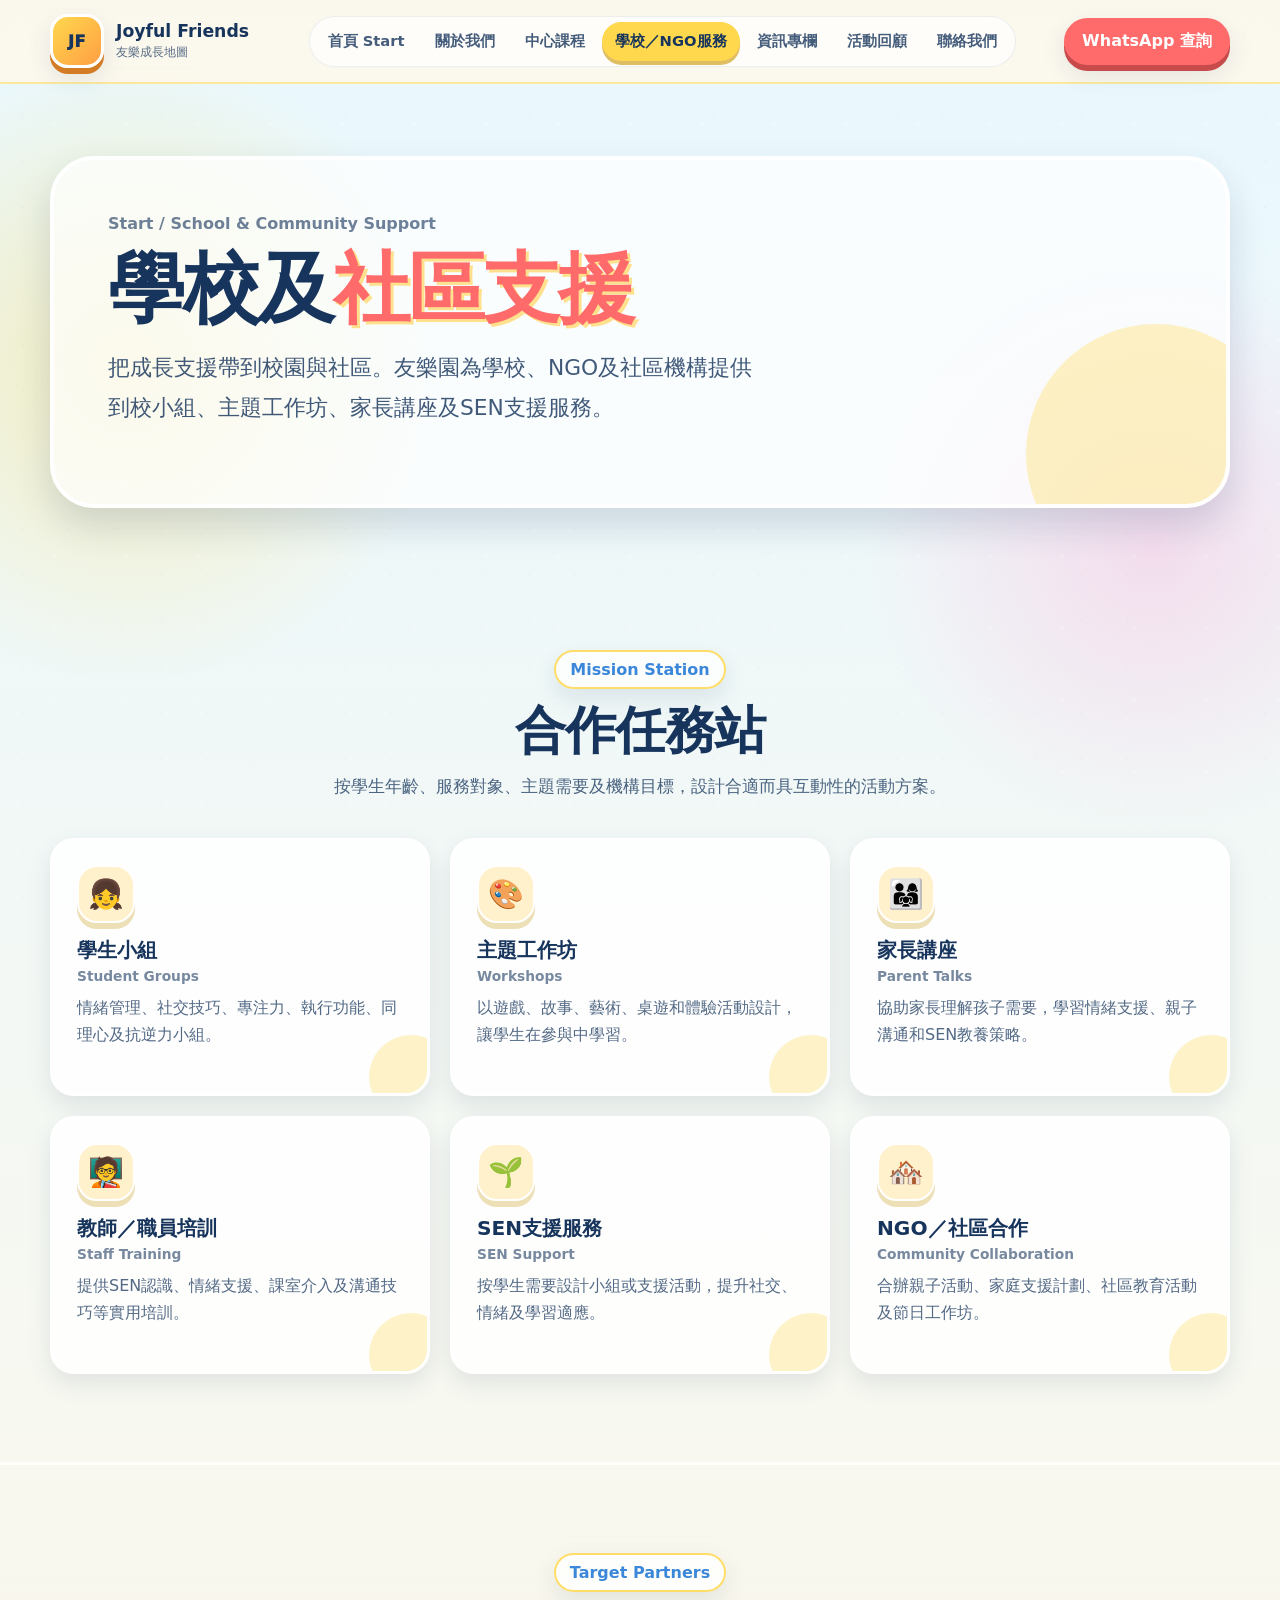
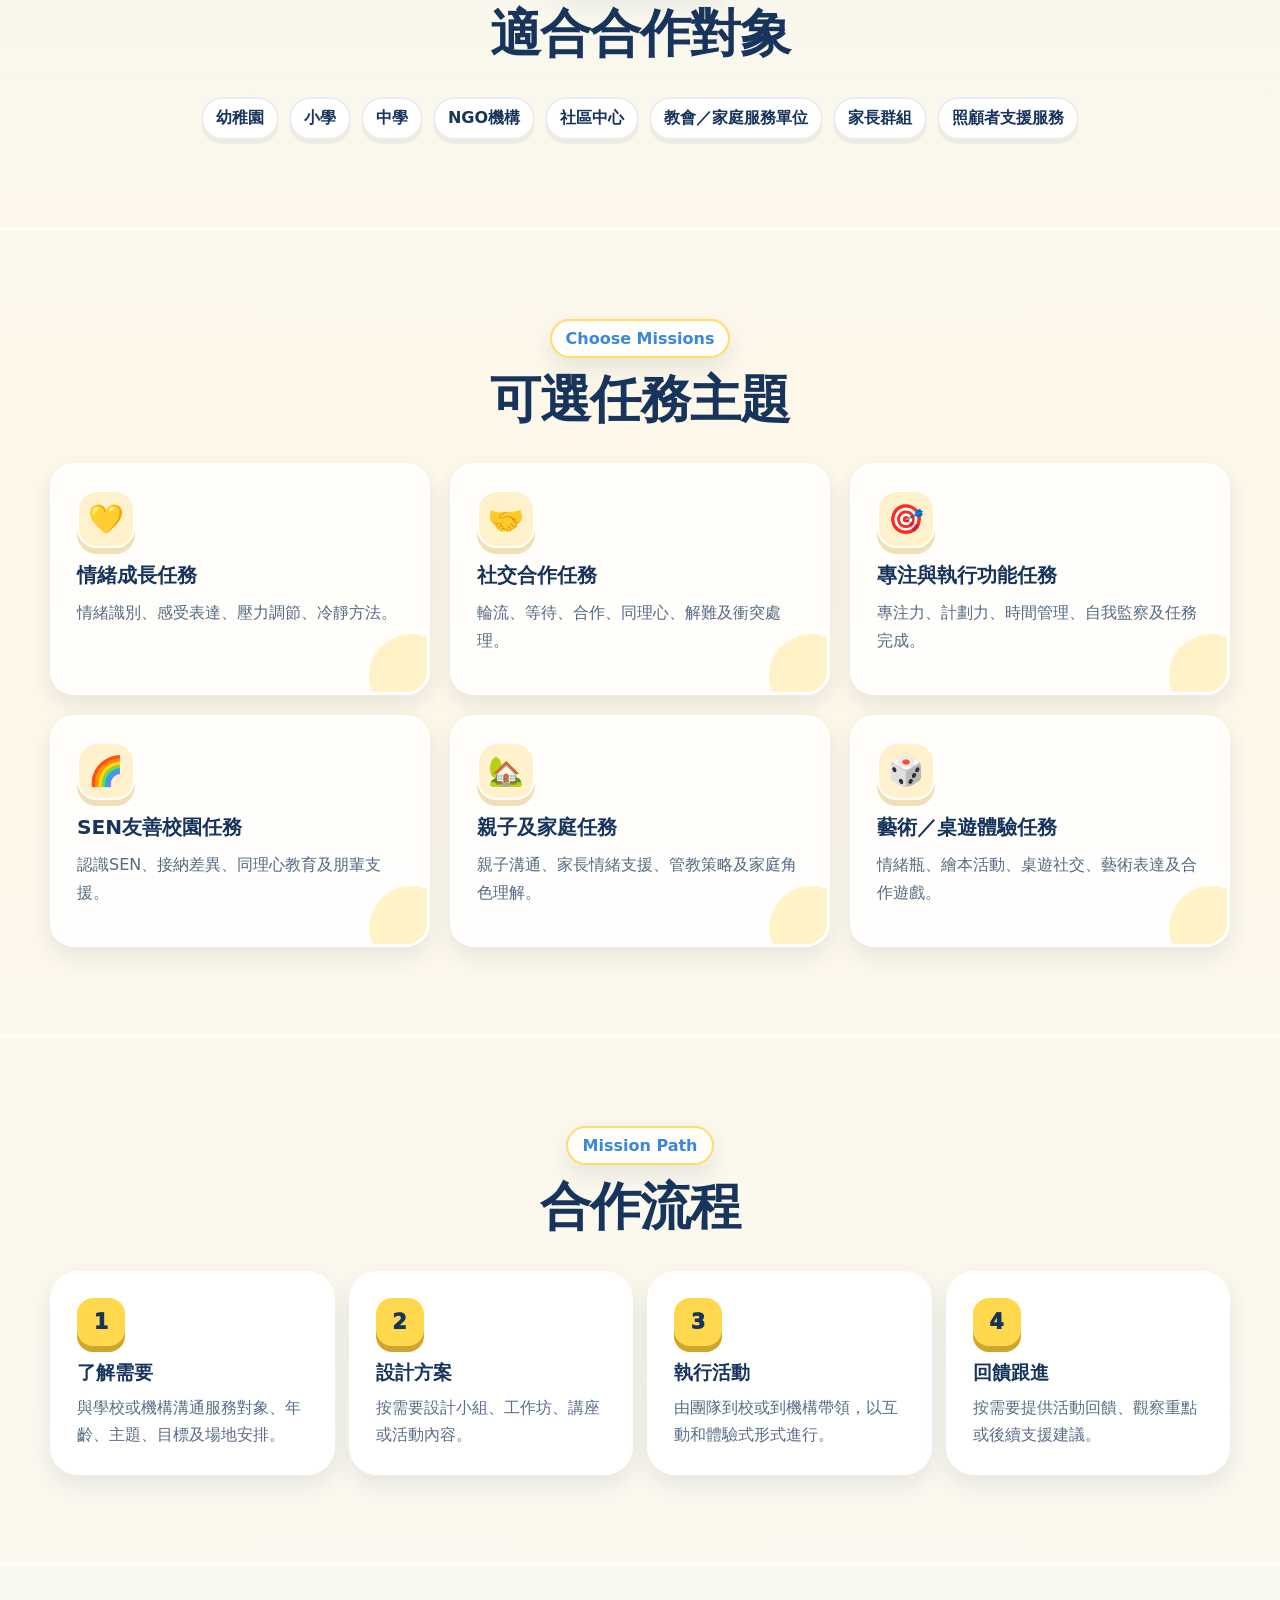
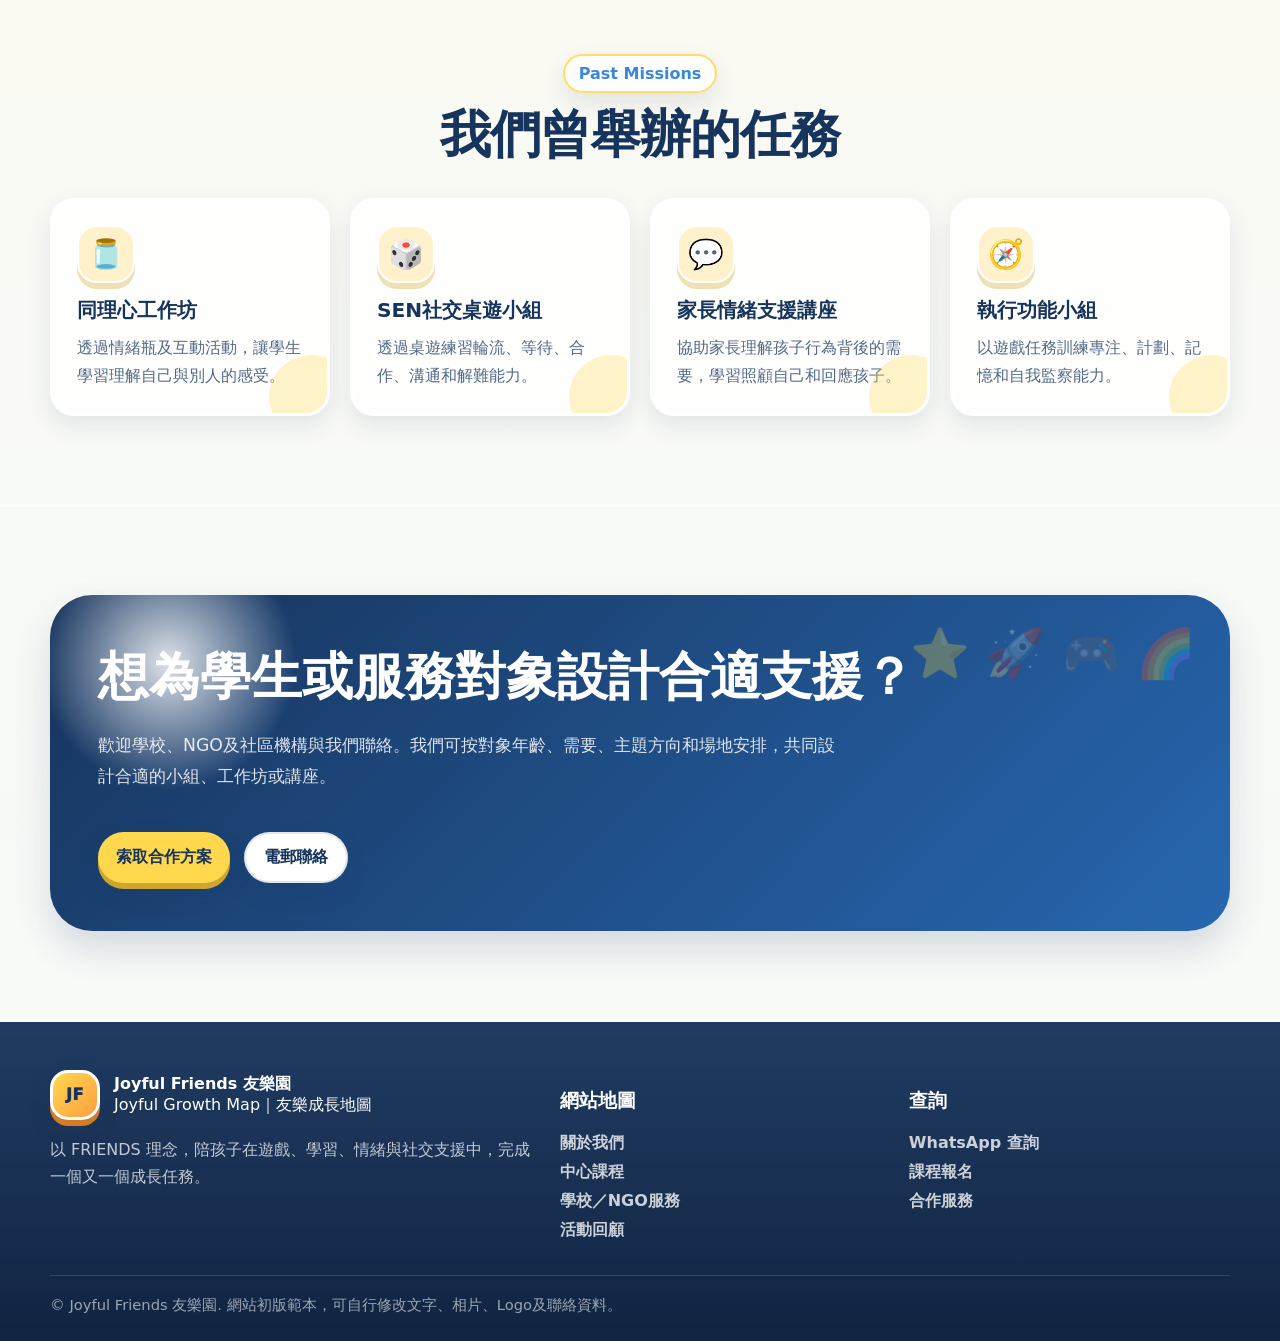
<file: support.html>
<!doctype html>
<html lang="zh-Hant-HK">
<head>
  <meta charset="utf-8">
  <meta name="viewport" content="width=device-width, initial-scale=1">
  <title>學校／NGO服務｜Joyful Friends 友樂園</title>
  <meta name="description" content="Joyful Friends 友樂園｜以 FRIENDS 理念，陪孩子完成一個又一個成長任務。">
  <style>
:root {
  --sky: #8dd8ff;
  --sky-deep: #3b87d9;
  --navy: #17345c;
  --cream: #fff8e8;
  --cream-2: #fff1cc;
  --yellow: #ffd84d;
  --orange: #ff9f43;
  --coral: #ff6b6b;
  --green: #6bd072;
  --mint: #b8f4d1;
  --blue: #4ca7ff;
  --purple: #9d7dff;
  --pink: #ff9ed1;
  --brown: #7a4b24;
  --white: #ffffff;
  --shadow: 0 18px 36px rgba(23, 52, 92, .16);
  --soft-shadow: 0 10px 24px rgba(23, 52, 92, .10);
  --radius-xl: 32px;
  --radius-lg: 24px;
  --radius-md: 18px;
  --radius-sm: 12px;
  --max: 1180px;
}

* { box-sizing: border-box; }
html { scroll-behavior: smooth; }
body {
  margin: 0;
  font-family: "PingFang HK", "PingFang TC", "Microsoft JhengHei", "Noto Sans TC", system-ui, -apple-system, BlinkMacSystemFont, sans-serif;
  color: var(--navy);
  background:
    radial-gradient(circle at 10% 8%, rgba(255, 216, 77, .35), transparent 20rem),
    radial-gradient(circle at 90% 12%, rgba(255, 158, 209, .30), transparent 18rem),
    linear-gradient(180deg, #e9f8ff 0%, #fff8e8 48%, #f4fbff 100%);
  min-height: 100vh;
  overflow-x: hidden;
}

body::before {
  content: "";
  position: fixed;
  inset: 0;
  pointer-events: none;
  background-image:
    radial-gradient(circle, rgba(23,52,92,.10) 1.5px, transparent 1.5px),
    radial-gradient(circle, rgba(255,255,255,.9) 2px, transparent 2px);
  background-size: 46px 46px, 72px 72px;
  background-position: 0 0, 18px 16px;
  opacity: .22;
  z-index: -2;
}

a { color: inherit; text-decoration: none; }
img { max-width: 100%; display: block; }
button, input, textarea { font: inherit; }

.container {
  width: min(calc(100% - 32px), var(--max));
  margin: 0 auto;
}

.skip-link {
  position: absolute;
  left: -999px;
  top: 12px;
  background: var(--navy);
  color: white;
  padding: 10px 14px;
  border-radius: 10px;
  z-index: 200;
}
.skip-link:focus { left: 12px; }

.site-header {
  position: sticky;
  top: 0;
  z-index: 100;
  padding: 14px 0;
  backdrop-filter: blur(14px);
  background: rgba(255, 248, 232, .78);
  border-bottom: 2px solid rgba(255, 216, 77, .50);
}

.nav-wrap {
  display: flex;
  align-items: center;
  justify-content: space-between;
  gap: 18px;
}

.brand {
  display: flex;
  align-items: center;
  gap: 12px;
  min-width: 210px;
}
.logo-mark {
  width: 54px;
  height: 54px;
  border-radius: 18px;
  display: grid;
  place-items: center;
  background: linear-gradient(135deg, var(--yellow), var(--orange));
  color: var(--navy);
  box-shadow: 0 6px 0 #d47b26, var(--soft-shadow);
  border: 3px solid #fff;
  font-weight: 1000;
  letter-spacing: .5px;
}
.logo-text strong { display: block; font-size: 1.08rem; line-height: 1.1; }
.logo-text span { display: block; font-size: .78rem; color: rgba(23,52,92,.72); margin-top: 3px; }

.main-nav {
  display: flex;
  align-items: center;
  gap: 4px;
  padding: 6px;
  border-radius: 999px;
  background: rgba(255,255,255,.68);
  box-shadow: inset 0 0 0 1px rgba(23,52,92,.08);
}
.main-nav a {
  padding: 10px 13px;
  border-radius: 999px;
  font-weight: 800;
  font-size: .92rem;
  color: rgba(23,52,92,.80);
  transition: transform .2s ease, background .2s ease, color .2s ease;
  white-space: nowrap;
}
.main-nav a:hover { transform: translateY(-2px); background: rgba(255,216,77,.35); }
.main-nav a.active { color: var(--navy); background: var(--yellow); box-shadow: 0 4px 0 rgba(205, 154, 19, .65); }

.nav-actions { display: flex; align-items: center; gap: 10px; }
.btn,
.inline-link {
  display: inline-flex;
  align-items: center;
  justify-content: center;
  gap: 8px;
  padding: 13px 18px;
  border-radius: 999px;
  font-weight: 900;
  border: 0;
  cursor: pointer;
  transition: transform .2s ease, box-shadow .2s ease, filter .2s ease;
}
.btn:hover, .inline-link:hover { transform: translateY(-3px); filter: brightness(1.03); }
.btn-primary { background: var(--coral); color: white; box-shadow: 0 6px 0 #c84b4b, var(--soft-shadow); }
.btn-secondary { background: var(--yellow); color: var(--navy); box-shadow: 0 6px 0 #cfa52d, var(--soft-shadow); }
.btn-green { background: var(--green); color: var(--navy); box-shadow: 0 6px 0 #43a84d, var(--soft-shadow); }
.btn-ghost { background: white; color: var(--navy); border: 2px solid rgba(23,52,92,.12); box-shadow: var(--soft-shadow); }
.menu-toggle {
  display: none;
  width: 46px;
  height: 46px;
  border-radius: 14px;
  border: 0;
  background: var(--white);
  box-shadow: var(--soft-shadow);
  font-size: 1.25rem;
}

main { overflow: hidden; }
.section { padding: 88px 0; position: relative; }
.section-tight { padding: 58px 0; }

.eyebrow {
  display: inline-flex;
  align-items: center;
  gap: 8px;
  padding: 8px 14px;
  border-radius: 999px;
  background: rgba(255,255,255,.78);
  border: 2px solid rgba(255,216,77,.85);
  box-shadow: var(--soft-shadow);
  font-weight: 900;
  color: var(--sky-deep);
}

.hero {
  padding: 86px 0 70px;
  min-height: 720px;
  display: flex;
  align-items: center;
}
.hero-grid {
  display: grid;
  grid-template-columns: 1.02fr .98fr;
  align-items: center;
  gap: 46px;
}
.hero h1,
.page-hero h1 {
  margin: 18px 0 18px;
  font-size: clamp(2.5rem, 6vw, 5.3rem);
  line-height: .98;
  letter-spacing: -2px;
}
.hero h1 .highlight,
.page-hero h1 .highlight { color: var(--coral); text-shadow: 3px 3px 0 #ffe08d; }
.hero-lead,
.page-lead {
  font-size: clamp(1.08rem, 2vw, 1.36rem);
  line-height: 1.85;
  color: rgba(23,52,92,.82);
  max-width: 650px;
}
.hero-buttons { display: flex; flex-wrap: wrap; gap: 14px; margin-top: 30px; }
.hero-stats {
  display: grid;
  grid-template-columns: repeat(3, 1fr);
  gap: 12px;
  margin-top: 30px;
  max-width: 620px;
}
.stat-card {
  background: rgba(255,255,255,.76);
  border: 2px solid rgba(255,255,255,.9);
  border-radius: 22px;
  padding: 16px;
  box-shadow: var(--soft-shadow);
}
.stat-card strong { display: block; font-size: 1.35rem; }
.stat-card span { font-weight: 800; color: rgba(23,52,92,.68); font-size: .86rem; }

.map-stage {
  position: relative;
  min-height: 555px;
  border-radius: 42px;
  background:
    radial-gradient(circle at 28% 20%, rgba(255,255,255,.9), transparent 6rem),
    radial-gradient(circle at 70% 18%, rgba(255,216,77,.65), transparent 7rem),
    linear-gradient(180deg, #aee8ff 0%, #d7f7ff 48%, #b9efb5 48%, #9bdc84 100%);
  box-shadow: var(--shadow);
  border: 5px solid #fff;
  overflow: hidden;
}
.map-stage::before {
  content: "";
  position: absolute;
  left: -10%;
  right: -10%;
  bottom: -58px;
  height: 190px;
  border-radius: 50% 50% 0 0;
  background: linear-gradient(180deg, #9ade78, #65b95c);
  box-shadow: inset 0 18px 0 rgba(255,255,255,.18);
}
.map-path {
  position: absolute;
  inset: 0;
  background-image: url('../img/growth-map.svg');
  background-size: 92% auto;
  background-repeat: no-repeat;
  background-position: center 62%;
}
.cloud {
  position: absolute;
  background: white;
  border-radius: 999px;
  opacity: .88;
  box-shadow: 0 8px 0 rgba(255,255,255,.4);
}
.cloud::before, .cloud::after {
  content: "";
  position: absolute;
  background: white;
  border-radius: 50%;
}
.cloud-one { width: 124px; height: 42px; top: 56px; left: 48px; }
.cloud-one::before { width: 58px; height: 58px; left: 22px; top: -24px; }
.cloud-one::after { width: 46px; height: 46px; right: 22px; top: -16px; }
.cloud-two { width: 104px; height: 36px; top: 100px; right: 54px; }
.cloud-two::before { width: 50px; height: 50px; left: 16px; top: -20px; }
.cloud-two::after { width: 38px; height: 38px; right: 18px; top: -13px; }
.float-star { position: absolute; font-size: 2.2rem; filter: drop-shadow(0 4px 0 rgba(23,52,92,.12)); animation: floaty 4s ease-in-out infinite; }
.star-a { top: 46px; right: 174px; }
.star-b { bottom: 128px; left: 36px; animation-delay: -1s; }
.star-c { bottom: 220px; right: 44px; animation-delay: -2s; }
@keyframes floaty { 0%,100%{ transform: translateY(0) rotate(-4deg);} 50%{ transform: translateY(-12px) rotate(4deg);} }

.level-pin {
  position: absolute;
  width: 112px;
  padding: 12px 10px;
  text-align: center;
  background: white;
  border: 3px solid var(--navy);
  border-radius: 20px;
  box-shadow: 0 8px 0 rgba(23,52,92,.20);
  font-weight: 1000;
  transform: rotate(-3deg);
}
.level-pin span { display: block; font-size: 1.55rem; }
.level-pin small { display: block; color: rgba(23,52,92,.70); }
.pin-1 { left: 72px; bottom: 124px; background: #fff2f2; }
.pin-2 { left: 222px; top: 188px; background: #fff7c7; transform: rotate(4deg); }
.pin-3 { right: 186px; bottom: 158px; background: #e7fff0; transform: rotate(2deg); }
.pin-4 { right: 64px; top: 168px; background: #edf4ff; transform: rotate(-5deg); }
.character {
  position: absolute;
  left: 40px;
  bottom: 54px;
  width: 88px;
  height: 88px;
  border-radius: 50% 50% 42% 42%;
  background: linear-gradient(180deg, #ffdca5, #ffb367);
  border: 4px solid #fff;
  box-shadow: 0 10px 0 rgba(23,52,92,.18);
}
.character::before {
  content: "😊";
  position: absolute;
  font-size: 2.3rem;
  left: 18px;
  top: 14px;
}
.flag-finish {
  position: absolute;
  right: 78px;
  bottom: 70px;
  width: 86px;
  height: 136px;
}
.flag-finish::before {
  content: "";
  position: absolute;
  left: 12px;
  top: 0;
  width: 8px;
  height: 132px;
  background: var(--navy);
  border-radius: 999px;
}
.flag-finish::after {
  content: "GOAL";
  position: absolute;
  left: 20px;
  top: 8px;
  width: 64px;
  height: 42px;
  background: var(--coral);
  color: white;
  display: grid;
  place-items: center;
  font-weight: 1000;
  border-radius: 0 12px 12px 0;
  box-shadow: 0 5px 0 #c84b4b;
}

.section-head {
  text-align: center;
  max-width: 780px;
  margin: 0 auto 36px;
}
.section-head.left { text-align: left; margin-left: 0; }
.section-head h2 {
  margin: 14px 0 12px;
  font-size: clamp(2rem, 4vw, 3.35rem);
  line-height: 1.08;
  letter-spacing: -1px;
}
.section-head p {
  margin: 0;
  font-size: 1.08rem;
  line-height: 1.8;
  color: rgba(23,52,92,.76);
}

.grid-4, .grid-3, .grid-2, .grid-6 {
  display: grid;
  gap: 20px;
}
.grid-4 { grid-template-columns: repeat(4, 1fr); }
.grid-3 { grid-template-columns: repeat(3, 1fr); }
.grid-2 { grid-template-columns: repeat(2, 1fr); }
.grid-6 { grid-template-columns: repeat(6, 1fr); }

.card {
  background: rgba(255,255,255,.82);
  border: 3px solid #fff;
  border-radius: var(--radius-lg);
  padding: 24px;
  box-shadow: var(--soft-shadow);
  position: relative;
  overflow: hidden;
}
.card::after {
  content: "";
  position: absolute;
  width: 84px;
  height: 84px;
  right: -26px;
  bottom: -26px;
  border-radius: 50%;
  background: rgba(255,216,77,.30);
}
.card h3 { margin: 0 0 10px; font-size: 1.26rem; }
.card p { margin: 0; color: rgba(23,52,92,.74); line-height: 1.72; }
.icon-bubble {
  width: 58px;
  height: 58px;
  border-radius: 20px;
  display: grid;
  place-items: center;
  margin-bottom: 14px;
  font-size: 1.8rem;
  background: var(--cream-2);
  box-shadow: 0 6px 0 rgba(207,165,45,.34);
  border: 2px solid #fff;
}
.level-card { border-color: rgba(255,255,255,.9); min-height: 260px; }
.level-card .level-label {
  display: inline-flex;
  padding: 6px 11px;
  border-radius: 999px;
  background: var(--navy);
  color: white;
  font-size: .82rem;
  font-weight: 900;
  margin-bottom: 12px;
}
.level-card:nth-child(1) { background: linear-gradient(180deg, #fff, #fff2f2); }
.level-card:nth-child(2) { background: linear-gradient(180deg, #fff, #fff8d7); }
.level-card:nth-child(3) { background: linear-gradient(180deg, #fff, #eafff1); }
.level-card:nth-child(4) { background: linear-gradient(180deg, #fff, #eff6ff); }

.route-card {
  min-height: 330px;
  padding: 28px;
  display: flex;
  flex-direction: column;
  justify-content: space-between;
  background: linear-gradient(180deg, rgba(255,255,255,.92), rgba(255,248,232,.86));
}
.route-top { display: flex; align-items: flex-start; justify-content: space-between; gap: 14px; }
.route-badge {
  display: inline-flex;
  padding: 7px 12px;
  border-radius: 999px;
  font-weight: 900;
  background: var(--mint);
  color: var(--navy);
}
.route-emoji { font-size: 3rem; filter: drop-shadow(0 5px 0 rgba(23,52,92,.10)); }
.route-card h3 { font-size: 1.7rem; margin: 20px 0 12px; }
.route-card p { margin-bottom: 20px; }
.route-card .inline-link { align-self: flex-start; background: var(--navy); color: white; padding: 10px 14px; }

.badge-wall {
  display: grid;
  grid-template-columns: repeat(7, 1fr);
  gap: 14px;
  align-items: stretch;
}
.friend-badge {
  background: white;
  border: 3px solid #fff;
  border-radius: 26px;
  padding: 16px 12px;
  text-align: center;
  box-shadow: 0 8px 0 rgba(23,52,92,.10), var(--soft-shadow);
  transition: transform .2s ease;
}
.friend-badge:hover { transform: translateY(-6px) rotate(-1deg); }
.friend-letter {
  width: 58px;
  height: 58px;
  border-radius: 20px;
  display: grid;
  place-items: center;
  margin: 0 auto 10px;
  color: white;
  font-size: 1.9rem;
  font-weight: 1000;
  box-shadow: 0 6px 0 rgba(23,52,92,.18);
}
.friend-badge:nth-child(1) .friend-letter { background: var(--coral); }
.friend-badge:nth-child(2) .friend-letter { background: var(--orange); }
.friend-badge:nth-child(3) .friend-letter { background: var(--yellow); color: var(--navy); }
.friend-badge:nth-child(4) .friend-letter { background: var(--green); }
.friend-badge:nth-child(5) .friend-letter { background: var(--blue); }
.friend-badge:nth-child(6) .friend-letter { background: var(--purple); }
.friend-badge:nth-child(7) .friend-letter { background: var(--pink); }
.friend-badge strong { display: block; font-size: .98rem; line-height: 1.25; }
.friend-badge span { display: block; margin-top: 5px; color: rgba(23,52,92,.65); font-weight: 800; font-size: .82rem; }

.feature-band {
  background:
    linear-gradient(135deg, rgba(255,216,77,.25), rgba(141,216,255,.24)),
    rgba(255,255,255,.70);
  border-top: 3px solid rgba(255,255,255,.7);
  border-bottom: 3px solid rgba(255,255,255,.7);
}

.course-card {
  min-height: 312px;
  display: flex;
  flex-direction: column;
  justify-content: space-between;
}
.course-tag {
  display: inline-flex;
  width: fit-content;
  padding: 7px 12px;
  border-radius: 999px;
  background: rgba(76,167,255,.14);
  color: var(--sky-deep);
  font-weight: 900;
  font-size: .86rem;
  margin-bottom: 12px;
}
.course-card h3 { font-size: 1.38rem; }
.card-actions { display: flex; flex-wrap: wrap; gap: 10px; margin-top: 20px; }
.small-btn {
  display: inline-flex;
  padding: 9px 12px;
  border-radius: 999px;
  font-weight: 900;
  background: var(--cream-2);
  border: 2px solid white;
}

.upgrade-list {
  display: grid;
  grid-template-columns: repeat(4, 1fr);
  gap: 18px;
}
.upgrade-item {
  background: white;
  border: 3px solid rgba(255,255,255,.85);
  border-radius: 28px;
  padding: 24px;
  box-shadow: var(--soft-shadow);
}
.upgrade-item strong { display: block; font-size: 1.24rem; margin-bottom: 8px; }
.upgrade-item p { margin: 0; line-height: 1.7; color: rgba(23,52,92,.72); }

.gallery-strip {
  display: grid;
  grid-template-columns: repeat(3, 1fr);
  gap: 20px;
}
.memory-card {
  background: white;
  border-radius: 30px;
  overflow: hidden;
  box-shadow: var(--soft-shadow);
  border: 3px solid #fff;
}
.memory-visual {
  height: 190px;
  display: grid;
  place-items: center;
  font-size: 4rem;
  background:
    radial-gradient(circle at 20% 20%, rgba(255,255,255,.9), transparent 4rem),
    linear-gradient(135deg, #ffe08d, #9ee7ff);
}
.memory-card:nth-child(2) .memory-visual { background: linear-gradient(135deg, #ffb5d9, #ffe7a8); }
.memory-card:nth-child(3) .memory-visual { background: linear-gradient(135deg, #b9f5c8, #b7d9ff); }
.memory-content { padding: 22px; }
.memory-content h3 { margin: 0 0 8px; }
.memory-content p { margin: 0; line-height: 1.7; color: rgba(23,52,92,.72); }

.cta-box {
  position: relative;
  padding: 48px;
  border-radius: 42px;
  background:
    radial-gradient(circle at 10% 20%, rgba(255,255,255,.85), transparent 8rem),
    linear-gradient(135deg, var(--navy), #2767b0);
  color: white;
  box-shadow: var(--shadow);
  overflow: hidden;
}
.cta-box::after {
  content: "⭐ 🚀 🎮 🌈";
  position: absolute;
  right: 34px;
  top: 30px;
  font-size: 3rem;
  opacity: .28;
}
.cta-box h2 { margin: 0 0 14px; font-size: clamp(2rem, 4vw, 3.35rem); }
.cta-box p { color: rgba(255,255,255,.86); max-width: 740px; line-height: 1.8; font-size: 1.08rem; }
.cta-box .btn { margin-top: 10px; }

.page-hero {
  padding: 72px 0 54px;
  position: relative;
}
.page-hero-card {
  border-radius: 44px;
  padding: 54px;
  background: rgba(255,255,255,.70);
  border: 4px solid #fff;
  box-shadow: var(--shadow);
  position: relative;
  overflow: hidden;
}
.page-hero-card::after {
  content: "";
  position: absolute;
  right: -60px;
  bottom: -80px;
  width: 260px;
  height: 260px;
  border-radius: 50%;
  background: rgba(255,216,77,.32);
}
.breadcrumb { font-weight: 900; color: rgba(23,52,92,.62); }

.two-col {
  display: grid;
  grid-template-columns: .88fr 1.12fr;
  gap: 34px;
  align-items: start;
}
.note-card {
  background: var(--navy);
  color: white;
  border-radius: 34px;
  padding: 32px;
  box-shadow: var(--shadow);
  position: sticky;
  top: 104px;
}
.note-card h3 { margin-top: 0; font-size: 1.7rem; }
.note-card p { line-height: 1.8; color: rgba(255,255,255,.84); }

.long-card {
  background: rgba(255,255,255,.84);
  border: 3px solid white;
  border-radius: 30px;
  padding: 28px;
  box-shadow: var(--soft-shadow);
  margin-bottom: 18px;
}
.long-card h3 { margin: 0 0 10px; font-size: 1.42rem; }
.long-card p { margin: 0; line-height: 1.78; color: rgba(23,52,92,.73); }

.pill-list { display: flex; flex-wrap: wrap; gap: 10px; margin-top: 18px; }
.pill {
  display: inline-flex;
  padding: 9px 13px;
  border-radius: 999px;
  background: white;
  border: 2px solid rgba(23,52,92,.09);
  box-shadow: 0 4px 0 rgba(23,52,92,.06);
  font-weight: 900;
}

.service-card { min-height: 258px; }
.service-card h3 span { display: block; font-size: .86rem; color: rgba(23,52,92,.58); margin-top: 4px; }
.topic-card { min-height: 232px; }

.mission-path {
  display: grid;
  grid-template-columns: repeat(4, 1fr);
  gap: 14px;
  position: relative;
}
.path-step {
  position: relative;
  background: white;
  border: 3px solid #fff;
  border-radius: 28px;
  padding: 24px;
  box-shadow: var(--soft-shadow);
}
.path-number {
  width: 48px;
  height: 48px;
  border-radius: 16px;
  display: grid;
  place-items: center;
  background: var(--yellow);
  color: var(--navy);
  font-weight: 1000;
  font-size: 1.3rem;
  box-shadow: 0 6px 0 #cfa52d;
  margin-bottom: 14px;
}
.path-step h3 { margin: 0 0 8px; }
.path-step p { margin: 0; color: rgba(23,52,92,.72); line-height: 1.7; }

.article-card { display: flex; flex-direction: column; gap: 14px; }
.article-meta { font-weight: 900; color: var(--sky-deep); }
.article-card h3 { font-size: 1.35rem; }

.contact-grid {
  display: grid;
  grid-template-columns: .9fr 1.1fr;
  gap: 26px;
}
.contact-card {
  background: white;
  border: 3px solid #fff;
  border-radius: 32px;
  padding: 28px;
  box-shadow: var(--soft-shadow);
}
.contact-row {
  display: grid;
  grid-template-columns: 112px 1fr;
  gap: 12px;
  padding: 14px 0;
  border-bottom: 1px dashed rgba(23,52,92,.16);
}
.contact-row:last-child { border-bottom: 0; }
.contact-row strong { color: rgba(23,52,92,.62); }
.form-preview {
  background: rgba(255,255,255,.84);
  border: 3px solid #fff;
  border-radius: 32px;
  padding: 28px;
  box-shadow: var(--soft-shadow);
}
.form-preview label { display: block; font-weight: 900; margin: 14px 0 8px; }
.form-preview input, .form-preview textarea, .form-preview select {
  width: 100%;
  border: 2px solid rgba(23,52,92,.12);
  border-radius: 16px;
  padding: 13px 14px;
  background: #fff;
  color: var(--navy);
}
.form-preview textarea { min-height: 120px; resize: vertical; }

.site-footer {
  padding: 48px 0 26px;
  background: linear-gradient(180deg, rgba(23,52,92,.96), #102441);
  color: white;
}
.footer-grid {
  display: grid;
  grid-template-columns: 1.2fr .8fr .8fr;
  gap: 28px;
  margin-bottom: 34px;
}
.footer-brand { display: flex; gap: 14px; align-items: center; margin-bottom: 14px; }
.footer-brand .logo-mark { width: 50px; height: 50px; }
.site-footer p { color: rgba(255,255,255,.74); line-height: 1.7; }
.footer-links { display: grid; gap: 8px; }
.footer-links a { color: rgba(255,255,255,.78); font-weight: 800; }
.footer-links a:hover { color: var(--yellow); }
.footer-bottom { border-top: 1px solid rgba(255,255,255,.14); padding-top: 20px; color: rgba(255,255,255,.58); font-size: .92rem; }

.reveal { opacity: 0; transform: translateY(18px); transition: opacity .6s ease, transform .6s ease; }
.reveal.is-visible { opacity: 1; transform: translateY(0); }

@media (max-width: 1080px) {
  .main-nav {
    position: fixed;
    inset: 84px 16px auto 16px;
    display: none;
    flex-direction: column;
    align-items: stretch;
    border-radius: 24px;
    padding: 14px;
    background: rgba(255,255,255,.96);
    box-shadow: var(--shadow);
  }
  .main-nav.open { display: flex; }
  .main-nav a { border-radius: 16px; padding: 14px; }
  .menu-toggle { display: grid; place-items: center; }
  .nav-actions .btn-primary { display: none; }
  .hero-grid, .two-col, .contact-grid { grid-template-columns: 1fr; }
  .map-stage { min-height: 500px; }
  .grid-4 { grid-template-columns: repeat(2, 1fr); }
  .grid-6 { grid-template-columns: repeat(3, 1fr); }
  .badge-wall { grid-template-columns: repeat(4, 1fr); }
  .upgrade-list { grid-template-columns: repeat(2, 1fr); }
  .mission-path { grid-template-columns: repeat(2, 1fr); }
  .note-card { position: static; }
}

@media (max-width: 760px) {
  .container { width: min(calc(100% - 24px), var(--max)); }
  .site-header { padding: 10px 0; }
  .brand { min-width: auto; }
  .logo-text span { display: none; }
  .hero { padding: 44px 0 42px; min-height: auto; }
  .hero h1, .page-hero h1 { letter-spacing: -1px; }
  .hero-stats, .grid-3, .grid-4, .grid-2, .grid-6, .badge-wall, .upgrade-list, .gallery-strip, .mission-path, .footer-grid { grid-template-columns: 1fr; }
  .section { padding: 58px 0; }
  .map-stage { min-height: 420px; border-radius: 30px; }
  .level-pin { width: 92px; font-size: .86rem; }
  .pin-2 { left: 150px; }
  .pin-3 { right: 112px; }
  .pin-4 { right: 24px; }
  .page-hero-card, .cta-box { padding: 30px 22px; border-radius: 30px; }
  .contact-row { grid-template-columns: 1fr; gap: 4px; }
  .hero-buttons .btn { width: 100%; }
}


/* Colour-safe patch: stronger Joyful Growth Map palette */
.hero { background: linear-gradient(135deg, rgba(141,216,255,.88), rgba(255,216,77,.58) 45%, rgba(255,158,209,.38)); }
.section:nth-of-type(odd) { background: linear-gradient(180deg, rgba(255,255,255,.0), rgba(255,248,232,.25)); }
.card, .memory-card, .friend-badge, .upgrade-item, .contact-card, .theme-card, .process-step { border: 3px solid rgba(255,255,255,.9); }
.friend-letter { background: linear-gradient(135deg, #ff6b6b, #ffd84d 55%, #4ca7ff); }
.level-card:nth-child(1) .icon-bubble { background: linear-gradient(135deg, #ffd84d, #ff9f43); }
.level-card:nth-child(2) .icon-bubble { background: linear-gradient(135deg, #4ca7ff, #9d7dff); }
.level-card:nth-child(3) .icon-bubble { background: linear-gradient(135deg, #6bd072, #b8f4d1); }
.level-card:nth-child(4) .icon-bubble { background: linear-gradient(135deg, #ff9ed1, #ff6b6b); }

  </style>
</head>
<body>
  <a class="skip-link" href="#main">跳到主要內容</a>
  <header class="site-header">
    <div class="container nav-wrap">
      <a class="brand" href="index.html" aria-label="Joyful Friends 友樂園首頁">
        <span class="logo-mark">JF</span>
        <span class="logo-text"><strong>Joyful Friends</strong><span>友樂成長地圖</span></span>
      </a>
      <nav class="main-nav" aria-label="主要選單">
        <a href="index.html" class="">首頁 Start</a>
<a href="about.html" class="">關於我們</a>
<a href="courses.html" class="">中心課程</a>
<a href="support.html" class="active">學校／NGO服務</a>
<a href="tips.html" class="">資訊專欄</a>
<a href="gallery.html" class="">活動回顧</a>
<a href="contact.html" class="">聯絡我們</a>
      </nav>
      <div class="nav-actions">
        <a class="btn btn-primary" href="contact.html">WhatsApp 查詢</a>
        <button class="menu-toggle" type="button" aria-label="開啟選單" aria-expanded="false">☰</button>
      </div>
    </div>
  </header>
  <main id="main">

    <section class="page-hero">
      <div class="container"><div class="page-hero-card reveal"><div class="breadcrumb">Start / School & Community Support</div><h1>學校及<span class="highlight">社區支援</span></h1><p class="page-lead">把成長支援帶到校園與社區。友樂園為學校、NGO及社區機構提供到校小組、主題工作坊、家長講座及SEN支援服務。</p></div></div>
    </section>

    <section class="section">
      <div class="container">
        <div class="section-head reveal"><span class="eyebrow">Mission Station</span><h2>合作任務站</h2><p>按學生年齡、服務對象、主題需要及機構目標，設計合適而具互動性的活動方案。</p></div>
        <div class="grid-3">
          <article class="card service-card reveal"><div class="icon-bubble">👧</div><h3>學生小組 <span>Student Groups</span></h3><p>情緒管理、社交技巧、專注力、執行功能、同理心及抗逆力小組。</p></article>
          <article class="card service-card reveal"><div class="icon-bubble">🎨</div><h3>主題工作坊 <span>Workshops</span></h3><p>以遊戲、故事、藝術、桌遊和體驗活動設計，讓學生在參與中學習。</p></article>
          <article class="card service-card reveal"><div class="icon-bubble">👨‍👩‍👧</div><h3>家長講座 <span>Parent Talks</span></h3><p>協助家長理解孩子需要，學習情緒支援、親子溝通和SEN教養策略。</p></article>
          <article class="card service-card reveal"><div class="icon-bubble">🧑‍🏫</div><h3>教師／職員培訓 <span>Staff Training</span></h3><p>提供SEN認識、情緒支援、課室介入及溝通技巧等實用培訓。</p></article>
          <article class="card service-card reveal"><div class="icon-bubble">🌱</div><h3>SEN支援服務 <span>SEN Support</span></h3><p>按學生需要設計小組或支援活動，提升社交、情緒及學習適應。</p></article>
          <article class="card service-card reveal"><div class="icon-bubble">🏘️</div><h3>NGO／社區合作 <span>Community Collaboration</span></h3><p>合辦親子活動、家庭支援計劃、社區教育活動及節日工作坊。</p></article>
        </div>
      </div>
    </section>

    <section class="section feature-band">
      <div class="container">
        <div class="section-head reveal"><span class="eyebrow">Target Partners</span><h2>適合合作對象</h2></div>
        <div class="pill-list" style="justify-content:center"><span class="pill">幼稚園</span><span class="pill">小學</span><span class="pill">中學</span><span class="pill">NGO機構</span><span class="pill">社區中心</span><span class="pill">教會／家庭服務單位</span><span class="pill">家長群組</span><span class="pill">照顧者支援服務</span></div>
      </div>
    </section>

    <section class="section">
      <div class="container">
        <div class="section-head reveal"><span class="eyebrow">Choose Missions</span><h2>可選任務主題</h2></div>
        <div class="grid-3">
          <article class="card topic-card reveal"><div class="icon-bubble">💛</div><h3>情緒成長任務</h3><p>情緒識別、感受表達、壓力調節、冷靜方法。</p></article>
          <article class="card topic-card reveal"><div class="icon-bubble">🤝</div><h3>社交合作任務</h3><p>輪流、等待、合作、同理心、解難及衝突處理。</p></article>
          <article class="card topic-card reveal"><div class="icon-bubble">🎯</div><h3>專注與執行功能任務</h3><p>專注力、計劃力、時間管理、自我監察及任務完成。</p></article>
          <article class="card topic-card reveal"><div class="icon-bubble">🌈</div><h3>SEN友善校園任務</h3><p>認識SEN、接納差異、同理心教育及朋輩支援。</p></article>
          <article class="card topic-card reveal"><div class="icon-bubble">🏡</div><h3>親子及家庭任務</h3><p>親子溝通、家長情緒支援、管教策略及家庭角色理解。</p></article>
          <article class="card topic-card reveal"><div class="icon-bubble">🎲</div><h3>藝術／桌遊體驗任務</h3><p>情緒瓶、繪本活動、桌遊社交、藝術表達及合作遊戲。</p></article>
        </div>
      </div>
    </section>

    <section class="section feature-band">
      <div class="container">
        <div class="section-head reveal"><span class="eyebrow">Mission Path</span><h2>合作流程</h2></div>
        <div class="mission-path">
          <div class="path-step reveal"><div class="path-number">1</div><h3>了解需要</h3><p>與學校或機構溝通服務對象、年齡、主題、目標及場地安排。</p></div>
          <div class="path-step reveal"><div class="path-number">2</div><h3>設計方案</h3><p>按需要設計小組、工作坊、講座或活動內容。</p></div>
          <div class="path-step reveal"><div class="path-number">3</div><h3>執行活動</h3><p>由團隊到校或到機構帶領，以互動和體驗式形式進行。</p></div>
          <div class="path-step reveal"><div class="path-number">4</div><h3>回饋跟進</h3><p>按需要提供活動回饋、觀察重點或後續支援建議。</p></div>
        </div>
      </div>
    </section>

    <section class="section">
      <div class="container">
        <div class="section-head reveal"><span class="eyebrow">Past Missions</span><h2>我們曾舉辦的任務</h2></div>
        <div class="grid-4">
          <article class="card reveal"><div class="icon-bubble">🫙</div><h3>同理心工作坊</h3><p>透過情緒瓶及互動活動，讓學生學習理解自己與別人的感受。</p></article>
          <article class="card reveal"><div class="icon-bubble">🎲</div><h3>SEN社交桌遊小組</h3><p>透過桌遊練習輪流、等待、合作、溝通和解難能力。</p></article>
          <article class="card reveal"><div class="icon-bubble">💬</div><h3>家長情緒支援講座</h3><p>協助家長理解孩子行為背後的需要，學習照顧自己和回應孩子。</p></article>
          <article class="card reveal"><div class="icon-bubble">🧭</div><h3>執行功能小組</h3><p>以遊戲任務訓練專注、計劃、記憶和自我監察能力。</p></article>
        </div>
      </div>
    </section>

    <section class="section feature-band"><div class="container"><div class="cta-box reveal"><h2>想為學生或服務對象設計合適支援？</h2><p>歡迎學校、NGO及社區機構與我們聯絡。我們可按對象年齡、需要、主題方向和場地安排，共同設計合適的小組、工作坊或講座。</p><div class="hero-buttons"><a class="btn btn-secondary" href="contact.html">索取合作方案</a><a class="btn btn-ghost" href="contact.html">電郵聯絡</a></div></div></div></section>

  </main>
  <footer class="site-footer">
    <div class="container">
      <div class="footer-grid">
        <div>
          <div class="footer-brand">
            <span class="logo-mark">JF</span>
            <div><strong>Joyful Friends 友樂園</strong><br><span>Joyful Growth Map｜友樂成長地圖</span></div>
          </div>
          <p>以 FRIENDS 理念，陪孩子在遊戲、學習、情緒與社交支援中，完成一個又一個成長任務。</p>
        </div>
        <div>
          <h3>網站地圖</h3>
          <div class="footer-links">
            <a href="about.html">關於我們</a>
            <a href="courses.html">中心課程</a>
            <a href="support.html">學校／NGO服務</a>
            <a href="gallery.html">活動回顧</a>
          </div>
        </div>
        <div>
          <h3>查詢</h3>
          <div class="footer-links">
            <a href="contact.html">WhatsApp 查詢</a>
            <a href="contact.html">課程報名</a>
            <a href="contact.html">合作服務</a>
          </div>
        </div>
      </div>
      <div class="footer-bottom">© Joyful Friends 友樂園. 網站初版範本，可自行修改文字、相片、Logo及聯絡資料。</div>
    </div>
  </footer>
  <script>
const menuToggle = document.querySelector('.menu-toggle');
const mainNav = document.querySelector('.main-nav');

if (menuToggle && mainNav) {
  menuToggle.addEventListener('click', () => {
    const isOpen = mainNav.classList.toggle('open');
    menuToggle.setAttribute('aria-expanded', String(isOpen));
    menuToggle.textContent = isOpen ? '✕' : '☰';
  });

  mainNav.querySelectorAll('a').forEach((link) => {
    link.addEventListener('click', () => {
      mainNav.classList.remove('open');
      menuToggle.setAttribute('aria-expanded', 'false');
      menuToggle.textContent = '☰';
    });
  });
}

const revealItems = document.querySelectorAll('.reveal');
const observer = new IntersectionObserver((entries) => {
  entries.forEach((entry) => {
    if (entry.isIntersecting) {
      entry.target.classList.add('is-visible');
      observer.unobserve(entry.target);
    }
  });
}, { threshold: 0.12 });

revealItems.forEach((item) => observer.observe(item));

  </script>
</body>
</html>
</file>
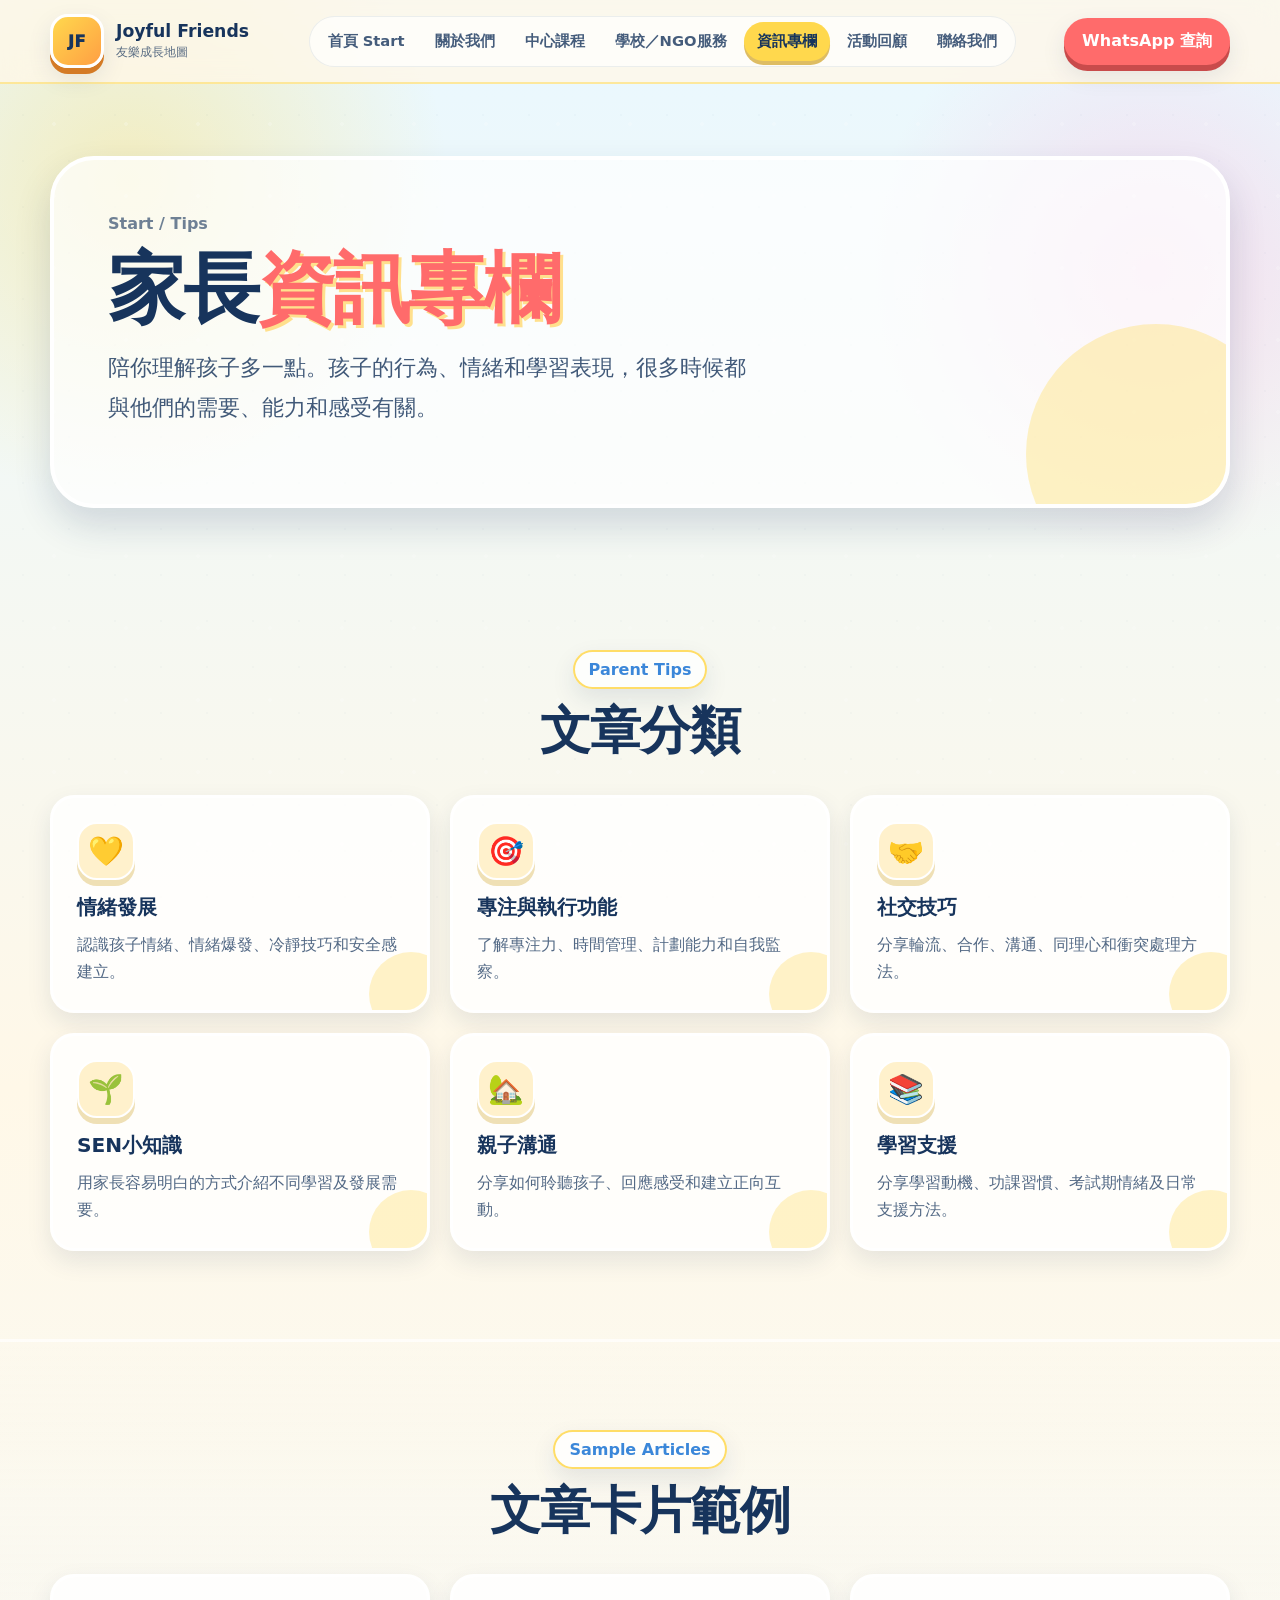
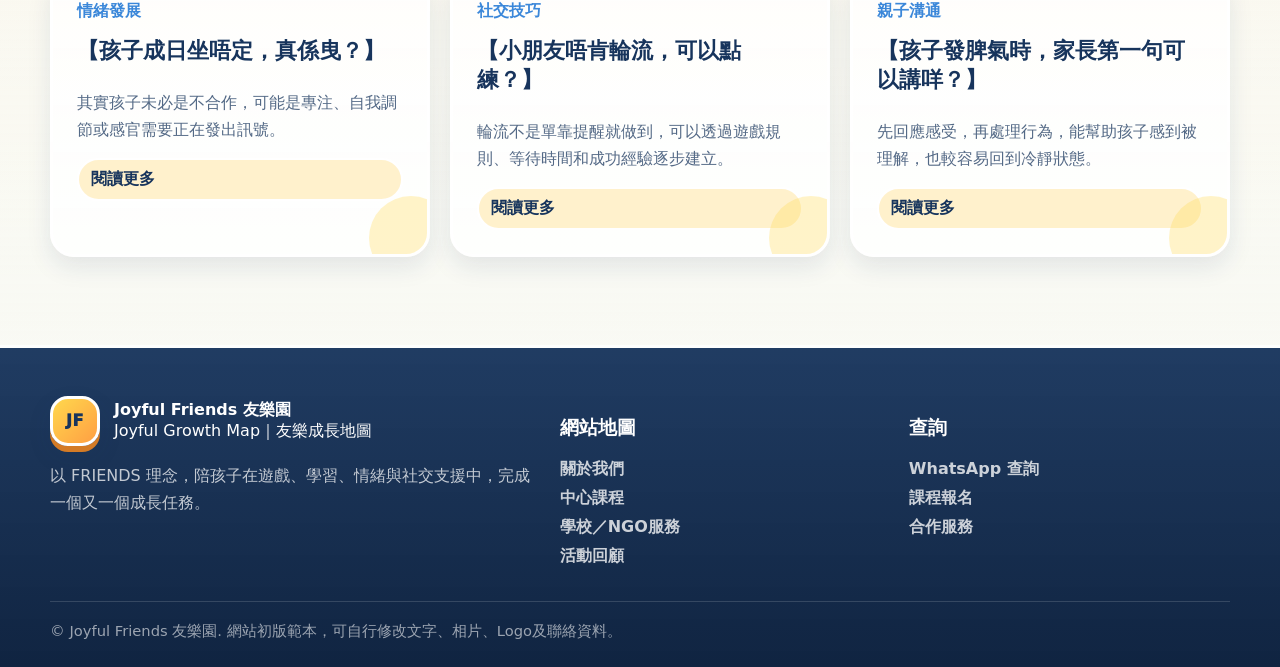
<file: tips.html>
<!doctype html>
<html lang="zh-Hant-HK">
<head>
  <meta charset="utf-8">
  <meta name="viewport" content="width=device-width, initial-scale=1">
  <title>資訊專欄｜Joyful Friends 友樂園</title>
  <meta name="description" content="Joyful Friends 友樂園｜以 FRIENDS 理念，陪孩子完成一個又一個成長任務。">
  <style>
:root {
  --sky: #8dd8ff;
  --sky-deep: #3b87d9;
  --navy: #17345c;
  --cream: #fff8e8;
  --cream-2: #fff1cc;
  --yellow: #ffd84d;
  --orange: #ff9f43;
  --coral: #ff6b6b;
  --green: #6bd072;
  --mint: #b8f4d1;
  --blue: #4ca7ff;
  --purple: #9d7dff;
  --pink: #ff9ed1;
  --brown: #7a4b24;
  --white: #ffffff;
  --shadow: 0 18px 36px rgba(23, 52, 92, .16);
  --soft-shadow: 0 10px 24px rgba(23, 52, 92, .10);
  --radius-xl: 32px;
  --radius-lg: 24px;
  --radius-md: 18px;
  --radius-sm: 12px;
  --max: 1180px;
}

* { box-sizing: border-box; }
html { scroll-behavior: smooth; }
body {
  margin: 0;
  font-family: "PingFang HK", "PingFang TC", "Microsoft JhengHei", "Noto Sans TC", system-ui, -apple-system, BlinkMacSystemFont, sans-serif;
  color: var(--navy);
  background:
    radial-gradient(circle at 10% 8%, rgba(255, 216, 77, .35), transparent 20rem),
    radial-gradient(circle at 90% 12%, rgba(255, 158, 209, .30), transparent 18rem),
    linear-gradient(180deg, #e9f8ff 0%, #fff8e8 48%, #f4fbff 100%);
  min-height: 100vh;
  overflow-x: hidden;
}

body::before {
  content: "";
  position: fixed;
  inset: 0;
  pointer-events: none;
  background-image:
    radial-gradient(circle, rgba(23,52,92,.10) 1.5px, transparent 1.5px),
    radial-gradient(circle, rgba(255,255,255,.9) 2px, transparent 2px);
  background-size: 46px 46px, 72px 72px;
  background-position: 0 0, 18px 16px;
  opacity: .22;
  z-index: -2;
}

a { color: inherit; text-decoration: none; }
img { max-width: 100%; display: block; }
button, input, textarea { font: inherit; }

.container {
  width: min(calc(100% - 32px), var(--max));
  margin: 0 auto;
}

.skip-link {
  position: absolute;
  left: -999px;
  top: 12px;
  background: var(--navy);
  color: white;
  padding: 10px 14px;
  border-radius: 10px;
  z-index: 200;
}
.skip-link:focus { left: 12px; }

.site-header {
  position: sticky;
  top: 0;
  z-index: 100;
  padding: 14px 0;
  backdrop-filter: blur(14px);
  background: rgba(255, 248, 232, .78);
  border-bottom: 2px solid rgba(255, 216, 77, .50);
}

.nav-wrap {
  display: flex;
  align-items: center;
  justify-content: space-between;
  gap: 18px;
}

.brand {
  display: flex;
  align-items: center;
  gap: 12px;
  min-width: 210px;
}
.logo-mark {
  width: 54px;
  height: 54px;
  border-radius: 18px;
  display: grid;
  place-items: center;
  background: linear-gradient(135deg, var(--yellow), var(--orange));
  color: var(--navy);
  box-shadow: 0 6px 0 #d47b26, var(--soft-shadow);
  border: 3px solid #fff;
  font-weight: 1000;
  letter-spacing: .5px;
}
.logo-text strong { display: block; font-size: 1.08rem; line-height: 1.1; }
.logo-text span { display: block; font-size: .78rem; color: rgba(23,52,92,.72); margin-top: 3px; }

.main-nav {
  display: flex;
  align-items: center;
  gap: 4px;
  padding: 6px;
  border-radius: 999px;
  background: rgba(255,255,255,.68);
  box-shadow: inset 0 0 0 1px rgba(23,52,92,.08);
}
.main-nav a {
  padding: 10px 13px;
  border-radius: 999px;
  font-weight: 800;
  font-size: .92rem;
  color: rgba(23,52,92,.80);
  transition: transform .2s ease, background .2s ease, color .2s ease;
  white-space: nowrap;
}
.main-nav a:hover { transform: translateY(-2px); background: rgba(255,216,77,.35); }
.main-nav a.active { color: var(--navy); background: var(--yellow); box-shadow: 0 4px 0 rgba(205, 154, 19, .65); }

.nav-actions { display: flex; align-items: center; gap: 10px; }
.btn,
.inline-link {
  display: inline-flex;
  align-items: center;
  justify-content: center;
  gap: 8px;
  padding: 13px 18px;
  border-radius: 999px;
  font-weight: 900;
  border: 0;
  cursor: pointer;
  transition: transform .2s ease, box-shadow .2s ease, filter .2s ease;
}
.btn:hover, .inline-link:hover { transform: translateY(-3px); filter: brightness(1.03); }
.btn-primary { background: var(--coral); color: white; box-shadow: 0 6px 0 #c84b4b, var(--soft-shadow); }
.btn-secondary { background: var(--yellow); color: var(--navy); box-shadow: 0 6px 0 #cfa52d, var(--soft-shadow); }
.btn-green { background: var(--green); color: var(--navy); box-shadow: 0 6px 0 #43a84d, var(--soft-shadow); }
.btn-ghost { background: white; color: var(--navy); border: 2px solid rgba(23,52,92,.12); box-shadow: var(--soft-shadow); }
.menu-toggle {
  display: none;
  width: 46px;
  height: 46px;
  border-radius: 14px;
  border: 0;
  background: var(--white);
  box-shadow: var(--soft-shadow);
  font-size: 1.25rem;
}

main { overflow: hidden; }
.section { padding: 88px 0; position: relative; }
.section-tight { padding: 58px 0; }

.eyebrow {
  display: inline-flex;
  align-items: center;
  gap: 8px;
  padding: 8px 14px;
  border-radius: 999px;
  background: rgba(255,255,255,.78);
  border: 2px solid rgba(255,216,77,.85);
  box-shadow: var(--soft-shadow);
  font-weight: 900;
  color: var(--sky-deep);
}

.hero {
  padding: 86px 0 70px;
  min-height: 720px;
  display: flex;
  align-items: center;
}
.hero-grid {
  display: grid;
  grid-template-columns: 1.02fr .98fr;
  align-items: center;
  gap: 46px;
}
.hero h1,
.page-hero h1 {
  margin: 18px 0 18px;
  font-size: clamp(2.5rem, 6vw, 5.3rem);
  line-height: .98;
  letter-spacing: -2px;
}
.hero h1 .highlight,
.page-hero h1 .highlight { color: var(--coral); text-shadow: 3px 3px 0 #ffe08d; }
.hero-lead,
.page-lead {
  font-size: clamp(1.08rem, 2vw, 1.36rem);
  line-height: 1.85;
  color: rgba(23,52,92,.82);
  max-width: 650px;
}
.hero-buttons { display: flex; flex-wrap: wrap; gap: 14px; margin-top: 30px; }
.hero-stats {
  display: grid;
  grid-template-columns: repeat(3, 1fr);
  gap: 12px;
  margin-top: 30px;
  max-width: 620px;
}
.stat-card {
  background: rgba(255,255,255,.76);
  border: 2px solid rgba(255,255,255,.9);
  border-radius: 22px;
  padding: 16px;
  box-shadow: var(--soft-shadow);
}
.stat-card strong { display: block; font-size: 1.35rem; }
.stat-card span { font-weight: 800; color: rgba(23,52,92,.68); font-size: .86rem; }

.map-stage {
  position: relative;
  min-height: 555px;
  border-radius: 42px;
  background:
    radial-gradient(circle at 28% 20%, rgba(255,255,255,.9), transparent 6rem),
    radial-gradient(circle at 70% 18%, rgba(255,216,77,.65), transparent 7rem),
    linear-gradient(180deg, #aee8ff 0%, #d7f7ff 48%, #b9efb5 48%, #9bdc84 100%);
  box-shadow: var(--shadow);
  border: 5px solid #fff;
  overflow: hidden;
}
.map-stage::before {
  content: "";
  position: absolute;
  left: -10%;
  right: -10%;
  bottom: -58px;
  height: 190px;
  border-radius: 50% 50% 0 0;
  background: linear-gradient(180deg, #9ade78, #65b95c);
  box-shadow: inset 0 18px 0 rgba(255,255,255,.18);
}
.map-path {
  position: absolute;
  inset: 0;
  background-image: url('../img/growth-map.svg');
  background-size: 92% auto;
  background-repeat: no-repeat;
  background-position: center 62%;
}
.cloud {
  position: absolute;
  background: white;
  border-radius: 999px;
  opacity: .88;
  box-shadow: 0 8px 0 rgba(255,255,255,.4);
}
.cloud::before, .cloud::after {
  content: "";
  position: absolute;
  background: white;
  border-radius: 50%;
}
.cloud-one { width: 124px; height: 42px; top: 56px; left: 48px; }
.cloud-one::before { width: 58px; height: 58px; left: 22px; top: -24px; }
.cloud-one::after { width: 46px; height: 46px; right: 22px; top: -16px; }
.cloud-two { width: 104px; height: 36px; top: 100px; right: 54px; }
.cloud-two::before { width: 50px; height: 50px; left: 16px; top: -20px; }
.cloud-two::after { width: 38px; height: 38px; right: 18px; top: -13px; }
.float-star { position: absolute; font-size: 2.2rem; filter: drop-shadow(0 4px 0 rgba(23,52,92,.12)); animation: floaty 4s ease-in-out infinite; }
.star-a { top: 46px; right: 174px; }
.star-b { bottom: 128px; left: 36px; animation-delay: -1s; }
.star-c { bottom: 220px; right: 44px; animation-delay: -2s; }
@keyframes floaty { 0%,100%{ transform: translateY(0) rotate(-4deg);} 50%{ transform: translateY(-12px) rotate(4deg);} }

.level-pin {
  position: absolute;
  width: 112px;
  padding: 12px 10px;
  text-align: center;
  background: white;
  border: 3px solid var(--navy);
  border-radius: 20px;
  box-shadow: 0 8px 0 rgba(23,52,92,.20);
  font-weight: 1000;
  transform: rotate(-3deg);
}
.level-pin span { display: block; font-size: 1.55rem; }
.level-pin small { display: block; color: rgba(23,52,92,.70); }
.pin-1 { left: 72px; bottom: 124px; background: #fff2f2; }
.pin-2 { left: 222px; top: 188px; background: #fff7c7; transform: rotate(4deg); }
.pin-3 { right: 186px; bottom: 158px; background: #e7fff0; transform: rotate(2deg); }
.pin-4 { right: 64px; top: 168px; background: #edf4ff; transform: rotate(-5deg); }
.character {
  position: absolute;
  left: 40px;
  bottom: 54px;
  width: 88px;
  height: 88px;
  border-radius: 50% 50% 42% 42%;
  background: linear-gradient(180deg, #ffdca5, #ffb367);
  border: 4px solid #fff;
  box-shadow: 0 10px 0 rgba(23,52,92,.18);
}
.character::before {
  content: "😊";
  position: absolute;
  font-size: 2.3rem;
  left: 18px;
  top: 14px;
}
.flag-finish {
  position: absolute;
  right: 78px;
  bottom: 70px;
  width: 86px;
  height: 136px;
}
.flag-finish::before {
  content: "";
  position: absolute;
  left: 12px;
  top: 0;
  width: 8px;
  height: 132px;
  background: var(--navy);
  border-radius: 999px;
}
.flag-finish::after {
  content: "GOAL";
  position: absolute;
  left: 20px;
  top: 8px;
  width: 64px;
  height: 42px;
  background: var(--coral);
  color: white;
  display: grid;
  place-items: center;
  font-weight: 1000;
  border-radius: 0 12px 12px 0;
  box-shadow: 0 5px 0 #c84b4b;
}

.section-head {
  text-align: center;
  max-width: 780px;
  margin: 0 auto 36px;
}
.section-head.left { text-align: left; margin-left: 0; }
.section-head h2 {
  margin: 14px 0 12px;
  font-size: clamp(2rem, 4vw, 3.35rem);
  line-height: 1.08;
  letter-spacing: -1px;
}
.section-head p {
  margin: 0;
  font-size: 1.08rem;
  line-height: 1.8;
  color: rgba(23,52,92,.76);
}

.grid-4, .grid-3, .grid-2, .grid-6 {
  display: grid;
  gap: 20px;
}
.grid-4 { grid-template-columns: repeat(4, 1fr); }
.grid-3 { grid-template-columns: repeat(3, 1fr); }
.grid-2 { grid-template-columns: repeat(2, 1fr); }
.grid-6 { grid-template-columns: repeat(6, 1fr); }

.card {
  background: rgba(255,255,255,.82);
  border: 3px solid #fff;
  border-radius: var(--radius-lg);
  padding: 24px;
  box-shadow: var(--soft-shadow);
  position: relative;
  overflow: hidden;
}
.card::after {
  content: "";
  position: absolute;
  width: 84px;
  height: 84px;
  right: -26px;
  bottom: -26px;
  border-radius: 50%;
  background: rgba(255,216,77,.30);
}
.card h3 { margin: 0 0 10px; font-size: 1.26rem; }
.card p { margin: 0; color: rgba(23,52,92,.74); line-height: 1.72; }
.icon-bubble {
  width: 58px;
  height: 58px;
  border-radius: 20px;
  display: grid;
  place-items: center;
  margin-bottom: 14px;
  font-size: 1.8rem;
  background: var(--cream-2);
  box-shadow: 0 6px 0 rgba(207,165,45,.34);
  border: 2px solid #fff;
}
.level-card { border-color: rgba(255,255,255,.9); min-height: 260px; }
.level-card .level-label {
  display: inline-flex;
  padding: 6px 11px;
  border-radius: 999px;
  background: var(--navy);
  color: white;
  font-size: .82rem;
  font-weight: 900;
  margin-bottom: 12px;
}
.level-card:nth-child(1) { background: linear-gradient(180deg, #fff, #fff2f2); }
.level-card:nth-child(2) { background: linear-gradient(180deg, #fff, #fff8d7); }
.level-card:nth-child(3) { background: linear-gradient(180deg, #fff, #eafff1); }
.level-card:nth-child(4) { background: linear-gradient(180deg, #fff, #eff6ff); }

.route-card {
  min-height: 330px;
  padding: 28px;
  display: flex;
  flex-direction: column;
  justify-content: space-between;
  background: linear-gradient(180deg, rgba(255,255,255,.92), rgba(255,248,232,.86));
}
.route-top { display: flex; align-items: flex-start; justify-content: space-between; gap: 14px; }
.route-badge {
  display: inline-flex;
  padding: 7px 12px;
  border-radius: 999px;
  font-weight: 900;
  background: var(--mint);
  color: var(--navy);
}
.route-emoji { font-size: 3rem; filter: drop-shadow(0 5px 0 rgba(23,52,92,.10)); }
.route-card h3 { font-size: 1.7rem; margin: 20px 0 12px; }
.route-card p { margin-bottom: 20px; }
.route-card .inline-link { align-self: flex-start; background: var(--navy); color: white; padding: 10px 14px; }

.badge-wall {
  display: grid;
  grid-template-columns: repeat(7, 1fr);
  gap: 14px;
  align-items: stretch;
}
.friend-badge {
  background: white;
  border: 3px solid #fff;
  border-radius: 26px;
  padding: 16px 12px;
  text-align: center;
  box-shadow: 0 8px 0 rgba(23,52,92,.10), var(--soft-shadow);
  transition: transform .2s ease;
}
.friend-badge:hover { transform: translateY(-6px) rotate(-1deg); }
.friend-letter {
  width: 58px;
  height: 58px;
  border-radius: 20px;
  display: grid;
  place-items: center;
  margin: 0 auto 10px;
  color: white;
  font-size: 1.9rem;
  font-weight: 1000;
  box-shadow: 0 6px 0 rgba(23,52,92,.18);
}
.friend-badge:nth-child(1) .friend-letter { background: var(--coral); }
.friend-badge:nth-child(2) .friend-letter { background: var(--orange); }
.friend-badge:nth-child(3) .friend-letter { background: var(--yellow); color: var(--navy); }
.friend-badge:nth-child(4) .friend-letter { background: var(--green); }
.friend-badge:nth-child(5) .friend-letter { background: var(--blue); }
.friend-badge:nth-child(6) .friend-letter { background: var(--purple); }
.friend-badge:nth-child(7) .friend-letter { background: var(--pink); }
.friend-badge strong { display: block; font-size: .98rem; line-height: 1.25; }
.friend-badge span { display: block; margin-top: 5px; color: rgba(23,52,92,.65); font-weight: 800; font-size: .82rem; }

.feature-band {
  background:
    linear-gradient(135deg, rgba(255,216,77,.25), rgba(141,216,255,.24)),
    rgba(255,255,255,.70);
  border-top: 3px solid rgba(255,255,255,.7);
  border-bottom: 3px solid rgba(255,255,255,.7);
}

.course-card {
  min-height: 312px;
  display: flex;
  flex-direction: column;
  justify-content: space-between;
}
.course-tag {
  display: inline-flex;
  width: fit-content;
  padding: 7px 12px;
  border-radius: 999px;
  background: rgba(76,167,255,.14);
  color: var(--sky-deep);
  font-weight: 900;
  font-size: .86rem;
  margin-bottom: 12px;
}
.course-card h3 { font-size: 1.38rem; }
.card-actions { display: flex; flex-wrap: wrap; gap: 10px; margin-top: 20px; }
.small-btn {
  display: inline-flex;
  padding: 9px 12px;
  border-radius: 999px;
  font-weight: 900;
  background: var(--cream-2);
  border: 2px solid white;
}

.upgrade-list {
  display: grid;
  grid-template-columns: repeat(4, 1fr);
  gap: 18px;
}
.upgrade-item {
  background: white;
  border: 3px solid rgba(255,255,255,.85);
  border-radius: 28px;
  padding: 24px;
  box-shadow: var(--soft-shadow);
}
.upgrade-item strong { display: block; font-size: 1.24rem; margin-bottom: 8px; }
.upgrade-item p { margin: 0; line-height: 1.7; color: rgba(23,52,92,.72); }

.gallery-strip {
  display: grid;
  grid-template-columns: repeat(3, 1fr);
  gap: 20px;
}
.memory-card {
  background: white;
  border-radius: 30px;
  overflow: hidden;
  box-shadow: var(--soft-shadow);
  border: 3px solid #fff;
}
.memory-visual {
  height: 190px;
  display: grid;
  place-items: center;
  font-size: 4rem;
  background:
    radial-gradient(circle at 20% 20%, rgba(255,255,255,.9), transparent 4rem),
    linear-gradient(135deg, #ffe08d, #9ee7ff);
}
.memory-card:nth-child(2) .memory-visual { background: linear-gradient(135deg, #ffb5d9, #ffe7a8); }
.memory-card:nth-child(3) .memory-visual { background: linear-gradient(135deg, #b9f5c8, #b7d9ff); }
.memory-content { padding: 22px; }
.memory-content h3 { margin: 0 0 8px; }
.memory-content p { margin: 0; line-height: 1.7; color: rgba(23,52,92,.72); }

.cta-box {
  position: relative;
  padding: 48px;
  border-radius: 42px;
  background:
    radial-gradient(circle at 10% 20%, rgba(255,255,255,.85), transparent 8rem),
    linear-gradient(135deg, var(--navy), #2767b0);
  color: white;
  box-shadow: var(--shadow);
  overflow: hidden;
}
.cta-box::after {
  content: "⭐ 🚀 🎮 🌈";
  position: absolute;
  right: 34px;
  top: 30px;
  font-size: 3rem;
  opacity: .28;
}
.cta-box h2 { margin: 0 0 14px; font-size: clamp(2rem, 4vw, 3.35rem); }
.cta-box p { color: rgba(255,255,255,.86); max-width: 740px; line-height: 1.8; font-size: 1.08rem; }
.cta-box .btn { margin-top: 10px; }

.page-hero {
  padding: 72px 0 54px;
  position: relative;
}
.page-hero-card {
  border-radius: 44px;
  padding: 54px;
  background: rgba(255,255,255,.70);
  border: 4px solid #fff;
  box-shadow: var(--shadow);
  position: relative;
  overflow: hidden;
}
.page-hero-card::after {
  content: "";
  position: absolute;
  right: -60px;
  bottom: -80px;
  width: 260px;
  height: 260px;
  border-radius: 50%;
  background: rgba(255,216,77,.32);
}
.breadcrumb { font-weight: 900; color: rgba(23,52,92,.62); }

.two-col {
  display: grid;
  grid-template-columns: .88fr 1.12fr;
  gap: 34px;
  align-items: start;
}
.note-card {
  background: var(--navy);
  color: white;
  border-radius: 34px;
  padding: 32px;
  box-shadow: var(--shadow);
  position: sticky;
  top: 104px;
}
.note-card h3 { margin-top: 0; font-size: 1.7rem; }
.note-card p { line-height: 1.8; color: rgba(255,255,255,.84); }

.long-card {
  background: rgba(255,255,255,.84);
  border: 3px solid white;
  border-radius: 30px;
  padding: 28px;
  box-shadow: var(--soft-shadow);
  margin-bottom: 18px;
}
.long-card h3 { margin: 0 0 10px; font-size: 1.42rem; }
.long-card p { margin: 0; line-height: 1.78; color: rgba(23,52,92,.73); }

.pill-list { display: flex; flex-wrap: wrap; gap: 10px; margin-top: 18px; }
.pill {
  display: inline-flex;
  padding: 9px 13px;
  border-radius: 999px;
  background: white;
  border: 2px solid rgba(23,52,92,.09);
  box-shadow: 0 4px 0 rgba(23,52,92,.06);
  font-weight: 900;
}

.service-card { min-height: 258px; }
.service-card h3 span { display: block; font-size: .86rem; color: rgba(23,52,92,.58); margin-top: 4px; }
.topic-card { min-height: 232px; }

.mission-path {
  display: grid;
  grid-template-columns: repeat(4, 1fr);
  gap: 14px;
  position: relative;
}
.path-step {
  position: relative;
  background: white;
  border: 3px solid #fff;
  border-radius: 28px;
  padding: 24px;
  box-shadow: var(--soft-shadow);
}
.path-number {
  width: 48px;
  height: 48px;
  border-radius: 16px;
  display: grid;
  place-items: center;
  background: var(--yellow);
  color: var(--navy);
  font-weight: 1000;
  font-size: 1.3rem;
  box-shadow: 0 6px 0 #cfa52d;
  margin-bottom: 14px;
}
.path-step h3 { margin: 0 0 8px; }
.path-step p { margin: 0; color: rgba(23,52,92,.72); line-height: 1.7; }

.article-card { display: flex; flex-direction: column; gap: 14px; }
.article-meta { font-weight: 900; color: var(--sky-deep); }
.article-card h3 { font-size: 1.35rem; }

.contact-grid {
  display: grid;
  grid-template-columns: .9fr 1.1fr;
  gap: 26px;
}
.contact-card {
  background: white;
  border: 3px solid #fff;
  border-radius: 32px;
  padding: 28px;
  box-shadow: var(--soft-shadow);
}
.contact-row {
  display: grid;
  grid-template-columns: 112px 1fr;
  gap: 12px;
  padding: 14px 0;
  border-bottom: 1px dashed rgba(23,52,92,.16);
}
.contact-row:last-child { border-bottom: 0; }
.contact-row strong { color: rgba(23,52,92,.62); }
.form-preview {
  background: rgba(255,255,255,.84);
  border: 3px solid #fff;
  border-radius: 32px;
  padding: 28px;
  box-shadow: var(--soft-shadow);
}
.form-preview label { display: block; font-weight: 900; margin: 14px 0 8px; }
.form-preview input, .form-preview textarea, .form-preview select {
  width: 100%;
  border: 2px solid rgba(23,52,92,.12);
  border-radius: 16px;
  padding: 13px 14px;
  background: #fff;
  color: var(--navy);
}
.form-preview textarea { min-height: 120px; resize: vertical; }

.site-footer {
  padding: 48px 0 26px;
  background: linear-gradient(180deg, rgba(23,52,92,.96), #102441);
  color: white;
}
.footer-grid {
  display: grid;
  grid-template-columns: 1.2fr .8fr .8fr;
  gap: 28px;
  margin-bottom: 34px;
}
.footer-brand { display: flex; gap: 14px; align-items: center; margin-bottom: 14px; }
.footer-brand .logo-mark { width: 50px; height: 50px; }
.site-footer p { color: rgba(255,255,255,.74); line-height: 1.7; }
.footer-links { display: grid; gap: 8px; }
.footer-links a { color: rgba(255,255,255,.78); font-weight: 800; }
.footer-links a:hover { color: var(--yellow); }
.footer-bottom { border-top: 1px solid rgba(255,255,255,.14); padding-top: 20px; color: rgba(255,255,255,.58); font-size: .92rem; }

.reveal { opacity: 0; transform: translateY(18px); transition: opacity .6s ease, transform .6s ease; }
.reveal.is-visible { opacity: 1; transform: translateY(0); }

@media (max-width: 1080px) {
  .main-nav {
    position: fixed;
    inset: 84px 16px auto 16px;
    display: none;
    flex-direction: column;
    align-items: stretch;
    border-radius: 24px;
    padding: 14px;
    background: rgba(255,255,255,.96);
    box-shadow: var(--shadow);
  }
  .main-nav.open { display: flex; }
  .main-nav a { border-radius: 16px; padding: 14px; }
  .menu-toggle { display: grid; place-items: center; }
  .nav-actions .btn-primary { display: none; }
  .hero-grid, .two-col, .contact-grid { grid-template-columns: 1fr; }
  .map-stage { min-height: 500px; }
  .grid-4 { grid-template-columns: repeat(2, 1fr); }
  .grid-6 { grid-template-columns: repeat(3, 1fr); }
  .badge-wall { grid-template-columns: repeat(4, 1fr); }
  .upgrade-list { grid-template-columns: repeat(2, 1fr); }
  .mission-path { grid-template-columns: repeat(2, 1fr); }
  .note-card { position: static; }
}

@media (max-width: 760px) {
  .container { width: min(calc(100% - 24px), var(--max)); }
  .site-header { padding: 10px 0; }
  .brand { min-width: auto; }
  .logo-text span { display: none; }
  .hero { padding: 44px 0 42px; min-height: auto; }
  .hero h1, .page-hero h1 { letter-spacing: -1px; }
  .hero-stats, .grid-3, .grid-4, .grid-2, .grid-6, .badge-wall, .upgrade-list, .gallery-strip, .mission-path, .footer-grid { grid-template-columns: 1fr; }
  .section { padding: 58px 0; }
  .map-stage { min-height: 420px; border-radius: 30px; }
  .level-pin { width: 92px; font-size: .86rem; }
  .pin-2 { left: 150px; }
  .pin-3 { right: 112px; }
  .pin-4 { right: 24px; }
  .page-hero-card, .cta-box { padding: 30px 22px; border-radius: 30px; }
  .contact-row { grid-template-columns: 1fr; gap: 4px; }
  .hero-buttons .btn { width: 100%; }
}


/* Colour-safe patch: stronger Joyful Growth Map palette */
.hero { background: linear-gradient(135deg, rgba(141,216,255,.88), rgba(255,216,77,.58) 45%, rgba(255,158,209,.38)); }
.section:nth-of-type(odd) { background: linear-gradient(180deg, rgba(255,255,255,.0), rgba(255,248,232,.25)); }
.card, .memory-card, .friend-badge, .upgrade-item, .contact-card, .theme-card, .process-step { border: 3px solid rgba(255,255,255,.9); }
.friend-letter { background: linear-gradient(135deg, #ff6b6b, #ffd84d 55%, #4ca7ff); }
.level-card:nth-child(1) .icon-bubble { background: linear-gradient(135deg, #ffd84d, #ff9f43); }
.level-card:nth-child(2) .icon-bubble { background: linear-gradient(135deg, #4ca7ff, #9d7dff); }
.level-card:nth-child(3) .icon-bubble { background: linear-gradient(135deg, #6bd072, #b8f4d1); }
.level-card:nth-child(4) .icon-bubble { background: linear-gradient(135deg, #ff9ed1, #ff6b6b); }

  </style>
</head>
<body>
  <a class="skip-link" href="#main">跳到主要內容</a>
  <header class="site-header">
    <div class="container nav-wrap">
      <a class="brand" href="index.html" aria-label="Joyful Friends 友樂園首頁">
        <span class="logo-mark">JF</span>
        <span class="logo-text"><strong>Joyful Friends</strong><span>友樂成長地圖</span></span>
      </a>
      <nav class="main-nav" aria-label="主要選單">
        <a href="index.html" class="">首頁 Start</a>
<a href="about.html" class="">關於我們</a>
<a href="courses.html" class="">中心課程</a>
<a href="support.html" class="">學校／NGO服務</a>
<a href="tips.html" class="active">資訊專欄</a>
<a href="gallery.html" class="">活動回顧</a>
<a href="contact.html" class="">聯絡我們</a>
      </nav>
      <div class="nav-actions">
        <a class="btn btn-primary" href="contact.html">WhatsApp 查詢</a>
        <button class="menu-toggle" type="button" aria-label="開啟選單" aria-expanded="false">☰</button>
      </div>
    </div>
  </header>
  <main id="main">

    <section class="page-hero"><div class="container"><div class="page-hero-card reveal"><div class="breadcrumb">Start / Tips</div><h1>家長<span class="highlight">資訊專欄</span></h1><p class="page-lead">陪你理解孩子多一點。孩子的行為、情緒和學習表現，很多時候都與他們的需要、能力和感受有關。</p></div></div></section>
    <section class="section">
      <div class="container">
        <div class="section-head reveal"><span class="eyebrow">Parent Tips</span><h2>文章分類</h2></div>
        <div class="grid-3">
          <article class="card reveal"><div class="icon-bubble">💛</div><h3>情緒發展</h3><p>認識孩子情緒、情緒爆發、冷靜技巧和安全感建立。</p></article>
          <article class="card reveal"><div class="icon-bubble">🎯</div><h3>專注與執行功能</h3><p>了解專注力、時間管理、計劃能力和自我監察。</p></article>
          <article class="card reveal"><div class="icon-bubble">🤝</div><h3>社交技巧</h3><p>分享輪流、合作、溝通、同理心和衝突處理方法。</p></article>
          <article class="card reveal"><div class="icon-bubble">🌱</div><h3>SEN小知識</h3><p>用家長容易明白的方式介紹不同學習及發展需要。</p></article>
          <article class="card reveal"><div class="icon-bubble">🏡</div><h3>親子溝通</h3><p>分享如何聆聽孩子、回應感受和建立正向互動。</p></article>
          <article class="card reveal"><div class="icon-bubble">📚</div><h3>學習支援</h3><p>分享學習動機、功課習慣、考試期情緒及日常支援方法。</p></article>
        </div>
      </div>
    </section>
    <section class="section feature-band">
      <div class="container">
        <div class="section-head reveal"><span class="eyebrow">Sample Articles</span><h2>文章卡片範例</h2></div>
        <div class="grid-3">
          <article class="card article-card reveal"><span class="article-meta">情緒發展</span><h3>【孩子成日坐唔定，真係曳？】</h3><p>其實孩子未必是不合作，可能是專注、自我調節或感官需要正在發出訊號。</p><a class="small-btn" href="#">閱讀更多</a></article>
          <article class="card article-card reveal"><span class="article-meta">社交技巧</span><h3>【小朋友唔肯輪流，可以點練？】</h3><p>輪流不是單靠提醒就做到，可以透過遊戲規則、等待時間和成功經驗逐步建立。</p><a class="small-btn" href="#">閱讀更多</a></article>
          <article class="card article-card reveal"><span class="article-meta">親子溝通</span><h3>【孩子發脾氣時，家長第一句可以講咩？】</h3><p>先回應感受，再處理行為，能幫助孩子感到被理解，也較容易回到冷靜狀態。</p><a class="small-btn" href="#">閱讀更多</a></article>
        </div>
      </div>
    </section>

  </main>
  <footer class="site-footer">
    <div class="container">
      <div class="footer-grid">
        <div>
          <div class="footer-brand">
            <span class="logo-mark">JF</span>
            <div><strong>Joyful Friends 友樂園</strong><br><span>Joyful Growth Map｜友樂成長地圖</span></div>
          </div>
          <p>以 FRIENDS 理念，陪孩子在遊戲、學習、情緒與社交支援中，完成一個又一個成長任務。</p>
        </div>
        <div>
          <h3>網站地圖</h3>
          <div class="footer-links">
            <a href="about.html">關於我們</a>
            <a href="courses.html">中心課程</a>
            <a href="support.html">學校／NGO服務</a>
            <a href="gallery.html">活動回顧</a>
          </div>
        </div>
        <div>
          <h3>查詢</h3>
          <div class="footer-links">
            <a href="contact.html">WhatsApp 查詢</a>
            <a href="contact.html">課程報名</a>
            <a href="contact.html">合作服務</a>
          </div>
        </div>
      </div>
      <div class="footer-bottom">© Joyful Friends 友樂園. 網站初版範本，可自行修改文字、相片、Logo及聯絡資料。</div>
    </div>
  </footer>
  <script>
const menuToggle = document.querySelector('.menu-toggle');
const mainNav = document.querySelector('.main-nav');

if (menuToggle && mainNav) {
  menuToggle.addEventListener('click', () => {
    const isOpen = mainNav.classList.toggle('open');
    menuToggle.setAttribute('aria-expanded', String(isOpen));
    menuToggle.textContent = isOpen ? '✕' : '☰';
  });

  mainNav.querySelectorAll('a').forEach((link) => {
    link.addEventListener('click', () => {
      mainNav.classList.remove('open');
      menuToggle.setAttribute('aria-expanded', 'false');
      menuToggle.textContent = '☰';
    });
  });
}

const revealItems = document.querySelectorAll('.reveal');
const observer = new IntersectionObserver((entries) => {
  entries.forEach((entry) => {
    if (entry.isIntersecting) {
      entry.target.classList.add('is-visible');
      observer.unobserve(entry.target);
    }
  });
}, { threshold: 0.12 });

revealItems.forEach((item) => observer.observe(item));

  </script>
</body>
</html>
</file>
